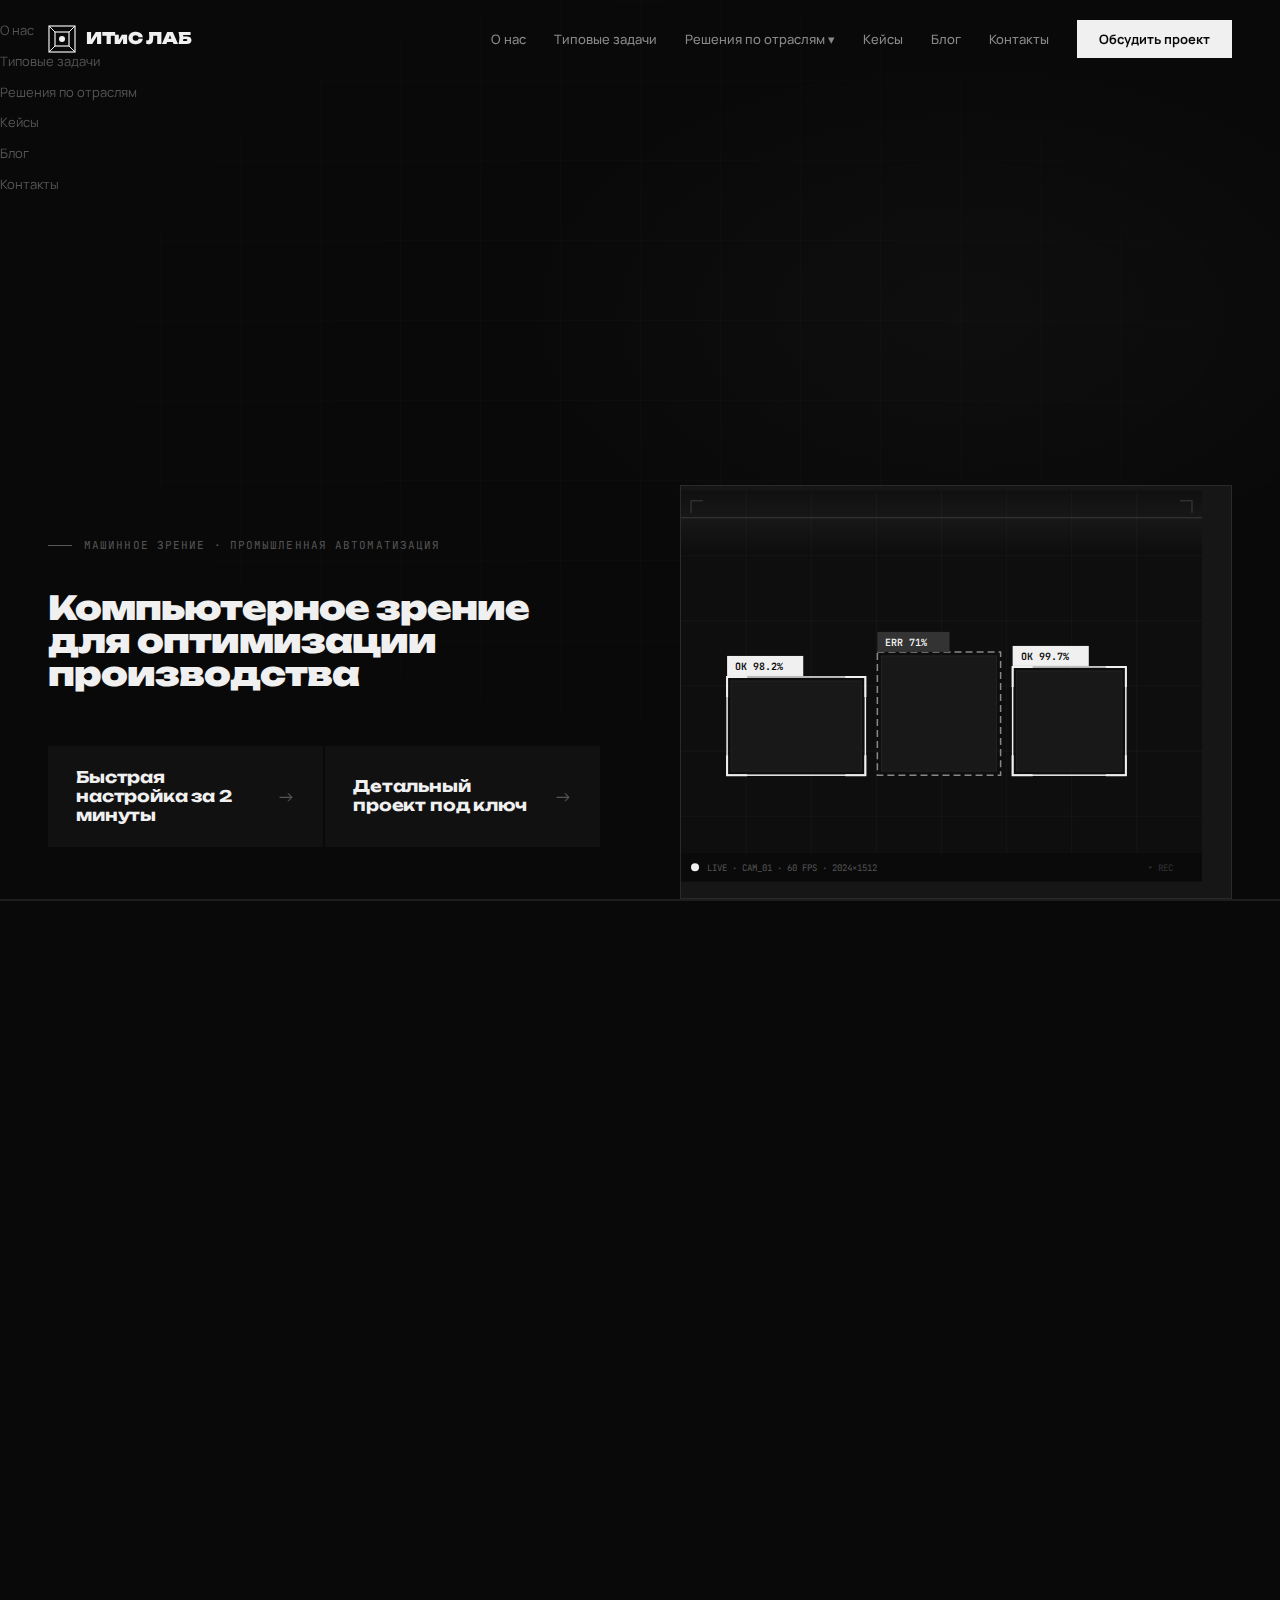
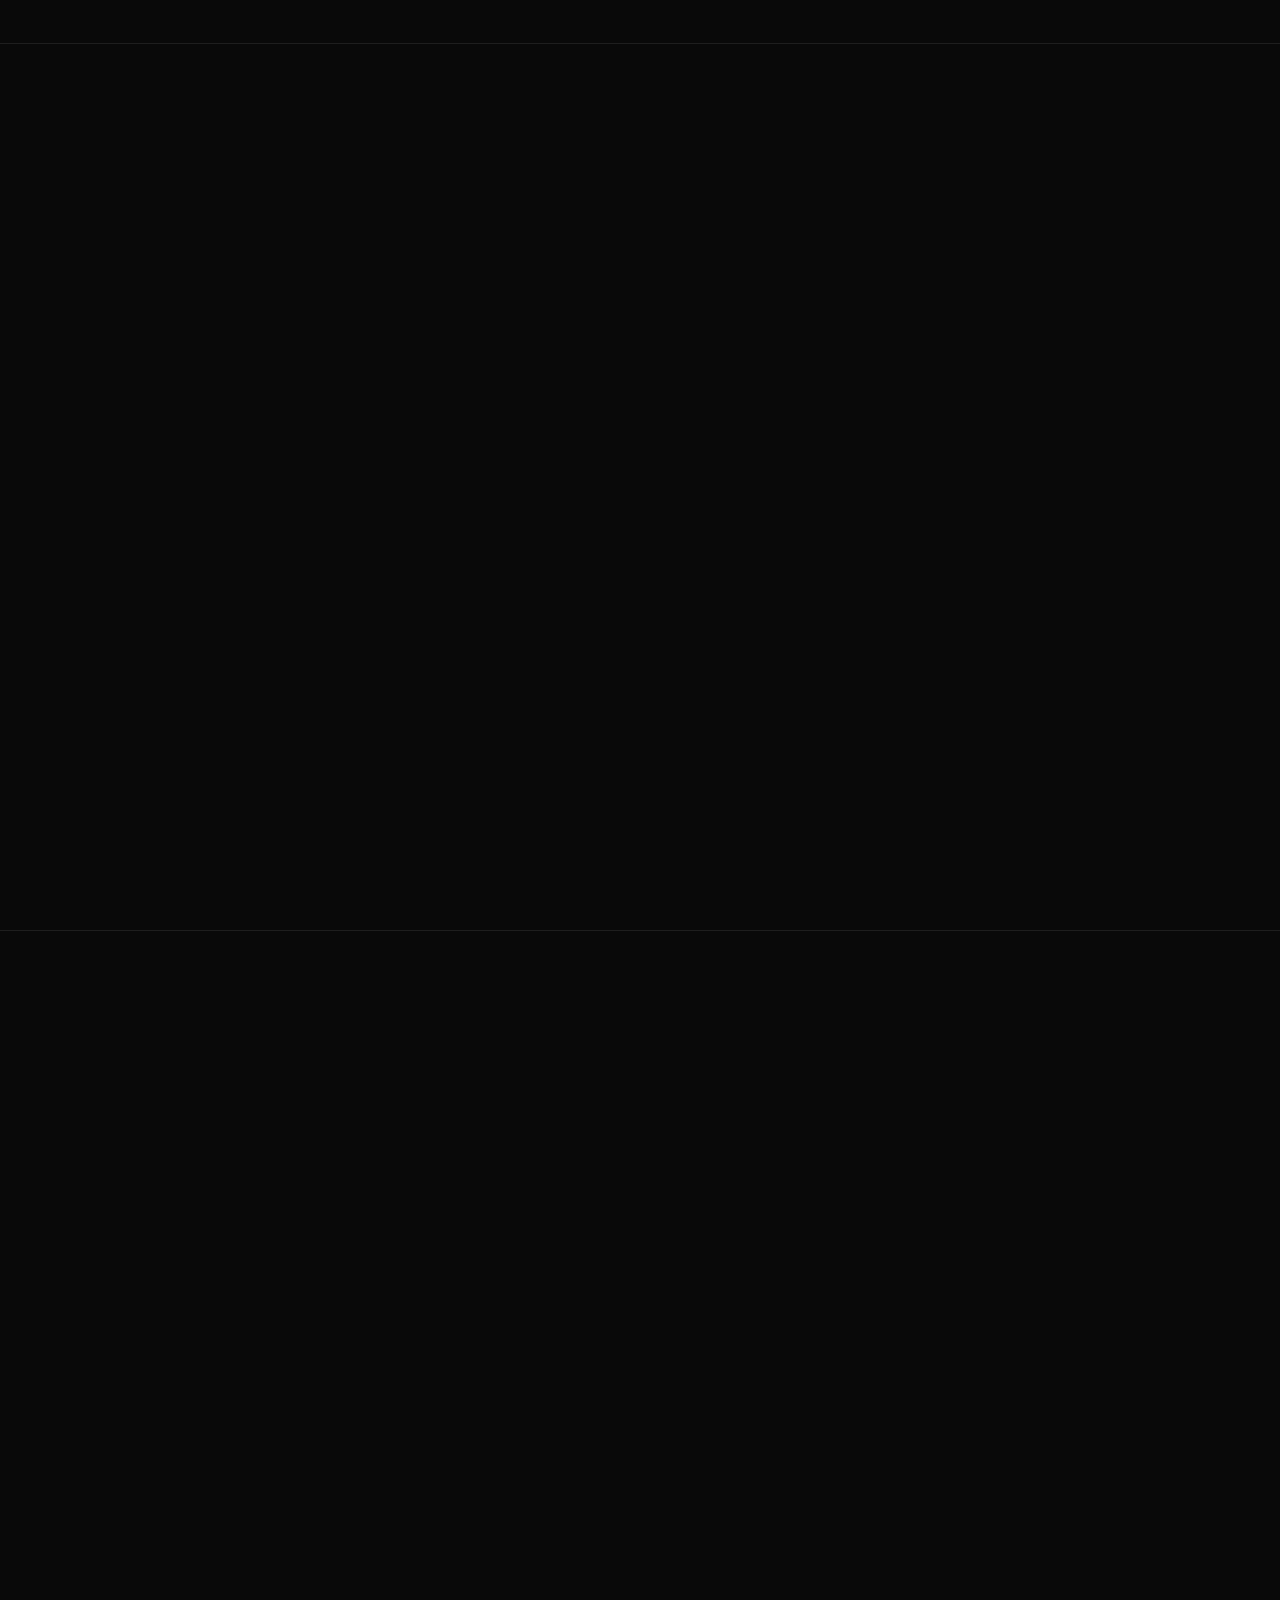
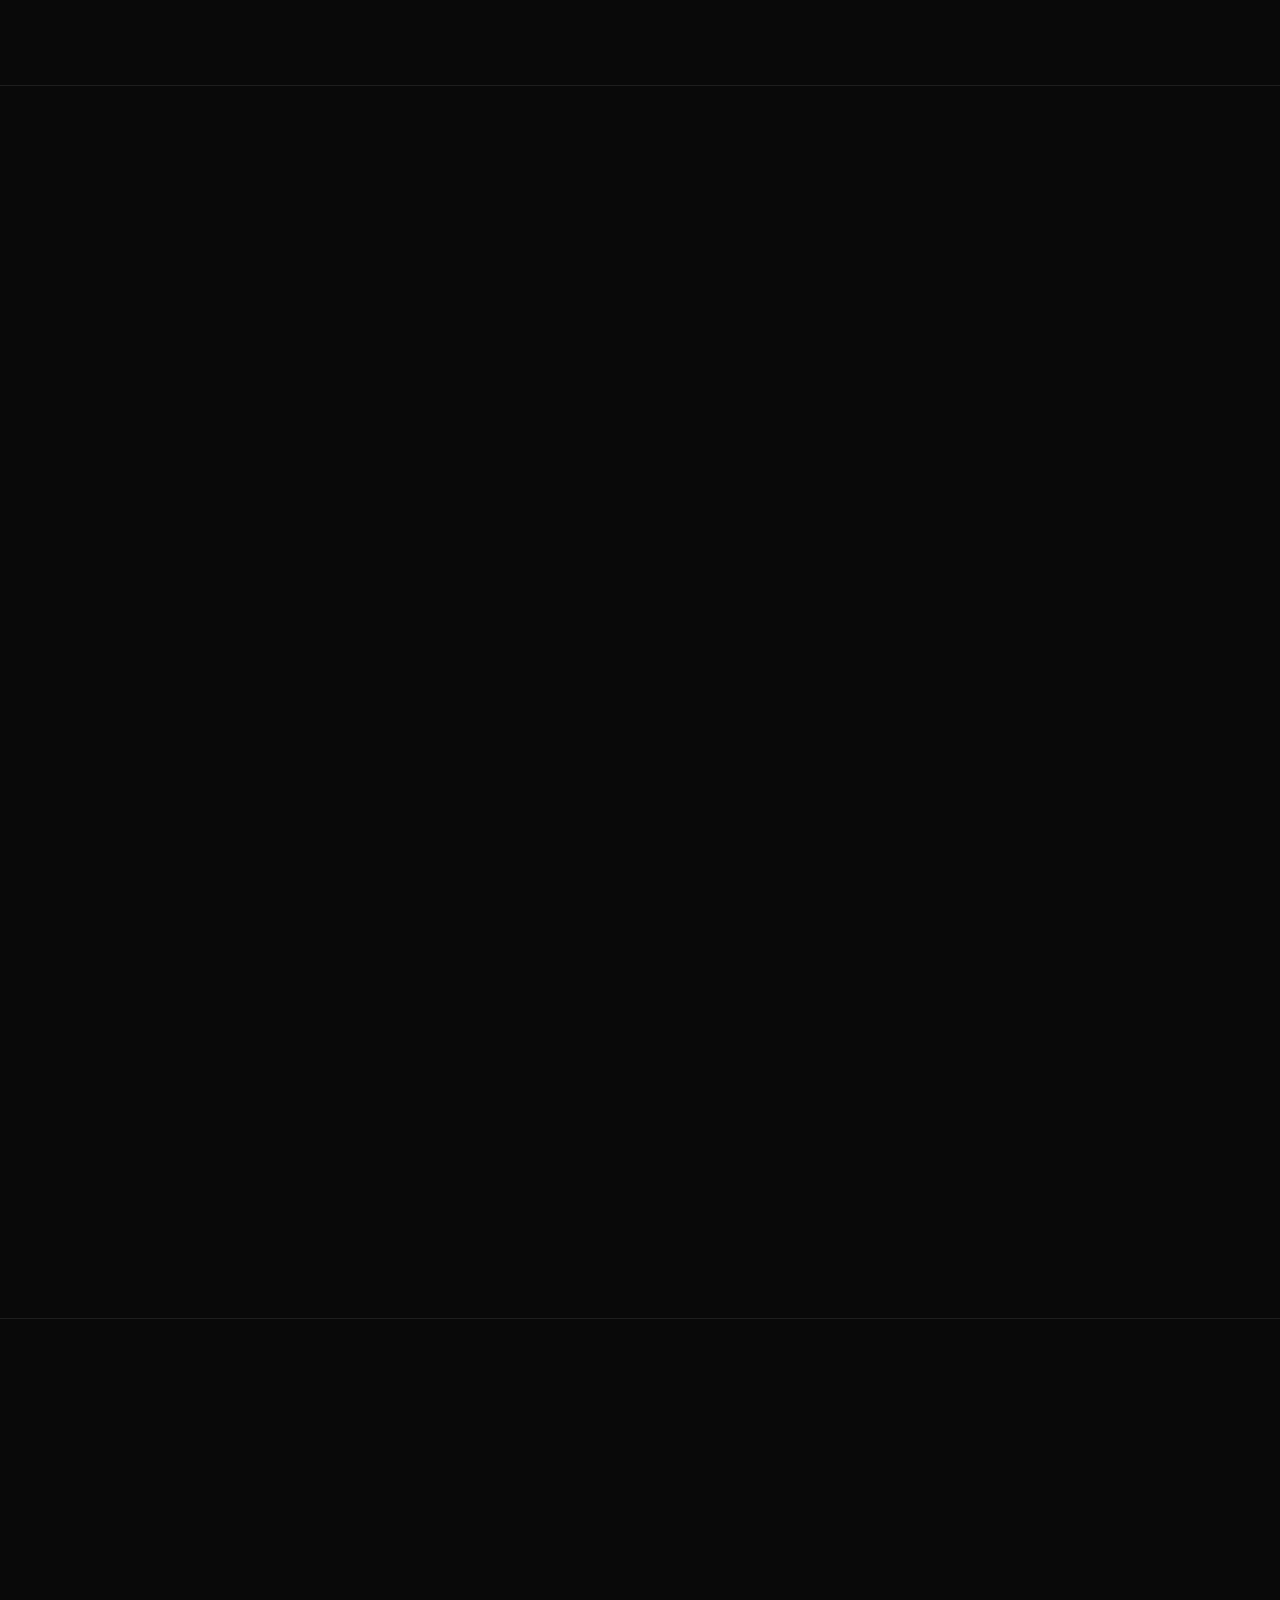
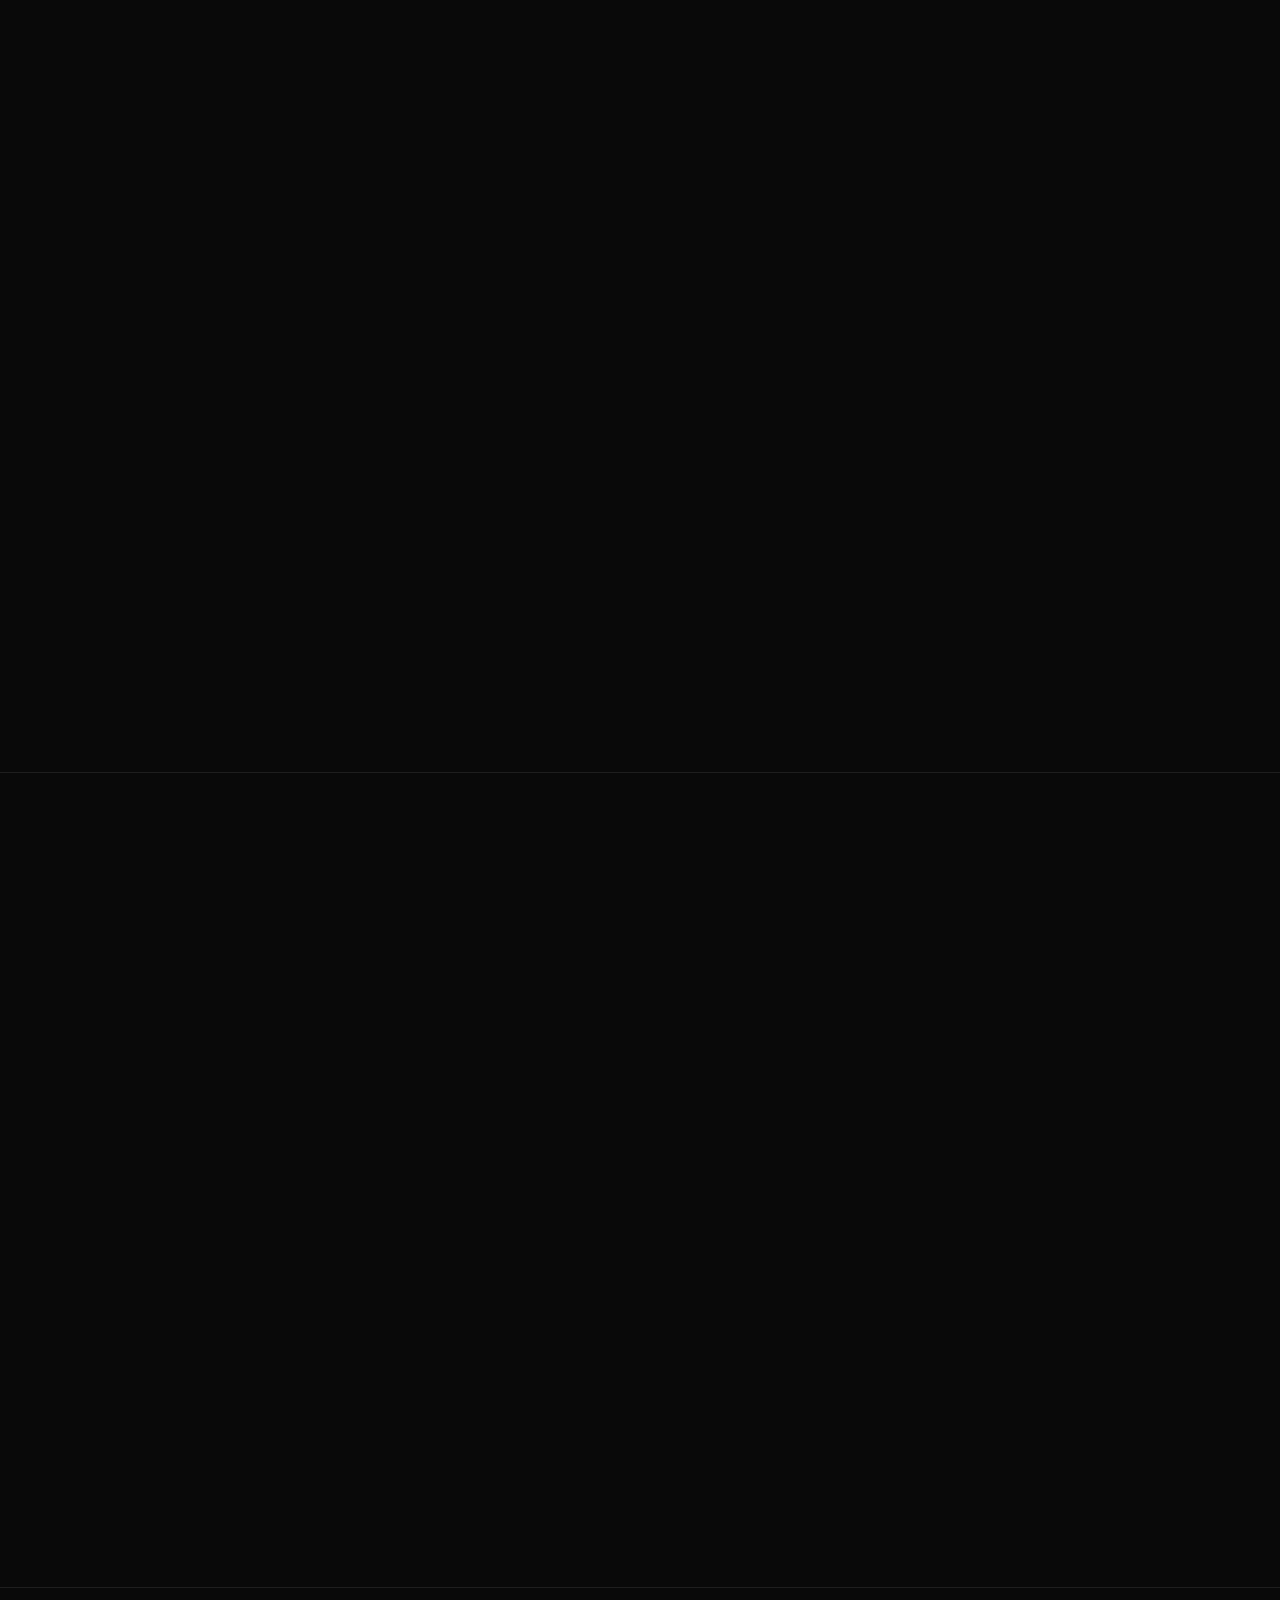
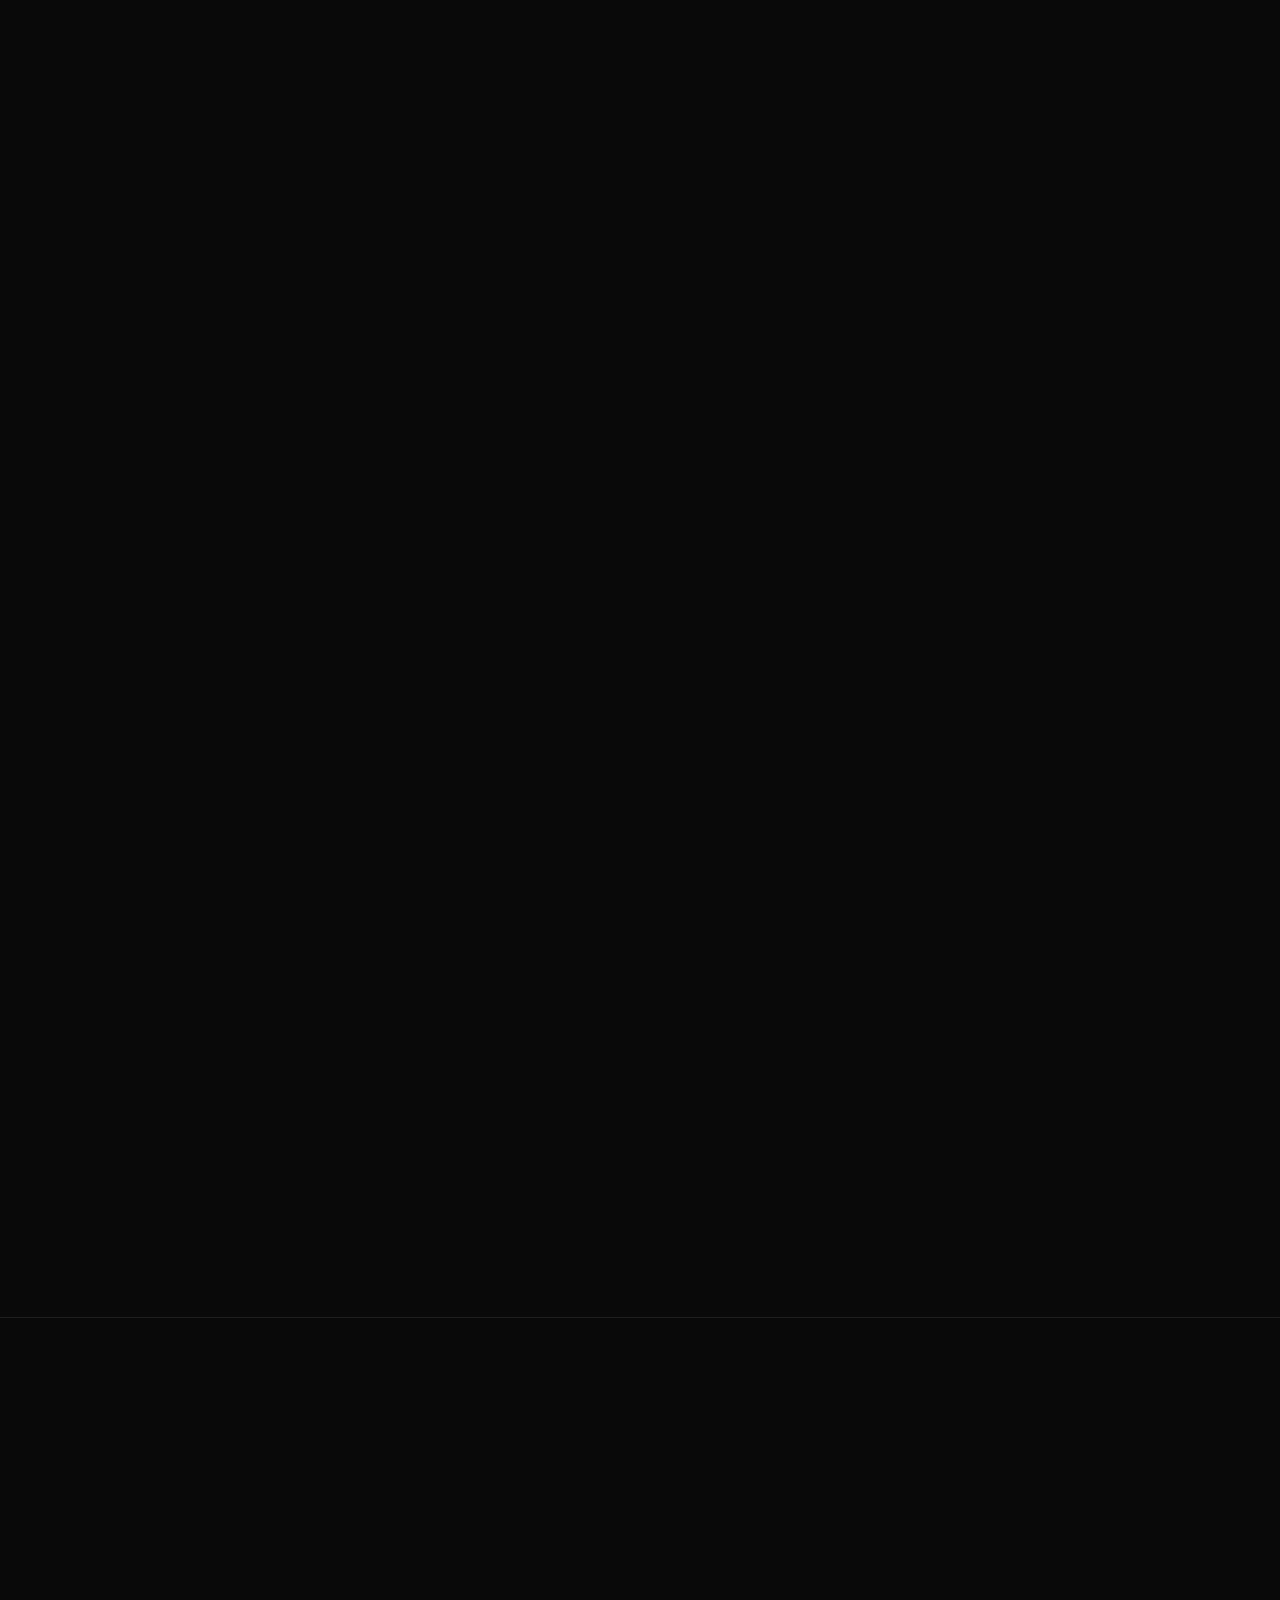
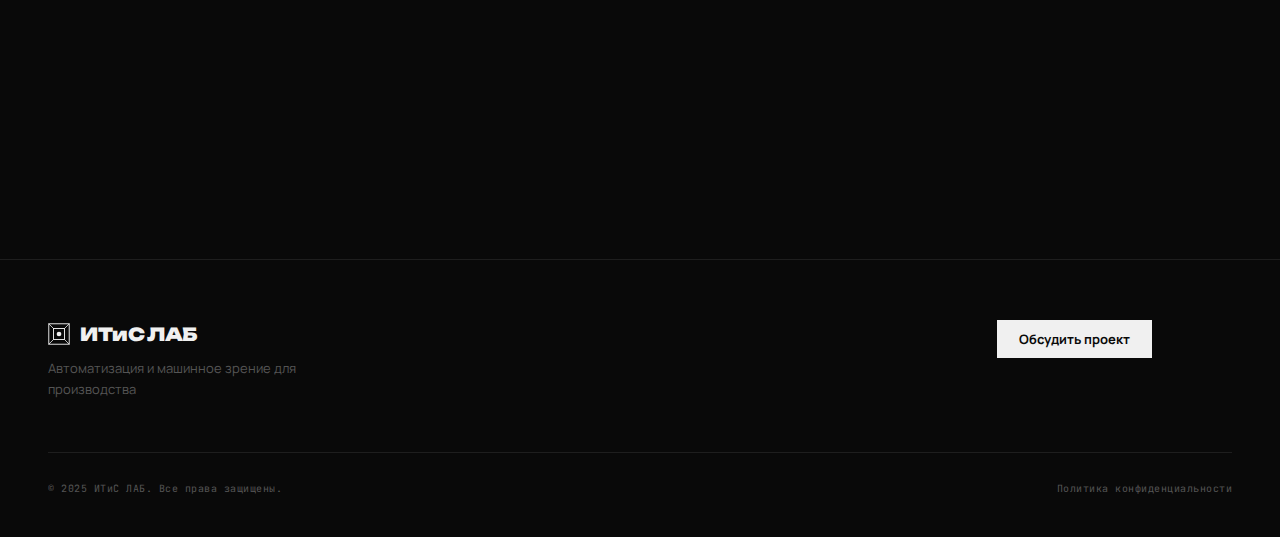
<file: index.html>
<!DOCTYPE html>
<html lang="ru">
<head>
  <meta charset="UTF-8">
  <meta name="viewport" content="width=device-width, initial-scale=1.0">
  <title>ИТиС ЛАБ — Автоматизация и машинное зрение</title>
  <meta name="description" content="ИТиС ЛАБ — системы машинного зрения и промышленной автоматизации. Контроль качества, логистика, производство. 100+ проектов, 18 отраслей.">
  <link rel="canonical" href="https://lab-itis.ru/">
  <meta property="og:title" content="ИТиС ЛАБ — Автоматизация и машинное зрение">
  <meta property="og:description" content="Системы машинного зрения для промышленности. 100+ проектов, 18 отраслей, 99% точность детекции.">
  <meta property="og:type" content="website">
  <meta property="og:url" content="https://lab-itis.ru/">
  <meta property="og:image" content="https://lab-itis.ru/assets/images/og-default.jpg">
  <meta name="twitter:card" content="summary_large_image">
  <link rel="preconnect" href="https://fonts.googleapis.com">
  <link rel="preconnect" href="https://fonts.gstatic.com" crossorigin>
  <link href="https://fonts.googleapis.com/css2?family=Unbounded:wght@700;900&family=Manrope:wght@400;500;600&family=JetBrains+Mono:wght@400;500&display=swap" rel="stylesheet">
  <link rel="stylesheet" href="css/style.css">
</head>
<body class="home-page">

<div id="nav-root"></div>
<div id="modals-root"></div>

<!-- ── HOME ── -->
<div>

  <!-- HERO -->
  <section class="hero">
    <div class="hero-bg"></div>
    <div class="hero-grid-bg"></div>
    <div class="wrap hero-inner">
      <div>
        <div class="hero-tag rv">Машинное зрение · Промышленная автоматизация</div>
        <h1 class="rv d1" style="font-size:33px">Компьютерное зрение для оптимизации производства</h1>
        <div class="hero-cta-row rv d2">
          <div class="hero-cta-card" onclick="openForm('simple')">
            <span class="hct">Быстрая настройка за 2 минуты</span>
            <span class="hca">→</span>
          </div>
          <div class="hero-cta-card" onclick="openForm('complex')">
            <span class="hct">Детальный проект под ключ</span>
            <span class="hca">→</span>
          </div>
        </div>
      </div>
      <div class="hero-mv rv d2">
        <svg viewBox="0 0 520 390" xmlns="http://www.w3.org/2000/svg" style="width:521px;height:400px;">
          <rect width="520" height="390" fill="#0E0E0E"/>
          <g stroke="#fff" stroke-opacity="0.03" stroke-width="1">
            <line x1="0" y1="65" x2="520" y2="65"/><line x1="0" y1="130" x2="520" y2="130"/>
            <line x1="0" y1="195" x2="520" y2="195"/><line x1="0" y1="260" x2="520" y2="260"/>
            <line x1="0" y1="325" x2="520" y2="325"/>
            <line x1="65" y1="0" x2="65" y2="390"/><line x1="130" y1="0" x2="130" y2="390"/>
            <line x1="195" y1="0" x2="195" y2="390"/><line x1="260" y1="0" x2="260" y2="390"/>
            <line x1="325" y1="0" x2="325" y2="390"/><line x1="390" y1="0" x2="390" y2="390"/>
            <line x1="455" y1="0" x2="455" y2="390"/>
          </g>
          <rect x="50" y="190" width="130" height="90" fill="#181818" stroke="#222" stroke-width="1"/>
          <rect x="200" y="165" width="115" height="115" fill="#181818" stroke="#222" stroke-width="1"/>
          <rect x="335" y="180" width="105" height="100" fill="#181818" stroke="#222" stroke-width="1"/>
          <rect x="46" y="186" width="138" height="98" fill="none" stroke="#F0F0F0" stroke-width="1.5"/>
          <path d="M46,206 L46,186 L66,186" stroke="#F0F0F0" stroke-width="2" fill="none"/>
          <path d="M164,186 L184,186 L184,206" stroke="#F0F0F0" stroke-width="2" fill="none"/>
          <path d="M46,264 L46,284 L66,284" stroke="#F0F0F0" stroke-width="2" fill="none"/>
          <path d="M164,284 L184,284 L184,264" stroke="#F0F0F0" stroke-width="2" fill="none"/>
          <rect x="46" y="165" width="76" height="20" fill="#F0F0F0"/>
          <text x="54" y="179" fill="#090909" font-size="10" font-family="'JetBrains Mono',monospace" font-weight="600">OK  98.2%</text>
          <rect x="196" y="161" width="123" height="123" fill="none" stroke="#888" stroke-width="1.5" stroke-dasharray="7,4"/>
          <rect x="196" y="141" width="72" height="20" fill="#333"/>
          <text x="204" y="155" fill="#F0F0F0" font-size="10" font-family="'JetBrains Mono',monospace" font-weight="600">ERR 71%</text>
          <rect x="331" y="176" width="113" height="108" fill="none" stroke="#F0F0F0" stroke-width="1.5"/>
          <path d="M331,196 L331,176 L351,176" stroke="#F0F0F0" stroke-width="2" fill="none"/>
          <path d="M424,176 L444,176 L444,196" stroke="#F0F0F0" stroke-width="2" fill="none"/>
          <path d="M331,264 L331,284 L351,284" stroke="#F0F0F0" stroke-width="2" fill="none"/>
          <path d="M424,284 L444,284 L444,264" stroke="#F0F0F0" stroke-width="2" fill="none"/>
          <rect x="331" y="155" width="76" height="20" fill="#F0F0F0"/>
          <text x="339" y="169" fill="#090909" font-size="10" font-family="'JetBrains Mono',monospace" font-weight="600">OK  99.7%</text>
          <defs>
            <linearGradient id="sg" x1="0" y1="0" x2="0" y2="1">
              <stop offset="0%" stop-color="#fff" stop-opacity="0"/>
              <stop offset="50%" stop-color="#fff" stop-opacity="0.04"/>
              <stop offset="100%" stop-color="#fff" stop-opacity="0"/>
            </linearGradient>
            <clipPath id="mvc"><rect width="520" height="390"/></clipPath>
          </defs>
          <g clip-path="url(#mvc)" class="mvscan">
            <rect x="0" y="-8" width="520" height="70" fill="url(#sg)"/>
            <line x1="0" y1="27" x2="520" y2="27" stroke="#fff" stroke-opacity="0.15" stroke-width="1"/>
          </g>
          <path d="M10,22 L10,10 L22,10" stroke="#fff" stroke-opacity="0.12" stroke-width="1.5" fill="none"/>
          <path d="M498,10 L510,10 L510,22" stroke="#fff" stroke-opacity="0.12" stroke-width="1.5" fill="none"/>
          <path d="M10,368 L10,380 L22,380" stroke="#fff" stroke-opacity="0.12" stroke-width="1.5" fill="none"/>
          <path d="M498,380 L510,380 L510,368" stroke="#fff" stroke-opacity="0.12" stroke-width="1.5" fill="none"/>
          <rect x="0" y="362" width="520" height="28" fill="#0A0A0A"/>
          <circle cx="14" cy="376" r="4" fill="#F0F0F0" class="mvblink"/>
          <text x="26" y="380" fill="#555" font-size="9" font-family="'JetBrains Mono',monospace">LIVE · CAM_01 · 60 FPS · 2024×1512</text>
          <text x="466" y="380" fill="#333" font-size="9" font-family="'JetBrains Mono',monospace">▸ REC</text>
        </svg>
      </div>
    </div>
  </section>

  <!-- 01 / EXPERTISE -->
  <section class="section" id="s-expertise">
    <div class="wrap">
      <div class="sec-hd rv">
        <div>
          <div class="mono sec-num">01 / Экспертиза</div>
          <h2>ИТиС ЛАБ в цифрах и фактах: наша экспертиза на деле</h2>
        </div>
      </div>
      <div class="stats-row rv">
        <div class="stat-cell"><div class="sv"><span class="cnt" data-t="100">0</span>+</div><div class="sl">Реализованных проектов</div></div>
        <div class="stat-cell"><div class="sv"><span class="cnt" data-t="18">0</span></div><div class="sl">Промышленных отраслей</div></div>
        <div class="stat-cell"><div class="sv">99%</div><div class="sl">Точность детекции дефектов</div></div>
        <div class="stat-cell"><div class="sv">8–14</div><div class="sl">Месяцев — срок окупаемости</div></div>
      </div>
      <div class="card rv" style="margin-top:2px;padding:44px 40px;">
        <h3 style="margin-bottom:12px;">О компании</h3>
        <p>Реализуем проекты для промышленных задач в формате пилотов и тиражирования. Участвуем в грантовых программах, развиваем собственные НИОКР и ведем эксперименты в СКБ для проверки гипотез до выхода на производство.</p>
      </div>
    </div>
  </section>

  <!-- 02 / USE CASES -->
  <section class="section" id="s-usecases">
    <div class="wrap">
      <div class="sec-hd rv">
        <div>
          <div class="mono sec-num">02 / Применение</div>
          <h2>Где ИТиС ЛАБ раскрывает потенциал: от контроля качества до логистики</h2>
        </div>
      </div>
      <div class="rv">
        <div class="tabs-row">
          <button class="tab on" data-tab="uc1">Контроль качества</button>
          <button class="tab" data-tab="uc2">Логистика</button>
          <button class="tab" data-tab="uc3">Производство</button>
        </div>
        <div id="uc1" class="tabp on g3"></div>
        <div id="uc2" class="tabp g3"></div>
        <div id="uc3" class="tabp g3"></div>
      </div>
      <div style="margin-top:40px;" class="rv">
        <a href="tasks.html" class="btn btn-g">Больше типовых задач →</a>
      </div>
    </div>
  </section>

  <!-- 03 / PARTNERS -->
  <section class="section" id="s-partners">
    <div class="wrap">
      <div class="sec-hd rv">
        <div>
          <div class="mono sec-num">03 / Партнёры</div>
          <h2>Наши партнёры</h2>
        </div>
      </div>
    </div>
    <div class="partners-ticker rv">
      <div class="partners-track">
        <div class="partner-logo">Партнёр 01</div>
        <div class="partner-logo">Партнёр 02</div>
        <div class="partner-logo">Партнёр 03</div>
        <div class="partner-logo">Партнёр 04</div>
        <div class="partner-logo">Партнёр 05</div>
        <div class="partner-logo">Партнёр 06</div>
        <div class="partner-logo">Партнёр 07</div>
        <div class="partner-logo">Партнёр 08</div>
        <!-- Дублируем для бесшовного скролла -->
        <div class="partner-logo">Партнёр 01</div>
        <div class="partner-logo">Партнёр 02</div>
        <div class="partner-logo">Партнёр 03</div>
        <div class="partner-logo">Партнёр 04</div>
        <div class="partner-logo">Партнёр 05</div>
        <div class="partner-logo">Партнёр 06</div>
        <div class="partner-logo">Партнёр 07</div>
        <div class="partner-logo">Партнёр 08</div>
      </div>
    </div>
  </section>

  <!-- 04 / FORM -->
  <section class="section" id="s-form">
    <div class="wrap">
      <div class="sec-hd rv">
        <div>
          <div class="mono sec-num">04 / Заявка</div>
          <h2>Рассчитайте персональное предложение ИТиС ЛАБ</h2>
        </div>
      </div>
      <div class="form-wrap rv">
        <div>
          <p style="font-size:17px;color:var(--m2);margin-bottom:36px;max-width:360px;">Расскажите нам о своей задаче — мы поможем её решить!</p>
          <div style="display:flex;flex-direction:column;gap:20px;">
            <div><div class="mono" style="margin-bottom:6px;">Пилот за 2 недели</div><p style="font-size:14px;">—</p></div>
            <div><div class="mono" style="margin-bottom:6px;">Ответ за 24 часа</div><p style="font-size:14px;">—</p></div>
          </div>
        </div>
        <form novalidate onsubmit="return false;">
          <div class="form-body">
            <div class="fld"><label>Ваше имя</label><input type="text" autocomplete="name"></div>
            <div class="fld"><label>Email</label><input type="email" autocomplete="email"></div>
            <div class="fld"><label>Телефон</label><input type="tel" autocomplete="tel"></div>
            <div class="fld"><label>Комментарий</label><textarea rows="3"></textarea></div>
            <div class="fld"><label>Прикрепить файл</label><input type="file"></div>
          </div>
          <div class="cb-row"><input type="checkbox" id="cb1" required><label for="cb1">Соглашаюсь на обработку персональных данных</label></div>
          <div class="cb-row" style="margin-top:10px;"><input type="checkbox" id="cb2"><label for="cb2">Согласен на получение рекламных рассылок</label></div>
          <button type="submit" class="form-submit">Получить предложение</button>
        </form>
      </div>
    </div>
  </section>

  <!-- 05 / CONSULT CTA -->
  <section class="section" style="padding:0;border:none;">
    <div class="wrap">
      <div class="cta-strip rv">
        <h2>Проконсультируем по вашей задаче без обязательств</h2>
        <button class="btn btn-w" onclick="openForm('simple')">Оставить заявку</button>
      </div>
    </div>
  </section>

  <!-- 06 / ROI -->
  <section class="section" id="s-roi">
    <div class="wrap">
      <div class="sec-hd rv">
        <div>
          <div class="mono sec-num">06 / Отличия</div>
          <h2>Почему ИТиС ЛАБ окупается быстрее альтернатив</h2>
        </div>
      </div>
      <!-- Roadmap diagram — animated -->
      <div class="roadmap-wrap rv" id="roadmapWrap">
        <div class="roadmap-timeline">
          <div class="roadmap-line-bg"></div>
          <div class="roadmap-line" id="roadmapLine"></div>
          <div class="roadmap-points" id="roadmapPoints"></div>
        </div>
        <div class="roadmap-descriptions" id="roadmapDescs"></div>
      </div>
    </div>
  </section>

  <!-- 07 / DEMO CTA -->
  <section class="section" style="padding:0;border:none;">
    <div class="wrap">
      <div class="cta-strip rv">
        <h2>Увидеть ИТиС ЛАБ в деле под вашу задачу</h2>
        <button class="btn btn-w" onclick="openForm('simple')">Запросить демонстрацию</button>
      </div>
    </div>
  </section>

  <!-- 08 / CASES -->
  <section class="section" id="s-cases">
    <div class="wrap">
      <div class="sec-hd rv">
        <div>
          <div class="mono sec-num">08 / Кейсы</div>
          <h2>Как мы решили реальные задачи клиентов</h2>
        </div>
        <a href="cases.html" class="btn btn-g">Все кейсы →</a>
      </div>
      <div class="portfolio-grid rv">
        <div class="pc">
          <div class="pc-img"><div class="pc-img-g"></div><div class="pc-badge">МАШИНОСТРОЕНИЕ</div></div>
          <div class="pc-body"><div class="pc-title">Кейс 1</div><div class="pc-desc">—</div></div>
        </div>
        <div class="pc">
          <div class="pc-img"><div class="pc-img-g"></div><div class="pc-badge">ЛОГИСТИКА</div></div>
          <div class="pc-body"><div class="pc-title">Кейс 2</div><div class="pc-desc">—</div></div>
        </div>
        <div class="pc">
          <div class="pc-img"><div class="pc-img-g"></div><div class="pc-badge">ФАРМАЦЕВТИКА</div></div>
          <div class="pc-body"><div class="pc-title">Кейс 3</div><div class="pc-desc">—</div></div>
        </div>
      </div>
    </div>
  </section>

  <!-- 09 / STAGES -->
  <section class="section" id="s-stages">
    <div class="wrap">
      <div class="sec-hd rv">
        <div>
          <div class="mono sec-num">09 / Методология</div>
          <h2>Этапы внедрения ИТиС ЛАБ. От старта до результата: ваш путь</h2>
        </div>
      </div>
      <div class="stage-list rv">
        <div class="si"><div class="si-num">01</div><div><div class="si-time">3–5 рабочих дней</div><h3>Плейсхолдер этапа</h3><p style="margin-top:8px;">—</p></div></div>
        <div class="si"><div class="si-num">02</div><div><div class="si-time">2–4 недели</div><h3>Плейсхолдер этапа</h3><p style="margin-top:8px;">—</p></div></div>
        <div class="si"><div class="si-num">03</div><div><div class="si-time">1–2 недели</div><h3>Плейсхолдер этапа</h3><p style="margin-top:8px;">—</p></div></div>
        <div class="si"><div class="si-num">04</div><div><div class="si-time">Постоянно</div><h3>Плейсхолдер этапа</h3><p style="margin-top:8px;">—</p></div></div>
      </div>
    </div>
  </section>

  <!-- 10 / PRICING CTA -->
  <section class="section" style="padding:0;border:none;">
    <div class="wrap">
      <div class="cta-strip rv">
        <h2>Инвестиции в ИТиС ЛАБ: прозрачный расчёт под вашу конфигурацию</h2>
        <button class="btn btn-w" onclick="openForm('complex')">Получить точное КП и расчёт стоимости</button>
      </div>
    </div>
  </section>

  <!-- 11 / CONTACTS -->
  <section class="section" id="s-contacts">
    <div class="wrap">
      <div class="sec-hd rv">
        <div>
          <div class="mono sec-num">11 / Контакты</div>
          <h2>Связь с командой ИТиС ЛАБ: обсудим ваш проект</h2>
        </div>
      </div>
      <div class="contacts-row rv">
        <div class="cc"><div class="cc-type">Телефон</div><a href="tel:+70000000000" class="cc-val">+7 (000) 000-00-00</a></div>
        <div class="cc"><div class="cc-type">Email</div><a href="mailto:info@lab-itis.ru" class="cc-val">info@lab-itis.ru</a></div>
        <div class="cc"><div class="cc-type">Адрес</div><div class="cc-val">—</div></div>
      </div>
    </div>
  </section>

</div>

<div id="footer-root"></div>

<script src="js/data.js"></script>
<script src="js/components.js"></script>
<script src="js/main.js"></script>
<script>
  initComponents();
  initPage();

  // ── ROADMAP ANIMATION ──
  const ROADMAP_ITEMS = [
    { label: 'КП за 24 часа',        desc: 'Составляем коммерческое предложение за 24 часа после вашего запроса — без лишних согласований.' },
    { label: 'Пилот за 2 недели',    desc: 'Запускаем рабочий прототип на вашем производстве в срок до 2 недель — вы видите результат до оплаты полного проекта.' },
    { label: '99% точность',         desc: 'Наши модели достигают 99% точности детекции дефектов в промышленных условиях благодаря специализированным датасетам.' },
    { label: 'Окупаемость 8–14 мес', desc: 'Средний срок окупаемости внедрения — 8–14 месяцев. Считаем ROI совместно с вами ещё на этапе пилота.' },
    { label: 'Интеграция с MES/SCADA', desc: 'Система встраивается в существующую инфраструктуру: MES, SCADA, ERP — без замены оборудования.' },
  ];

  function initRoadmap() {
    const wrap = document.getElementById('roadmapWrap');
    const pointsEl = document.getElementById('roadmapPoints');
    const descsEl = document.getElementById('roadmapDescs');
    const lineEl = document.getElementById('roadmapLine');
    if (!wrap || !pointsEl) return;

    // Build HTML
    pointsEl.innerHTML = ROADMAP_ITEMS.map((item, i) => `
      <div class="rm-point-wrap" style="left:${(i / (ROADMAP_ITEMS.length - 1)) * 100}%">
        <div class="rm-dot" id="rmd${i}"></div>
        <div class="rm-label">${item.label}</div>
      </div>`).join('');

    descsEl.innerHTML = ROADMAP_ITEMS.map((item, i) => `
      <div class="rm-desc" id="rmdc${i}">
        <div class="rm-desc-num">0${i + 1}</div>
        <div class="rm-desc-text">${item.desc}</div>
      </div>`).join('');

    // Animate when visible
    const obs = new IntersectionObserver(entries => {
      entries.forEach(e => {
        if (!e.isIntersecting) return;
        obs.unobserve(e.target);
        let current = 0;
        function showNext() {
          if (current >= ROADMAP_ITEMS.length) return;
          // Animate line progress
          lineEl.style.width = `${(current / (ROADMAP_ITEMS.length - 1)) * 100}%`;
          // Activate dot
          const dot = document.getElementById('rmd' + current);
          if (dot) { dot.classList.add('active'); }
          // Show desc
          const desc = document.getElementById('rmdc' + current);
          if (desc) { desc.classList.add('active'); }
          current++;
          if (current < ROADMAP_ITEMS.length) {
            setTimeout(showNext, 700);
          } else {
            lineEl.style.width = '100%';
          }
        }
        setTimeout(showNext, 400);
      });
    }, { threshold: 0.3 });
    obs.observe(wrap);
  }

  initRoadmap();
</script>
</body>
</html>
</file>
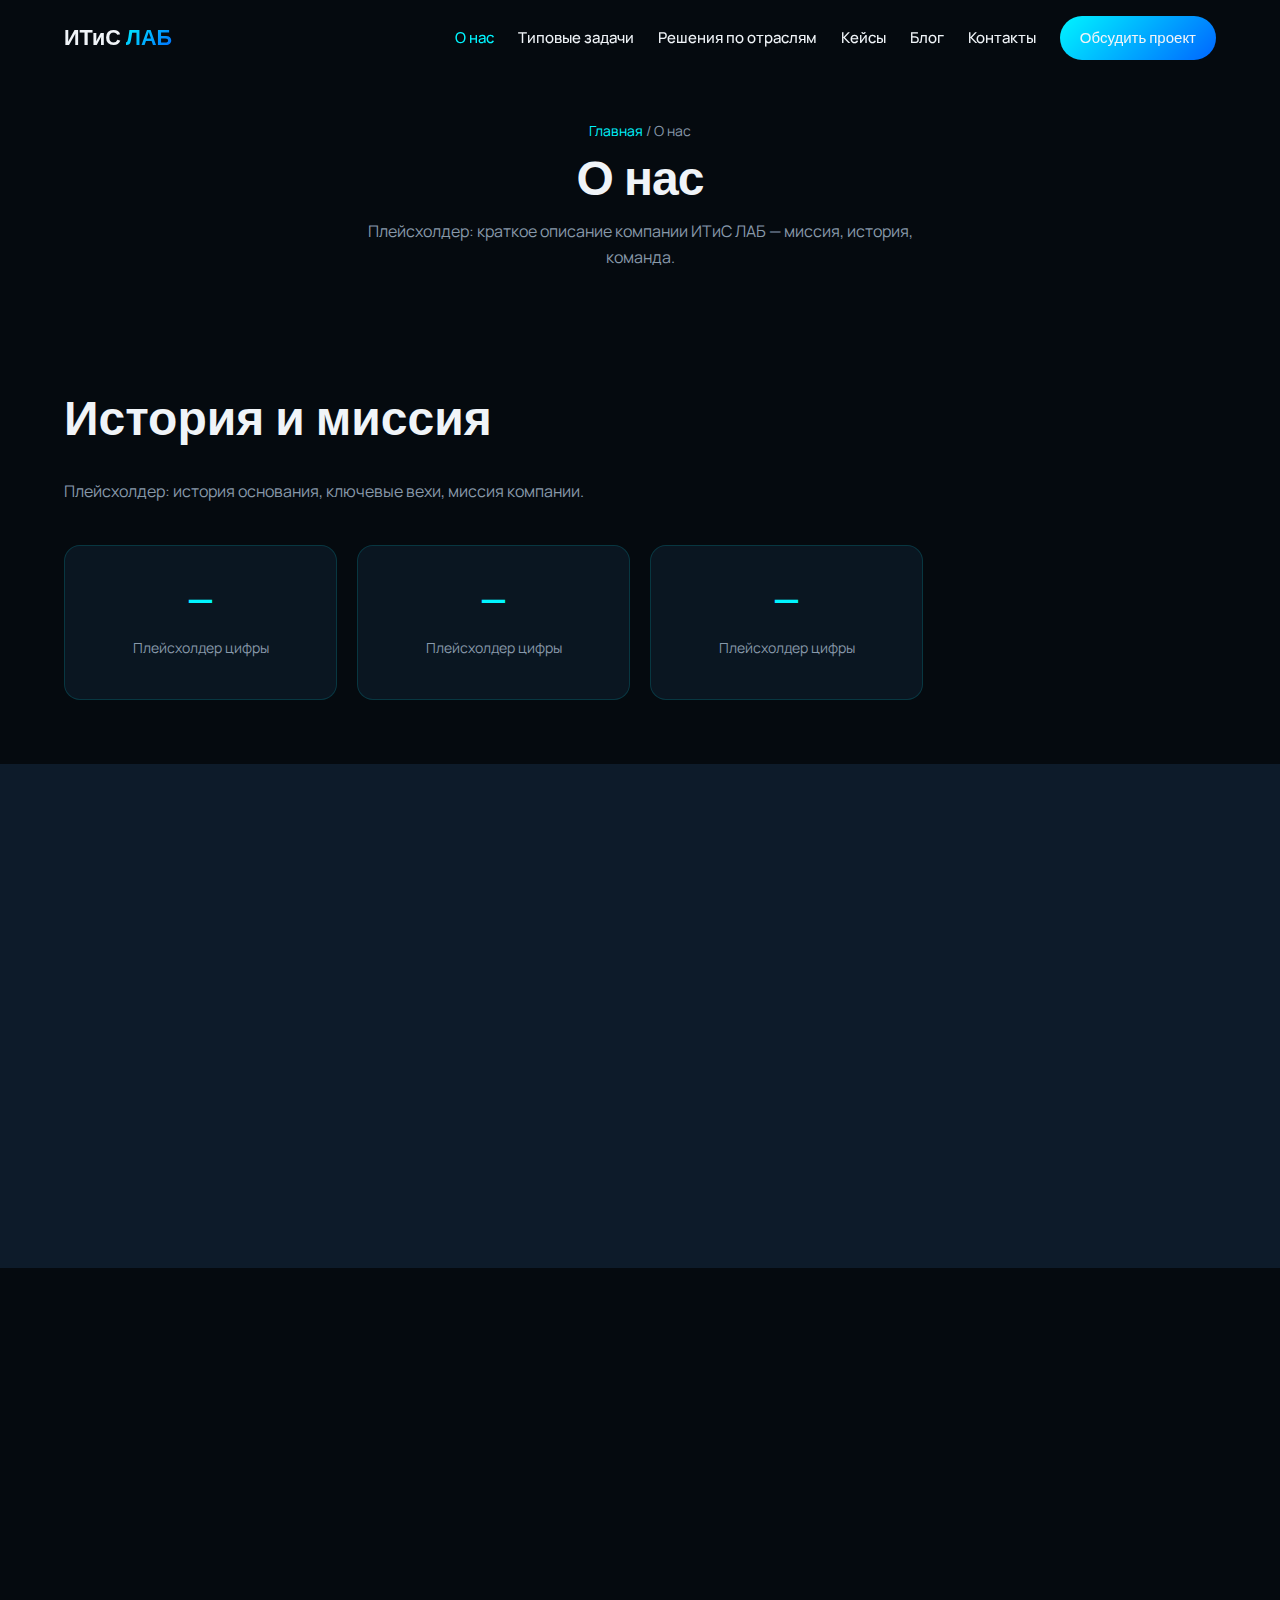
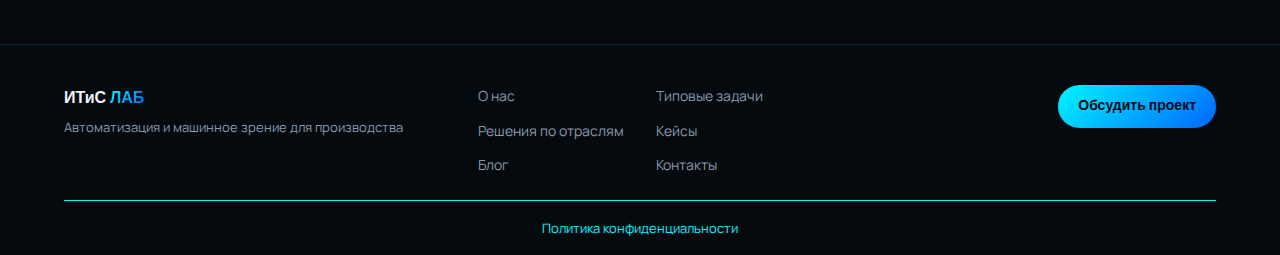
<file: about/index.html>
<!DOCTYPE html>
<html lang="ru">
<head>
  <meta charset="UTF-8">
  <meta name="viewport" content="width=device-width, initial-scale=1.0">
  <title>Перенаправление...</title>
  <meta http-equiv="refresh" content="0; url=/about.html">
  <link rel="canonical" href="/about/">
  <script>
    window.location.replace('/about.html' + window.location.search + window.location.hash);
  </script>
</head>
<body></body>
</html>
</file>
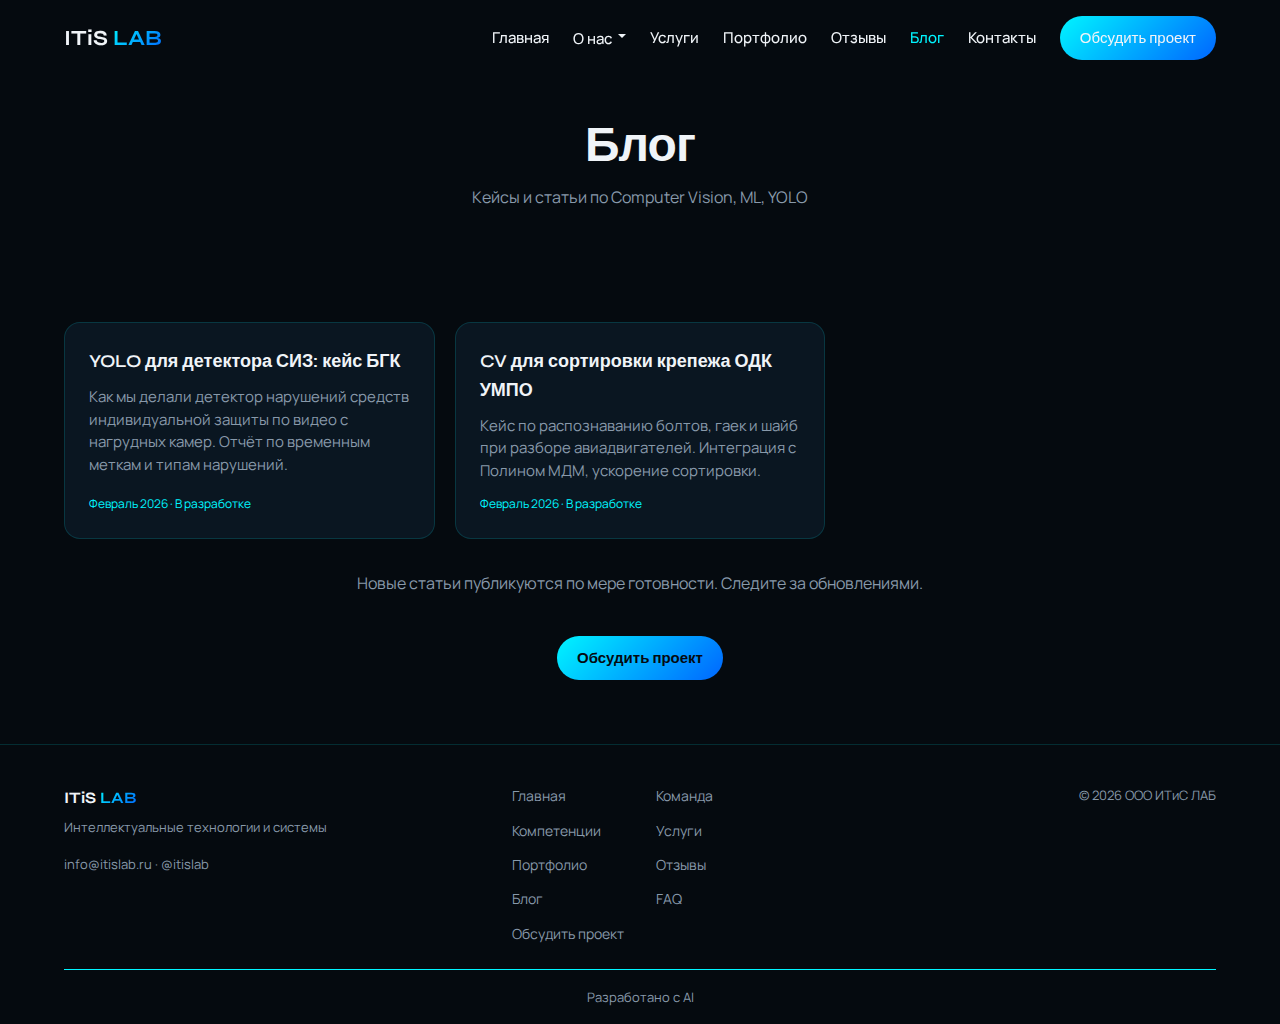
<file: blog/index.html>
<!DOCTYPE html>
<html lang="ru">
<head>
  <meta charset="UTF-8">
  <meta name="viewport" content="width=device-width, initial-scale=1.0">
  <title>Блог | ООО ИТиС ЛАБ — Кейсы CV, ML, YOLO</title>
  <meta name="description" content="Статьи и кейсы ООО ИТиС ЛАБ: Computer Vision, YOLO, детектор СИЗ, крепёж ОДК УМПО, нефтяные долота. B2B разработка с ИИ.">
  <meta name="keywords" content="блог ИТиС ЛАБ, YOLO кейс, Computer Vision, детектор СИЗ, CV производство">
  <link rel="canonical" href="https://lab-itis.ru/blog/">
  <link rel="preconnect" href="https://fonts.googleapis.com">
  <link rel="preconnect" href="https://fonts.gstatic.com" crossorigin>
  <link href="https://fonts.googleapis.com/css2?family=JetBrains+Mono&family=Manrope&family=Syne:wght@400;600;700&display=swap" rel="stylesheet">
  <link rel="stylesheet" href="/styles.css">
  <style>
    .blog-cards { display: grid; grid-template-columns: repeat(auto-fill, minmax(320px, 1fr)); gap: 20px; }
    .blog-card {
      background: var(--glass);
      border: 1px solid var(--glass-border);
      border-radius: 16px;
      padding: 24px;
      transition: box-shadow 0.3s, border-color 0.3s, transform 0.3s;
      display: flex; flex-direction: column;
      text-decoration: none; color: inherit;
    }
    .blog-card:hover {
      box-shadow: var(--shadow-glow);
      border-color: rgba(0, 245, 255, 0.3);
      transform: translateY(-2px);
    }
    .blog-card h3 { font-size: 1.125rem; margin: 0 0 10px; color: var(--text); }
    .blog-card .thesis { font-size: 0.9375rem; color: var(--text-muted); margin: 0 0 12px; line-height: 1.5; flex: 1; }
    .blog-card .meta { font-size: 0.75rem; color: var(--accent); }
  </style>
</head>
<body>
  <nav class="navbar" id="navbar">
    <div class="container">
      <a href="/" class="logo">ITiS <span>LAB</span></a>
      <div class="nav-links">
        <a href="/">Главная</a>
        <div class="nav-dropdown" id="aboutDropdown">
          <button type="button" class="dropdown-trigger" aria-expanded="false" aria-haspopup="true">О нас</button>
          <div class="dropdown-menu"><a href="/team/">Команда</a><a href="/competencies/">Компетенции</a></div>
        </div>
        <a href="/#services">Услуги</a>
        <a href="/portfolio/">Портфолио</a>
        <a href="/testimonials/">Отзывы</a>
        <a href="/blog/" class="active">Блог</a>
        <a href="/#quiz">Контакты</a>
        <a href="/#quiz" class="btn-cta">Обсудить проект</a>
      </div>
      <button class="burger" id="burger" aria-label="Меню"><span></span><span></span><span></span></button>
    </div>
    <div class="mobile-menu" id="mobileMenu">
      <a href="/">Главная</a><a href="/team/">Команда</a><a href="/competencies/">Компетенции</a><a href="/#services">Услуги</a><a href="/portfolio/">Портфолио</a><a href="/testimonials/">Отзывы</a><a href="/blog/">Блог</a><a href="/#quiz">Контакты</a><a href="/#quiz" class="btn-cta">Обсудить проект</a>
    </div>
  </nav>

  <header class="page-hero">
    <div class="container">
      <h1 class="reveal">Блог</h1>
      <p class="reveal" style="color:var(--text-muted);margin:0;">Кейсы и статьи по Computer Vision, ML, YOLO</p>
    </div>
  </header>

  <main class="section">
    <div class="container">
      <div class="blog-cards reveal">
        <a href="/blog/siz-detector-bgk/" class="blog-card">
          <h3>YOLO для детектора СИЗ: кейс БГК</h3>
          <p class="thesis">Как мы делали детектор нарушений средств индивидуальной защиты по видео с нагрудных камер. Отчёт по временным меткам и типам нарушений.</p>
          <span class="meta">Февраль 2026 · В разработке</span>
        </a>
        <a href="/blog/cv-fastener-odk/" class="blog-card">
          <h3>CV для сортировки крепежа ОДК УМПО</h3>
          <p class="thesis">Кейс по распознаванию болтов, гаек и шайб при разборе авиадвигателей. Интеграция с Полином МДМ, ускорение сортировки.</p>
          <span class="meta">Февраль 2026 · В разработке</span>
        </a>
      </div>
      <p style="text-align:center;color:var(--text-muted);margin-top:32px;" class="reveal">Новые статьи публикуются по мере готовности. Следите за обновлениями.</p>
      <div class="reveal" style="text-align:center;margin-top:40px;">
        <a href="/#quiz" class="btn-cta">Обсудить проект</a>
      </div>
    </div>
  </main>

  <footer>
    <div class="container">
      <div class="footer-grid">
        <div><div class="footer-logo">ITiS <span>LAB</span></div><p class="footer-tagline">Интеллектуальные технологии и системы</p><p class="footer-tagline" style="margin-top:8px;">info@itislab.ru · @itislab</p></div>
        <div class="footer-nav">
          <a href="/">Главная</a><a href="/team/">Команда</a><a href="/competencies/">Компетенции</a><a href="/#services">Услуги</a><a href="/portfolio/">Портфолио</a><a href="/testimonials/">Отзывы</a><a href="/blog/">Блог</a><a href="/#faq">FAQ</a><a href="/#quiz">Обсудить проект</a>
        </div>
        <div class="footer-right"><p>© 2026 ООО ИТиС ЛАБ</p></div>
      </div>
      <div class="footer-bar"><span>Разработано с AI</span></div>
    </div>
  </footer>
  <script src="/scripts.js" defer></script>
</body>
</html>
</file>
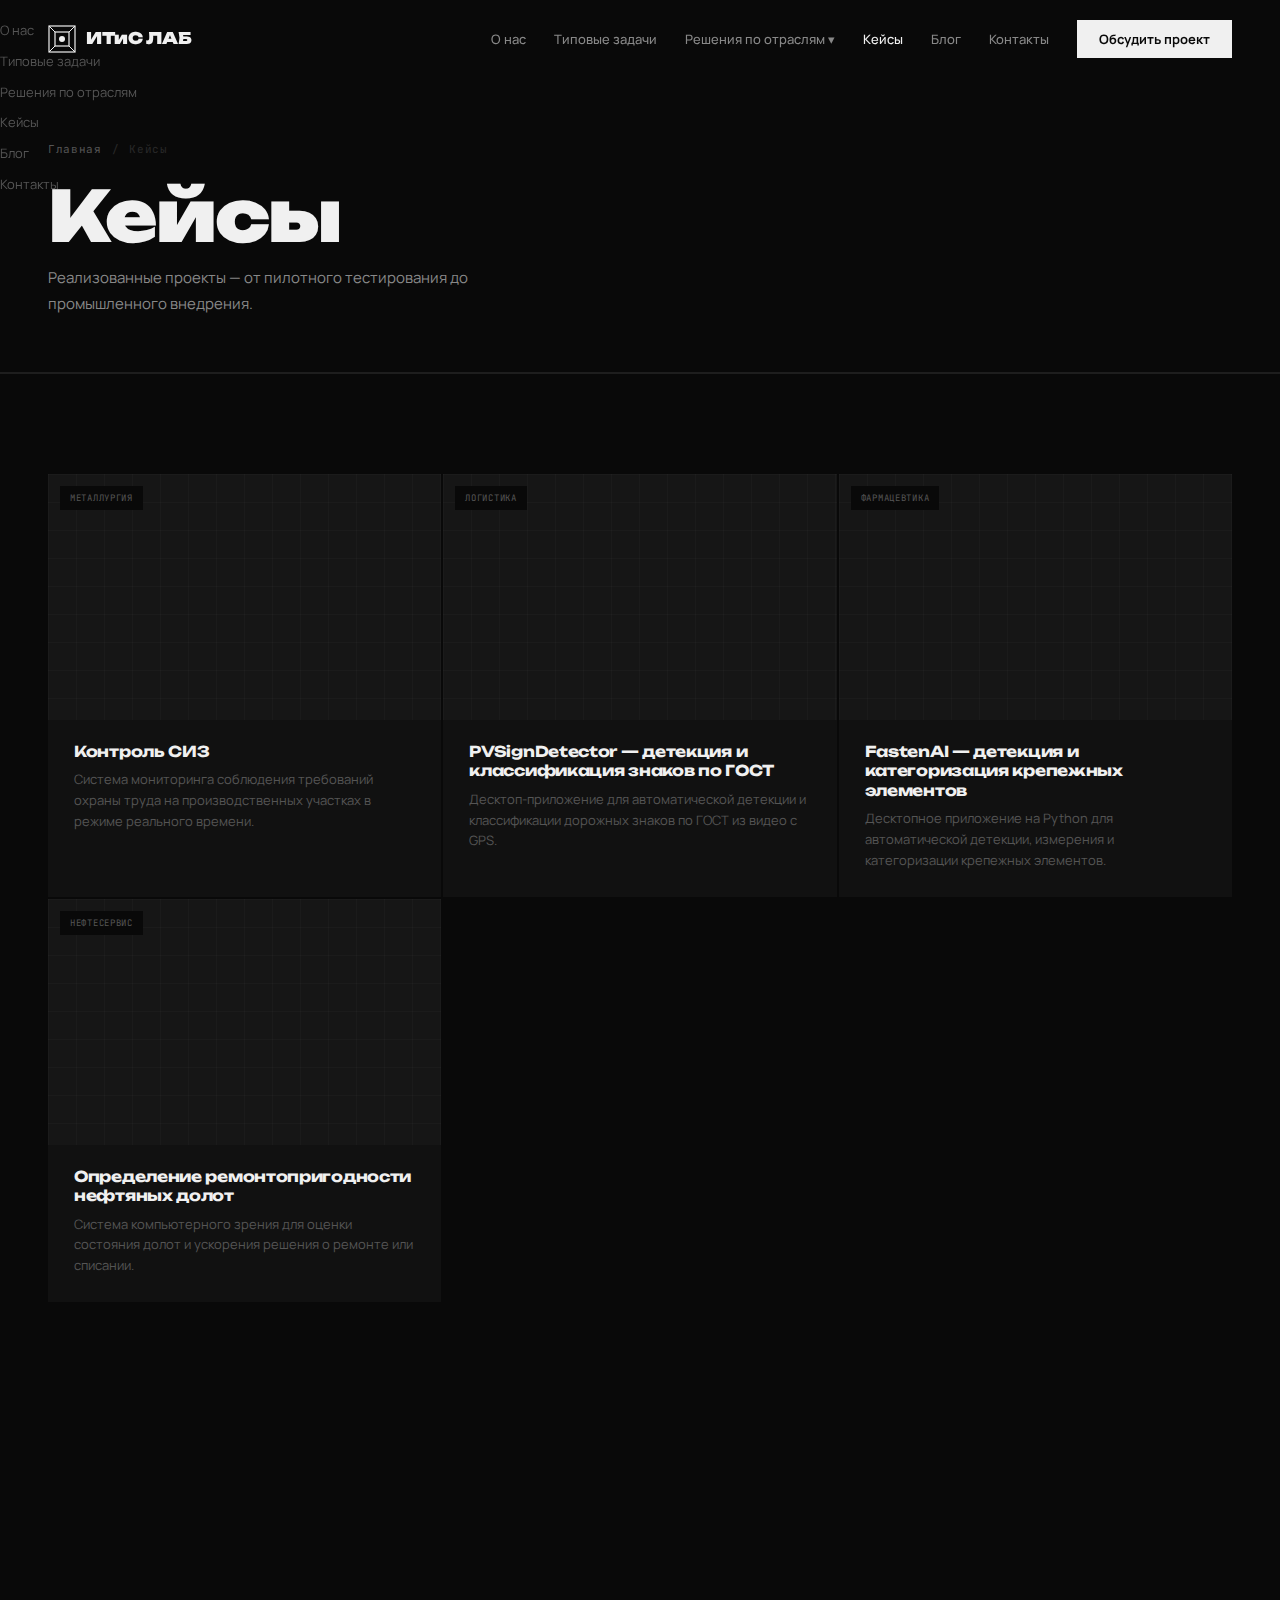
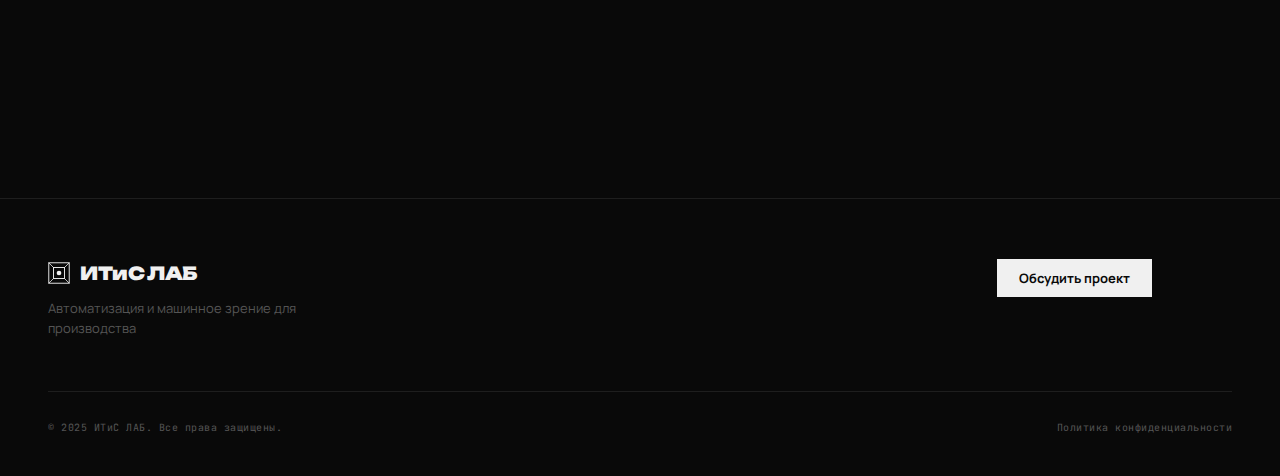
<file: cases/index.html>
<!DOCTYPE html>
<html lang="ru">
<head>
  <meta charset="UTF-8">
  <meta name="viewport" content="width=device-width, initial-scale=1.0">
  <title>Перенаправление...</title>
  <meta http-equiv="refresh" content="0; url=/cases.html">
  <link rel="canonical" href="/cases/">
  <script>
    window.location.replace('/cases.html' + window.location.search + window.location.hash);
  </script>
</head>
<body></body>
</html>
</file>
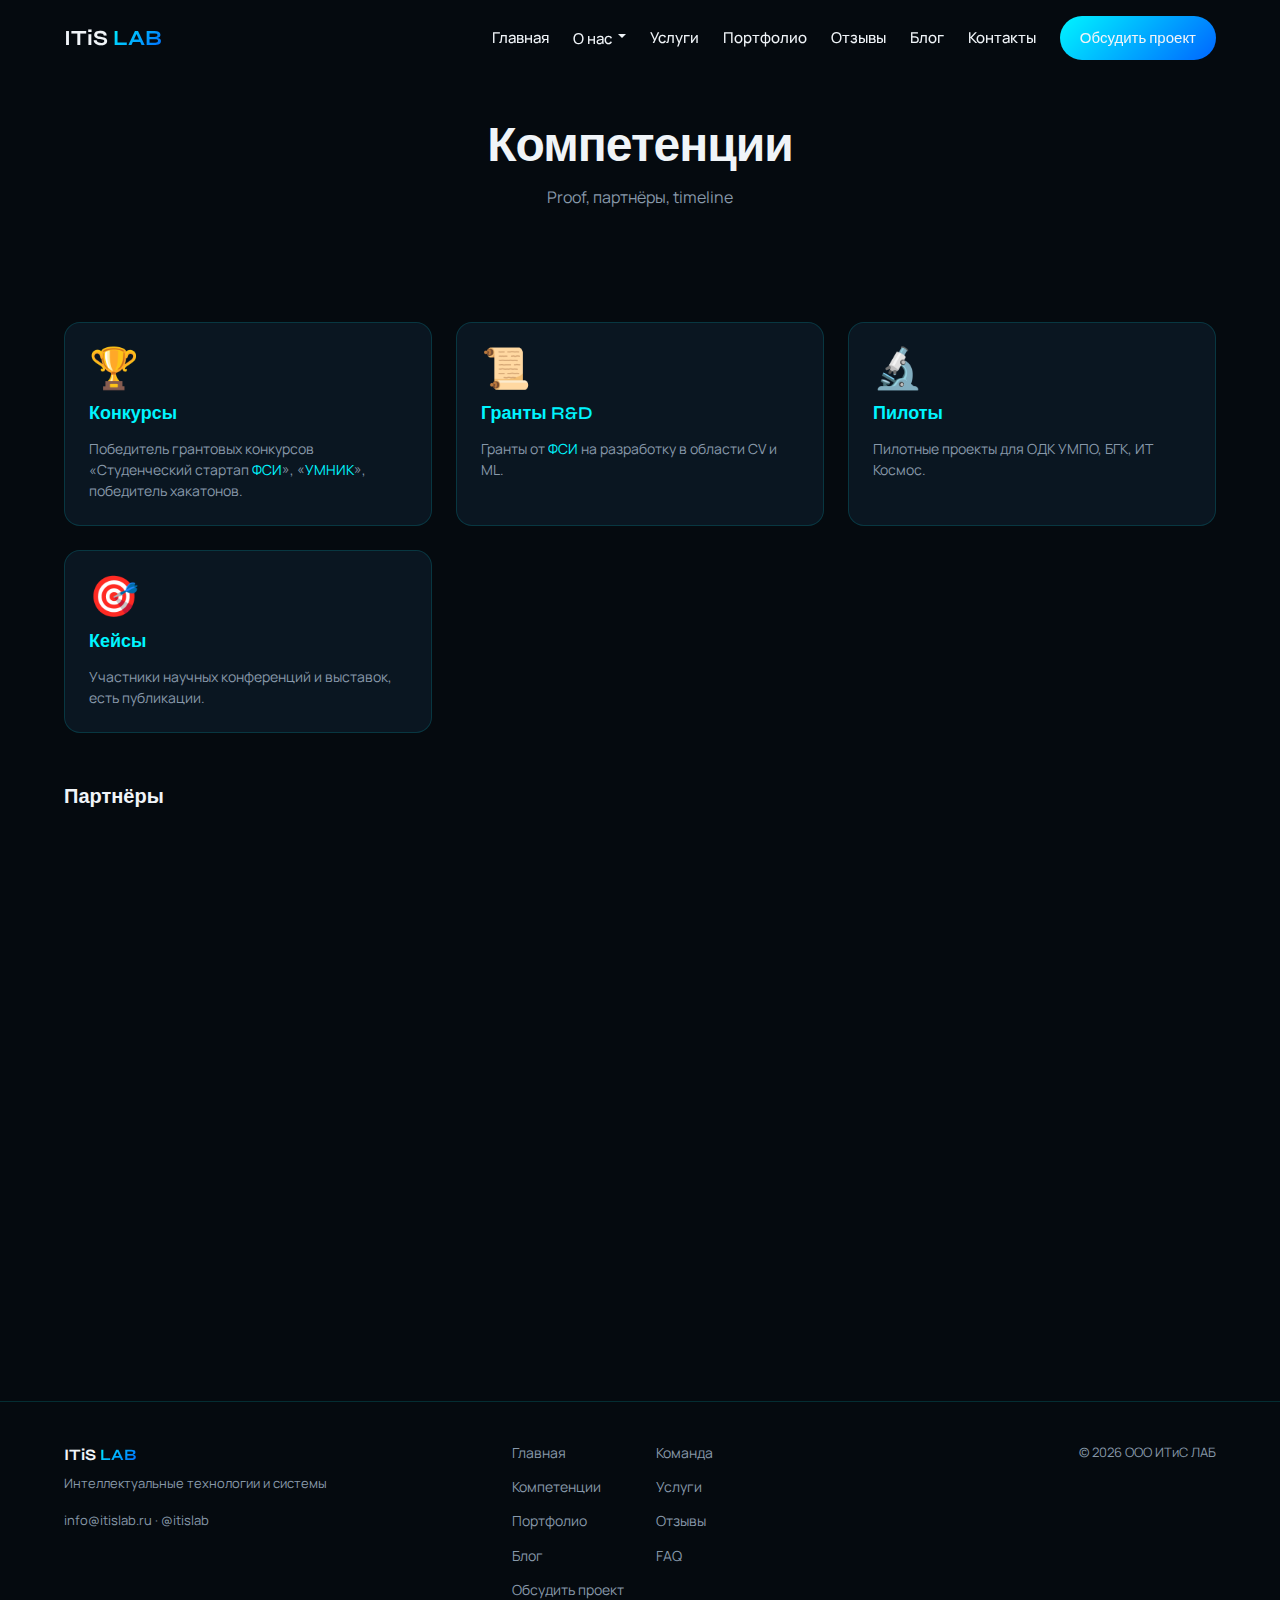
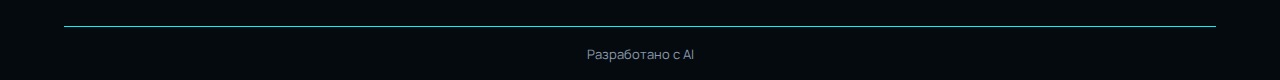
<file: competencies/index.html>
<!DOCTYPE html>
<html lang="ru">
<head>
  <meta charset="UTF-8">
  <meta name="viewport" content="width=device-width, initial-scale=1.0">
  <title>Компетенции | ООО ИТиС ЛАБ — Proof, партнёры, timeline</title>
  <meta name="description" content="Компетенции ООО ИТиС ЛАБ: конкурсы УМНИК и ФСИ, гранты R&D, пилоты ОДК УМПО и БГК, кейсы. Партнёры: УУНиТ, ОДК УМПО, ИТ Космос, БГК. 2024 — СКБ, 2025 — ООО.">
  <meta name="keywords" content="компетенции ИТиС ЛАБ, УМНИК, ФСИ, ОДК УМПО, БГК, Computer Vision">
  <link rel="canonical" href="https://lab-itis.ru/competencies/">
  <script type="application/ld+json">
  {"@context":"https://schema.org","@type":"Organization","name":"ООО ИТиС ЛАБ","url":"https://lab-itis.ru","description":"Разработка ПО с упором на ИИ и Computer Vision. Победитель грантов ФСИ и УМНИК. Партнёры: ОДК УМПО, БГК, ИТ Космос, УУНиТ. 2024 — СКБ, 2025 — ООО. Пилотные проекты и R&D в области CV и ML."}
  </script>
  <link rel="preconnect" href="https://fonts.googleapis.com">
  <link rel="preconnect" href="https://fonts.gstatic.com" crossorigin>
  <link href="https://fonts.googleapis.com/css2?family=JetBrains+Mono&family=Manrope&family=Syne:wght@400;600;700&display=swap" rel="stylesheet">
  <link rel="stylesheet" href="/styles.css">
  <style>
    .competency-grid {
      display: grid;
      grid-template-columns: repeat(auto-fill, minmax(320px, 1fr));
      gap: 24px;
    }

    .competency-card {
      background: var(--glass);
      border: 1px solid var(--glass-border);
      border-radius: 16px;
      padding: 24px;
      transition:
        box-shadow 0.3s ease,
        border-color 0.3s ease;
      overflow: hidden;
    }

    .competency-card:hover {
      box-shadow: var(--shadow-glow);
      border-color: rgba(0, 245, 255, 0.25);
    }

    .competency-card .icon {
      font-size: 2.5rem;
      margin-bottom: 12px;
      line-height: 1;
    }

    .competency-card h3 {
      font-family: var(--font-heading);
      font-size: 1.125rem;
      margin: 0 0 10px;
      color: var(--accent);
    }

    .competency-card p {
      font-size: 0.875rem;
      color: var(--text-muted);
      margin: 0;
      line-height: 1.5;
    }

    .timeline {
      position: relative;
      padding-left: 24px;
      border-left: 2px solid var(--glass-border);
      margin: 48px 0 0 8px;
    }

    .timeline-item {
      position: relative;
      padding-bottom: 28px;
      padding-left: 20px;
    }

    .timeline-item:last-child {
      padding-bottom: 0;
    }

    .timeline-item::before {
      content: '';
      position: absolute;
      left: -31px;
      top: 4px;
      width: 10px;
      height: 10px;
      background: var(--accent);
      border-radius: 50%;
      box-shadow: 0 0 10px rgba(0, 245, 255, 0.5);
    }

    .timeline-item .year {
      font-family: var(--font-mono);
      font-size: 0.875rem;
      color: var(--accent);
      margin-bottom: 4px;
    }

    .timeline-item h4 {
      font-family: var(--font-heading);
      font-size: 1rem;
      margin: 0 0 6px;
    }

    .timeline-item p {
      margin: 0;
      font-size: 0.8125rem;
      color: var(--text-muted);
    }
  </style>
</head>
<body>
  <nav class="navbar" id="navbar">
    <div class="container">
      <a href="/" class="logo">ITiS <span>LAB</span></a>
      <div class="nav-links">
        <a href="/">Главная</a>
        <div class="nav-dropdown" id="aboutDropdown">
          <button type="button" class="dropdown-trigger" aria-expanded="false" aria-haspopup="true">О нас</button>
          <div class="dropdown-menu"><a href="/team/">Команда</a><a href="/competencies/">Компетенции</a></div>
        </div>
        <a href="/#services">Услуги</a>
        <a href="/portfolio/">Портфолио</a>
        <a href="/testimonials/">Отзывы</a>
        <a href="/blog/">Блог</a>
        <a href="/#quiz">Контакты</a>
        <a href="/#quiz" class="btn-cta">Обсудить проект</a>
      </div>
      <button class="burger" id="burger" aria-label="Меню"><span></span><span></span><span></span></button>
    </div>
    <div class="mobile-menu" id="mobileMenu">
      <a href="/">Главная</a><a href="/team/">Команда</a><a href="/competencies/">Компетенции</a><a href="/#services">Услуги</a><a href="/portfolio/">Портфолио</a><a href="/testimonials/">Отзывы</a><a href="/blog/">Блог</a><a href="/#quiz">Контакты</a><a href="/#quiz" class="btn-cta">Обсудить проект</a>
    </div>
  </nav>

  <header class="page-hero">
    <div class="container">
      <h1 class="reveal">Компетенции</h1>
      <p class="reveal" style="color:var(--text-muted);margin:0;">Proof, партнёры, timeline</p>
    </div>
  </header>

  <main class="section">
    <div class="container">
      <div class="competency-grid" id="competencyGrid">
        <div class="competency-card reveal">
          <div class="icon">🏆</div>
          <h3>Конкурсы</h3>
          <p>Победитель грантовых конкурсов «Студенческий стартап <a href="https://fasie.ru" target="_blank" rel="noopener">ФСИ</a>», «<a href="https://umnik.fasie.ru" target="_blank" rel="noopener">УМНИК</a>», победитель хакатонов.</p>
        </div>
        <div class="competency-card reveal">
          <div class="icon">📜</div>
          <h3>Гранты R&D</h3>
          <p>Гранты от <a href="https://fasie.ru" target="_blank" rel="noopener">ФСИ</a> на разработку в области CV и ML.</p>
        </div>
        <div class="competency-card reveal">
          <div class="icon">🔬</div>
          <h3>Пилоты</h3>
          <p>Пилотные проекты для ОДК УМПО, БГК, ИТ Космос.</p>
        </div>
        <div class="competency-card reveal">
          <div class="icon">🎯</div>
          <h3>Кейсы</h3>
          <p>Участники научных конференций и выставок, есть публикации.</p>
        </div>
      </div>

      <h2 class="reveal" style="margin-top:48px;margin-bottom:16px;font-size:1.25rem;">Партнёры</h2>
      <div class="partners-grid reveal">
        <span class="partner-pill">УУНиТ</span>
        <span class="partner-pill">ОДК УМПО</span>
        <span class="partner-pill">Техстройпроект</span>
        <span class="partner-pill">ИТ Космос</span>
        <span class="partner-pill">ООО «БГК»</span>
      </div>

      <h2 class="reveal" style="margin-top:48px;margin-bottom:24px;font-size:1.25rem;">Timeline</h2>
      <div class="timeline reveal">
        <div class="timeline-item"><span class="year">2024</span><h4>Создание СКБ</h4><p>Начало деятельности</p></div>
        <div class="timeline-item"><span class="year">2025</span><h4>Открытие ООО</h4><p>ООО ИТиС ЛАБ</p></div>
      </div>

      <div class="reveal" style="text-align:center;margin-top:56px;">
        <p style="color:var(--text-muted);margin-bottom:16px;">Обсудим ваш проект</p>
        <a href="/#quiz" class="btn-cta">Пройти AI-диагностику</a>
      </div>
    </div>
  </main>

  <footer>
    <div class="container">
      <div class="footer-grid">
        <div>
          <div class="footer-logo">ITiS <span>LAB</span></div>
          <p class="footer-tagline">Интеллектуальные технологии и системы</p>
          <p class="footer-tagline" style="margin-top:8px;">info@itislab.ru · @itislab</p>
        </div>
        <div class="footer-nav">
          <a href="/">Главная</a><a href="/team/">Команда</a><a href="/competencies/">Компетенции</a><a href="/#services">Услуги</a><a href="/portfolio/">Портфолио</a><a href="/testimonials/">Отзывы</a><a href="/blog/">Блог</a><a href="/#faq">FAQ</a><a href="/#quiz">Обсудить проект</a>
        </div>
        <div class="footer-right"><p>© 2026 ООО ИТиС ЛАБ</p></div>
      </div>
      <div class="footer-bar"><span>Разработано с AI</span></div>
    </div>
  </footer>
  <script src="/scripts.js" defer></script>
</body>
</html>
</file>
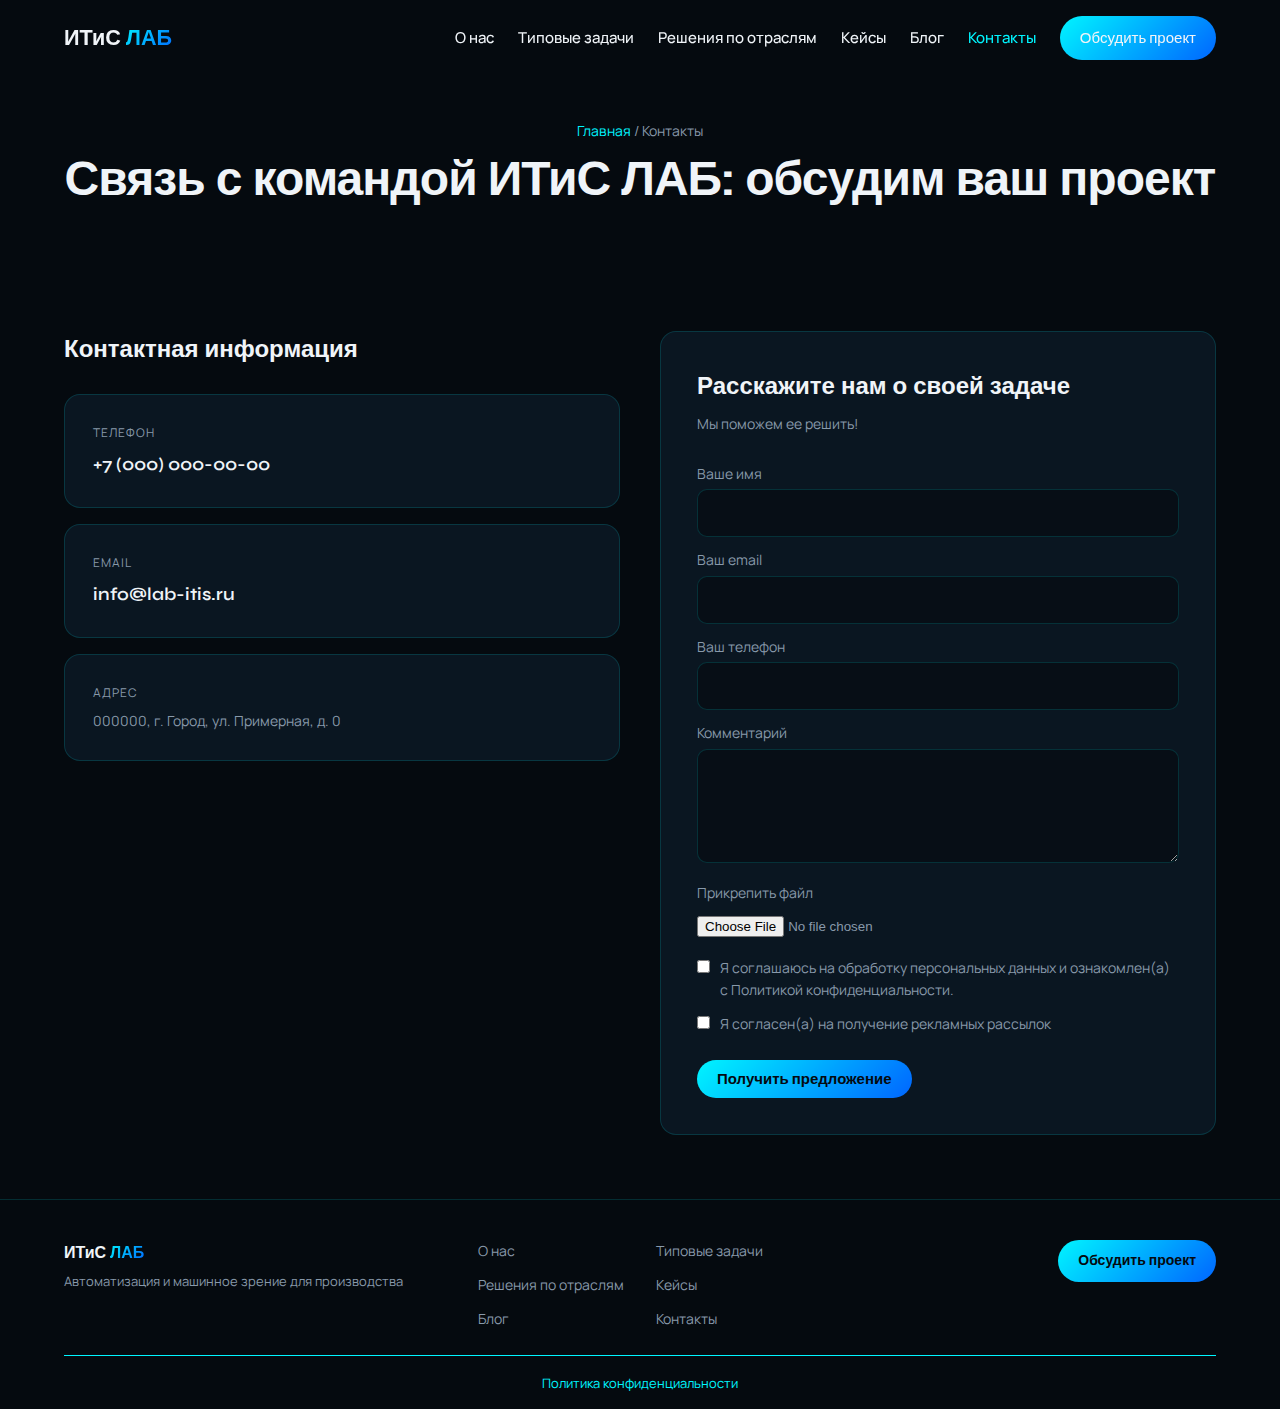
<file: contacts/index.html>
<!DOCTYPE html>
<html lang="ru">
<head>
  <meta charset="UTF-8">
  <meta name="viewport" content="width=device-width, initial-scale=1.0">
  <title>Перенаправление...</title>
  <meta http-equiv="refresh" content="0; url=/contacts.html">
  <link rel="canonical" href="/contacts/">
  <script>
    window.location.replace('/contacts.html' + window.location.search + window.location.hash);
  </script>
</head>
<body></body>
</html>
</file>
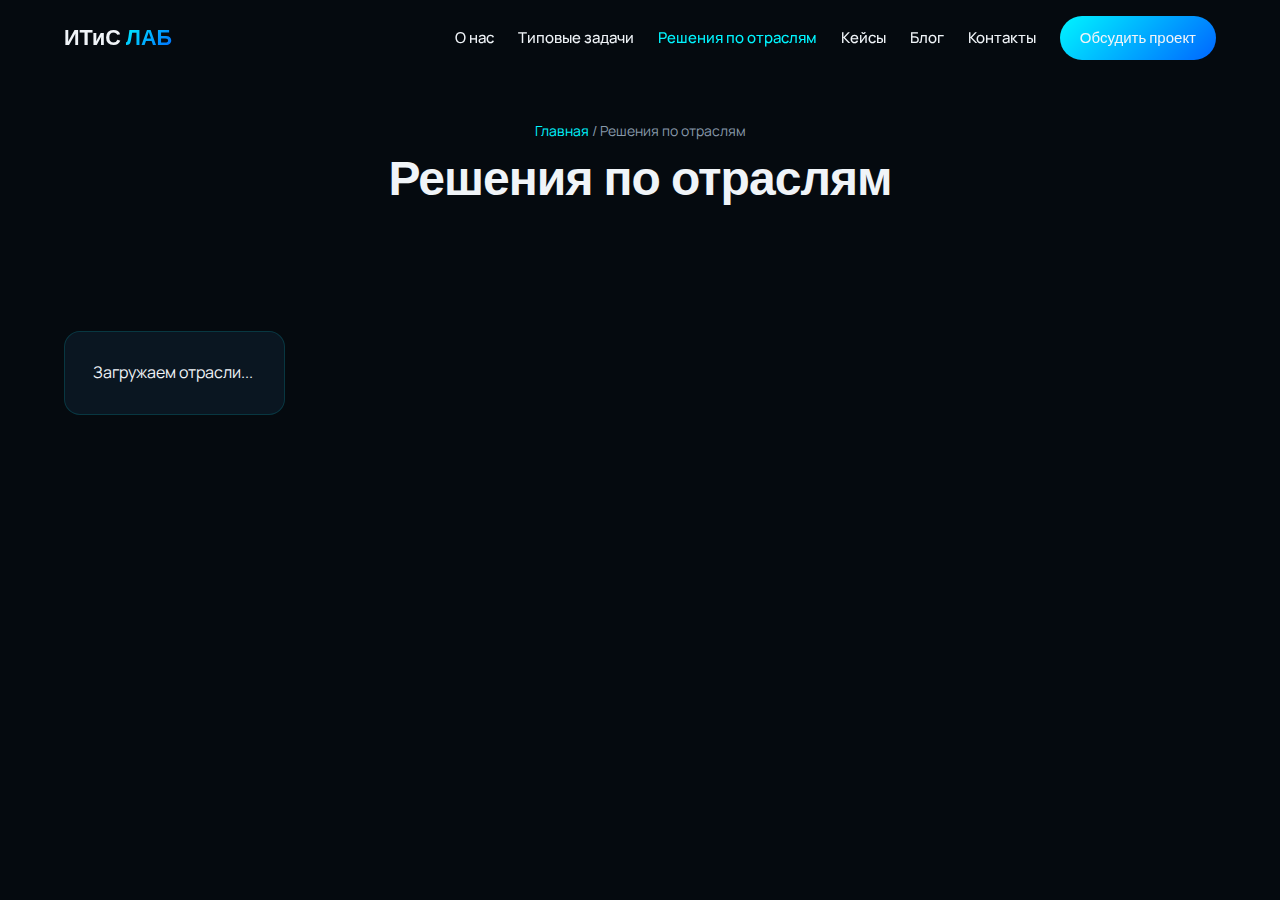
<file: industries/index.html>
<!DOCTYPE html>
<html lang="ru">
<head>
  <meta charset="UTF-8">
  <meta name="viewport" content="width=device-width, initial-scale=1.0">
  <meta name="description" content="ИТиС ЛАБ — решения по отраслям.">
  <title>Решения по отраслям — ИТиС ЛАБ</title>
  <link rel="preconnect" href="https://fonts.googleapis.com">
  <link rel="preconnect" href="https://fonts.gstatic.com" crossorigin>
  <link href="https://fonts.googleapis.com/css2?family=JetBrains+Mono&family=Manrope&family=Syne:wght@400;600;700&display=swap" rel="stylesheet">
  <link rel="stylesheet" href="../styles.css">
</head>
<body>
  <nav class="navbar" id="navbar">
    <div class="container">
      <a href="/" class="logo">ИТиС <span>ЛАБ</span></a>
      <div class="nav-links">
        <a href="/about/">О нас</a>
        <a href="/tasks/">Типовые задачи</a>
        <a href="/industries/" class="active">Решения по отраслям</a>
        <a href="/cases/">Кейсы</a>
        <a href="/blog/">Блог</a>
        <a href="/contacts/">Контакты</a>
        <a href="/contacts/" class="btn-cta">Обсудить проект</a>
      </div>
      <button class="burger" id="burger" aria-label="Меню" aria-expanded="false">
        <span></span><span></span><span></span>
      </button>
    </div>
  </nav>
  <div class="mobile-menu" id="mobileMenu">
    <a href="/about/">О нас</a>
    <a href="/tasks/">Типовые задачи</a>
    <a href="/industries/">Решения по отраслям</a>
    <a href="/cases/">Кейсы</a>
    <a href="/blog/">Блог</a>
    <a href="/contacts/">Контакты</a>
    <a href="/contacts/" class="btn-cta">Обсудить проект</a>
  </div>

  <main>
    <section class="page-hero">
      <div class="container">
        <p style="font-size:0.875rem;color:var(--text-muted);margin-bottom:12px;">
          <a href="/">Главная</a> / Решения по отраслям
        </p>
        <h1>Решения по отраслям</h1>
      </div>
    </section>

    <section class="section">
      <div class="container">
        <div class="industry-grid" id="industriesRoot">
          <div class="service-card">Загружаем отрасли...</div>
        </div>
      </div>
    </section>
  </main>

  <script src="../scripts.js"></script>
</body>
</html>
</file>
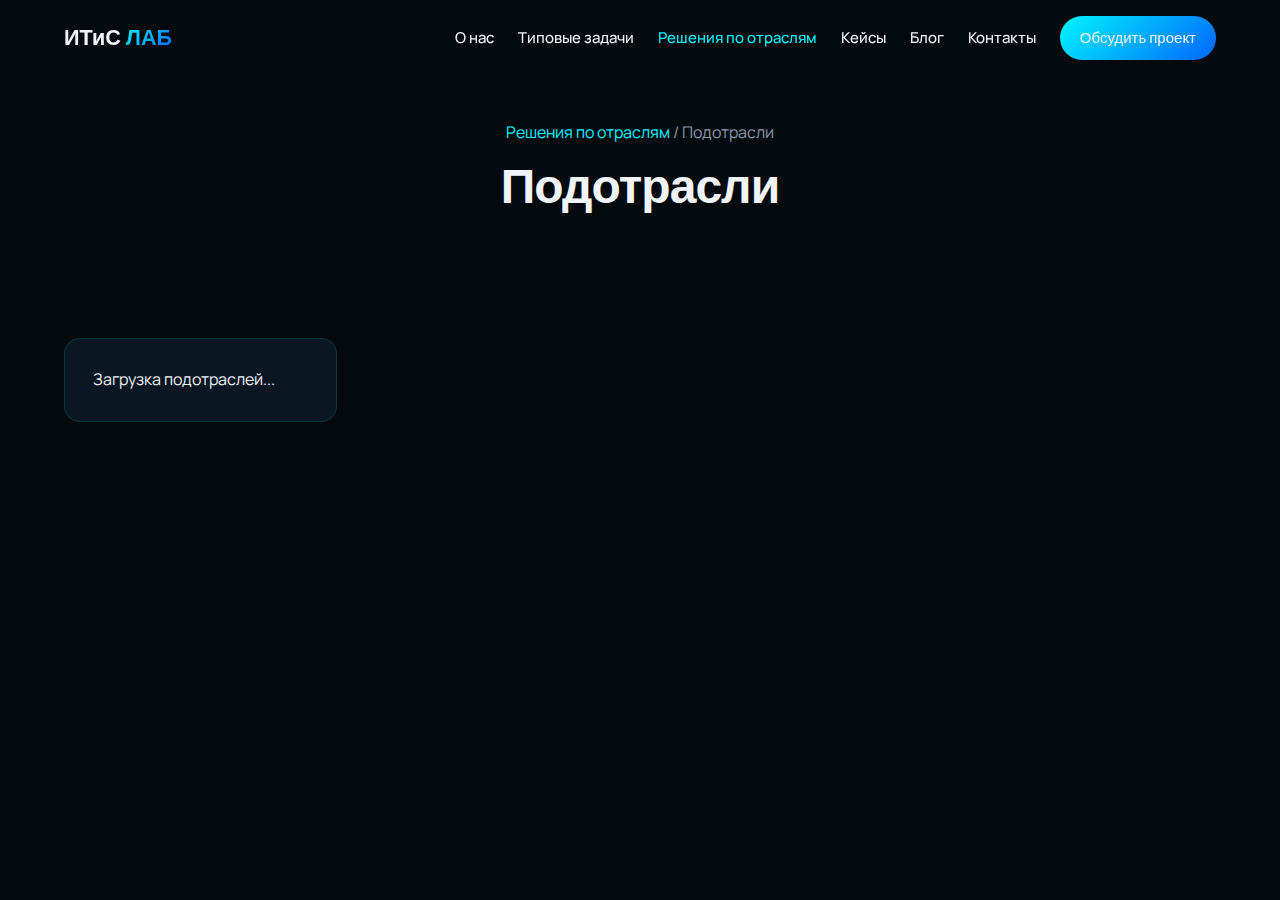
<file: industry/index.html>
<!DOCTYPE html>
<html lang="ru">
<head>
  <meta charset="UTF-8">
  <meta name="viewport" content="width=device-width, initial-scale=1.0">
  <meta name="description" content="Подотрасли ИТиС ЛАБ.">
  <title>Подотрасли — ИТиС ЛАБ</title>
  <link rel="preconnect" href="https://fonts.googleapis.com">
  <link rel="preconnect" href="https://fonts.gstatic.com" crossorigin>
  <link href="https://fonts.googleapis.com/css2?family=JetBrains+Mono&family=Manrope&family=Syne:wght@400;600;700&display=swap" rel="stylesheet">
  <link rel="stylesheet" href="../styles.css">
</head>
<body>
  <nav class="navbar" id="navbar">
    <div class="container">
      <a href="/" class="logo">ИТиС <span>ЛАБ</span></a>
      <div class="nav-links">
        <a href="/about/">О нас</a>
        <a href="/tasks/">Типовые задачи</a>
        <a href="/industries/" class="active">Решения по отраслям</a>
        <a href="/cases/">Кейсы</a>
        <a href="/blog/">Блог</a>
        <a href="/contacts/">Контакты</a>
        <a href="/contacts/" class="btn-cta">Обсудить проект</a>
      </div>
      <button class="burger" id="burger" aria-label="Меню" aria-expanded="false">
        <span></span><span></span><span></span>
      </button>
    </div>
  </nav>
  <div class="mobile-menu" id="mobileMenu">
    <a href="/about/">О нас</a>
    <a href="/tasks/">Типовые задачи</a>
    <a href="/industries/">Решения по отраслям</a>
    <a href="/cases/">Кейсы</a>
    <a href="/blog/">Блог</a>
    <a href="/contacts/">Контакты</a>
    <a href="/contacts/" class="btn-cta">Обсудить проект</a>
  </div>

  <main>
    <section class="page-hero">
      <div class="container">
        <p class="text-muted"><a href="/industries/">Решения по отраслям</a> / Подотрасли</p>
        <h1 id="industryPageTitle">Подотрасли</h1>
      </div>
    </section>
    <section class="section">
      <div class="container">
        <div class="services-grid" id="subindustriesRoot">
          <div class="service-card">Загрузка подотраслей...</div>
        </div>
      </div>
    </section>
  </main>
  <script src="../scripts.js"></script>
</body>
</html>
</file>
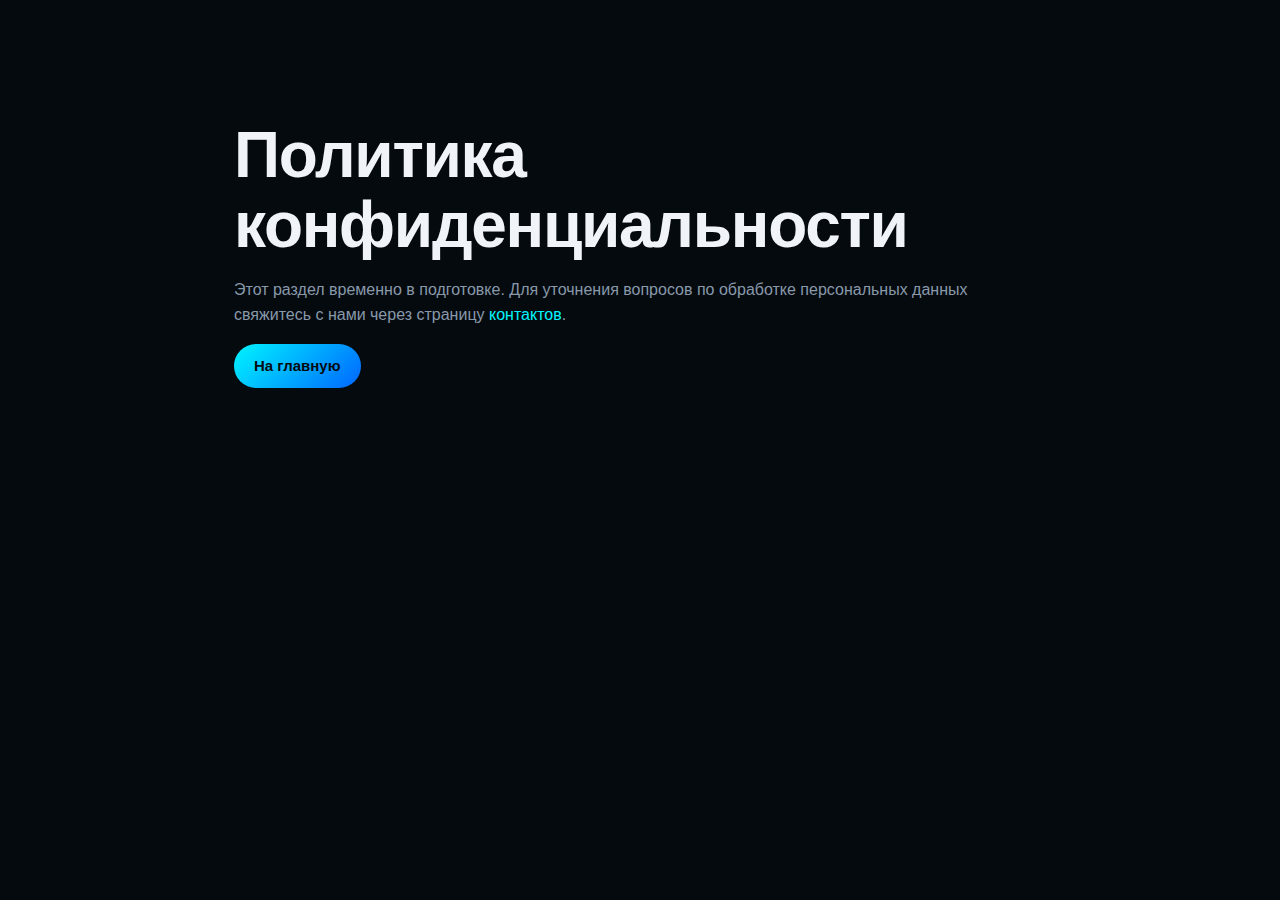
<file: privacy/index.html>
<!DOCTYPE html>
<html lang="ru">
<head>
  <meta charset="UTF-8">
  <meta name="viewport" content="width=device-width, initial-scale=1.0">
  <meta name="description" content="Политика конфиденциальности ИТиС ЛАБ">
  <title>Политика конфиденциальности — ИТиС ЛАБ</title>
  <link rel="stylesheet" href="../styles.css">
</head>
<body>
  <main class="section" style="padding-top:120px;">
    <div class="container" style="max-width:860px;">
      <h1>Политика конфиденциальности</h1>
      <p class="text-muted">Этот раздел временно в подготовке. Для уточнения вопросов по обработке персональных данных свяжитесь с нами через страницу <a href="/contacts/">контактов</a>.</p>
      <p><a class="btn-cta" href="/">На главную</a></p>
    </div>
  </main>
</body>
</html>
</file>
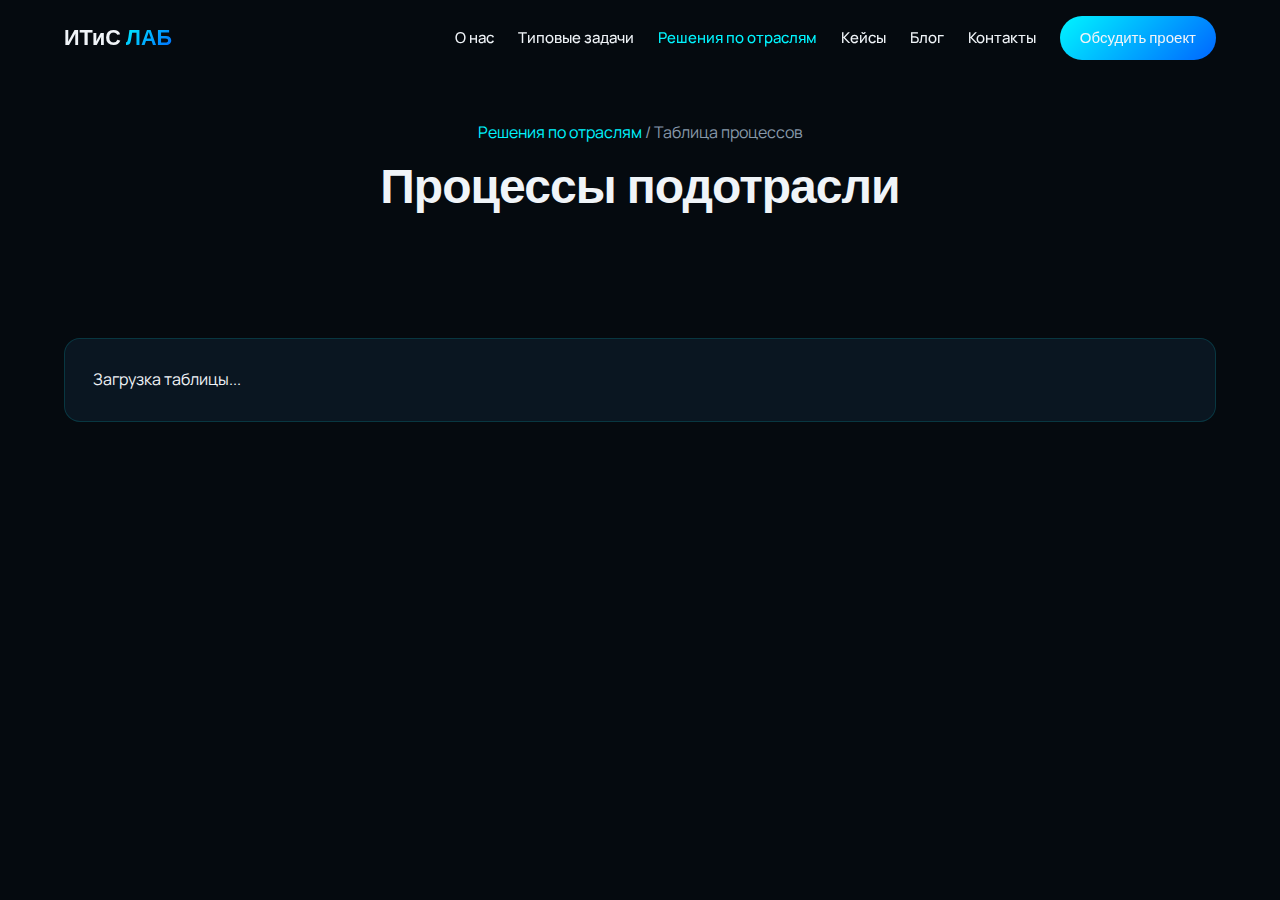
<file: subindustry/index.html>
<!DOCTYPE html>
<html lang="ru">
<head>
  <meta charset="UTF-8">
  <meta name="viewport" content="width=device-width, initial-scale=1.0">
  <meta name="description" content="Таблица процессов ML Sense.">
  <title>Процессы подотрасли — ML Sense</title>
  <link rel="preconnect" href="https://fonts.googleapis.com">
  <link rel="preconnect" href="https://fonts.gstatic.com" crossorigin>
  <link href="https://fonts.googleapis.com/css2?family=JetBrains+Mono&family=Manrope&family=Syne:wght@400;600;700&display=swap" rel="stylesheet">
  <link rel="stylesheet" href="../styles.css">
</head>
<body>
  <nav class="navbar" id="navbar">
    <div class="container">
      <a href="../index.html" class="logo">ИТиС <span>ЛАБ</span></a>
      <div class="nav-links">
        <a href="../about.html">О нас</a>
        <a href="../tasks.html">Типовые задачи</a>
        <a href="/industries/" class="active">Решения по отраслям</a>
        <a href="../cases.html">Кейсы</a>
        <a href="../blog/index.html">Блог</a>
        <a href="../contacts.html">Контакты</a>
        <a href="../contacts.html" class="btn-cta">Обсудить проект</a>
      </div>
      <button class="burger" id="burger" aria-label="Меню" aria-expanded="false">
        <span></span><span></span><span></span>
      </button>
    </div>
  </nav>
  <div class="mobile-menu" id="mobileMenu">
    <a href="../about.html">О нас</a>
    <a href="../tasks.html">Типовые задачи</a>
    <a href="/industries/">Решения по отраслям</a>
    <a href="../cases.html">Кейсы</a>
    <a href="../blog/index.html">Блог</a>
    <a href="../contacts.html">Контакты</a>
    <a href="../contacts.html" class="btn-cta">Обсудить проект</a>
  </div>

  <main>
    <section class="page-hero">
      <div class="container">
        <p class="text-muted"><a href="/industries/">Решения по отраслям</a> / Таблица процессов</p>
        <h1>Процессы подотрасли</h1>
      </div>
    </section>
    <section class="section">
      <div class="container">
        <div id="processTableRoot">
          <div class="service-card">Загрузка таблицы...</div>
        </div>
      </div>
    </section>
  </main>

  <div class="modal-overlay" id="solutionProcessModal">
    <div class="modal solution-modal">
      <button class="modal-close" id="solutionProcessModalClose" aria-label="Закрыть">×</button>
      <div class="solution-carousel">
        <button class="solution-carousel-prev" type="button" aria-label="Предыдущее изображение">‹</button>
        <div class="solution-carousel-track"></div>
        <button class="solution-carousel-next" type="button" aria-label="Следующее изображение">›</button>
      </div>
      <div id="solutionProcessModalBody"></div>
    </div>
  </div>

  <script src="../scripts.js"></script>
</body>
</html>
</file>
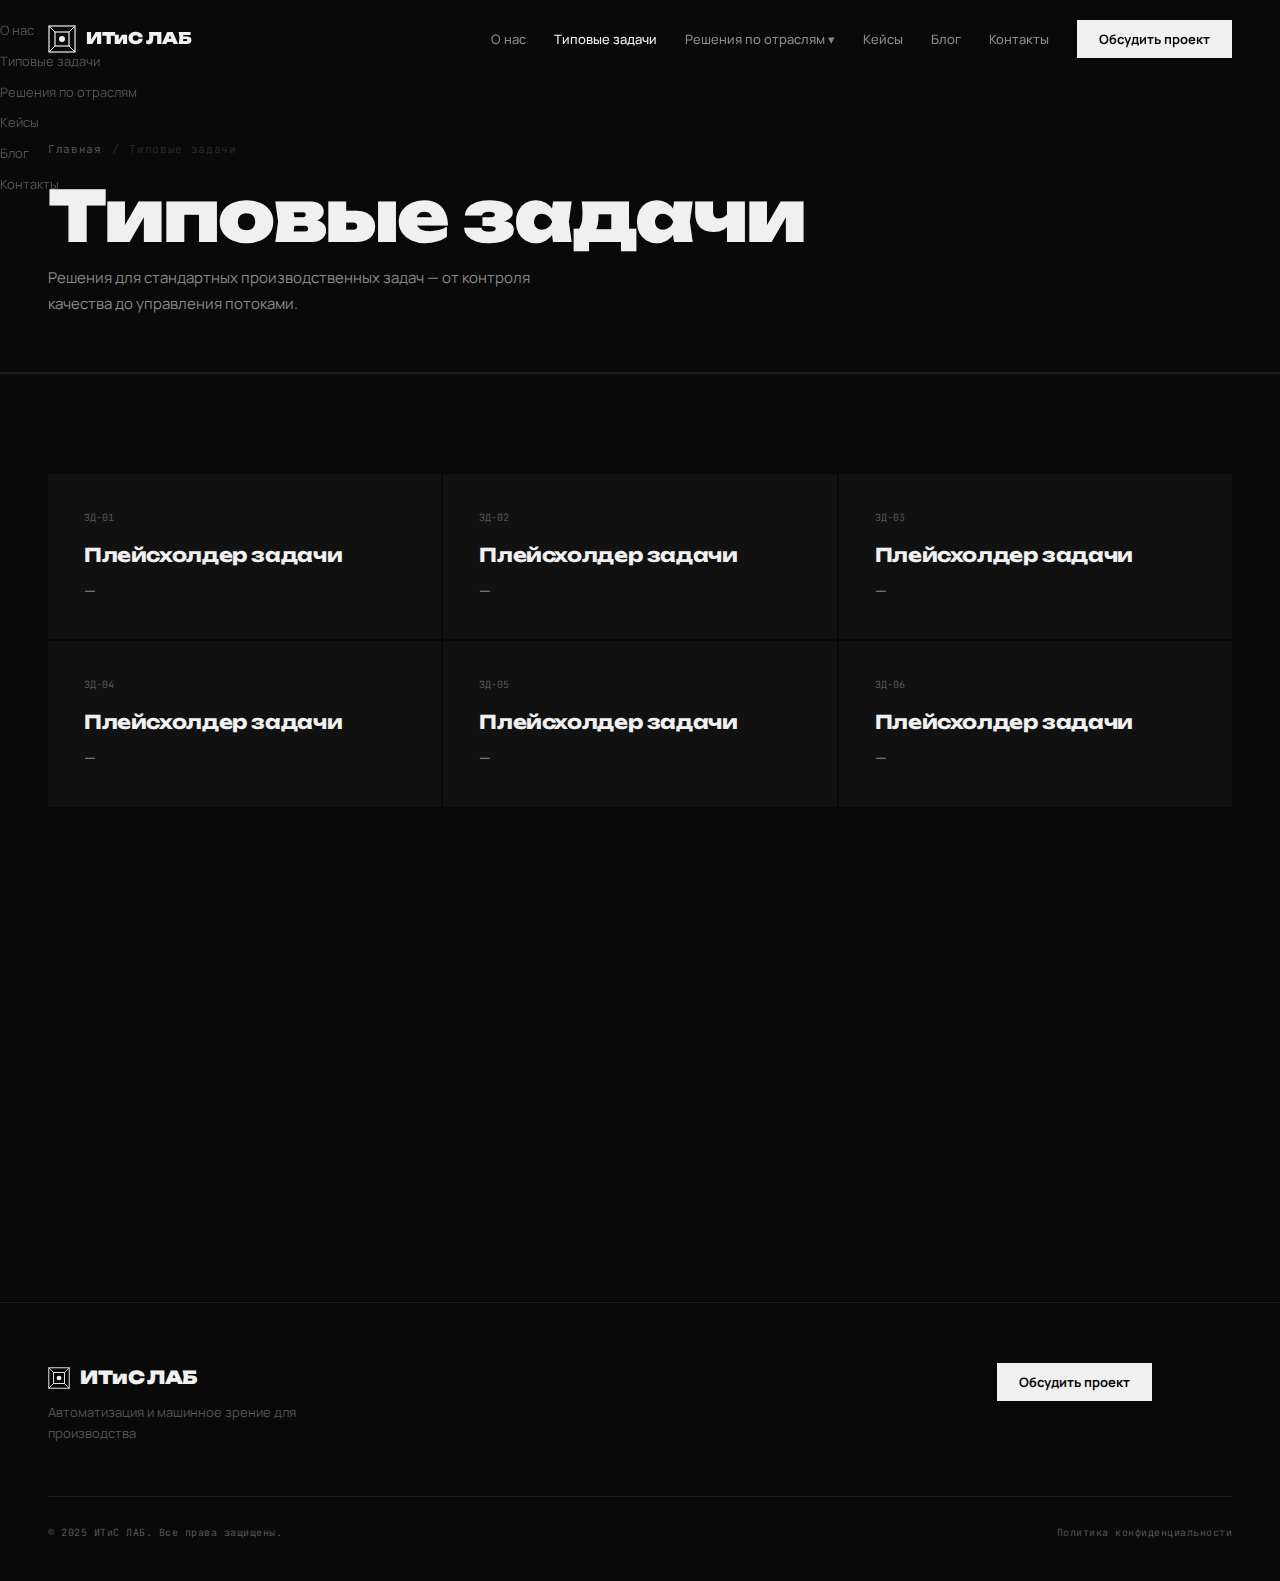
<file: tasks/index.html>
<!DOCTYPE html>
<html lang="ru">
<head>
  <meta charset="UTF-8">
  <meta name="viewport" content="width=device-width, initial-scale=1.0">
  <title>Перенаправление...</title>
  <meta http-equiv="refresh" content="0; url=/tasks.html">
  <link rel="canonical" href="/tasks/">
  <script>
    window.location.replace('/tasks.html' + window.location.search + window.location.hash);
  </script>
</head>
<body></body>
</html>
</file>
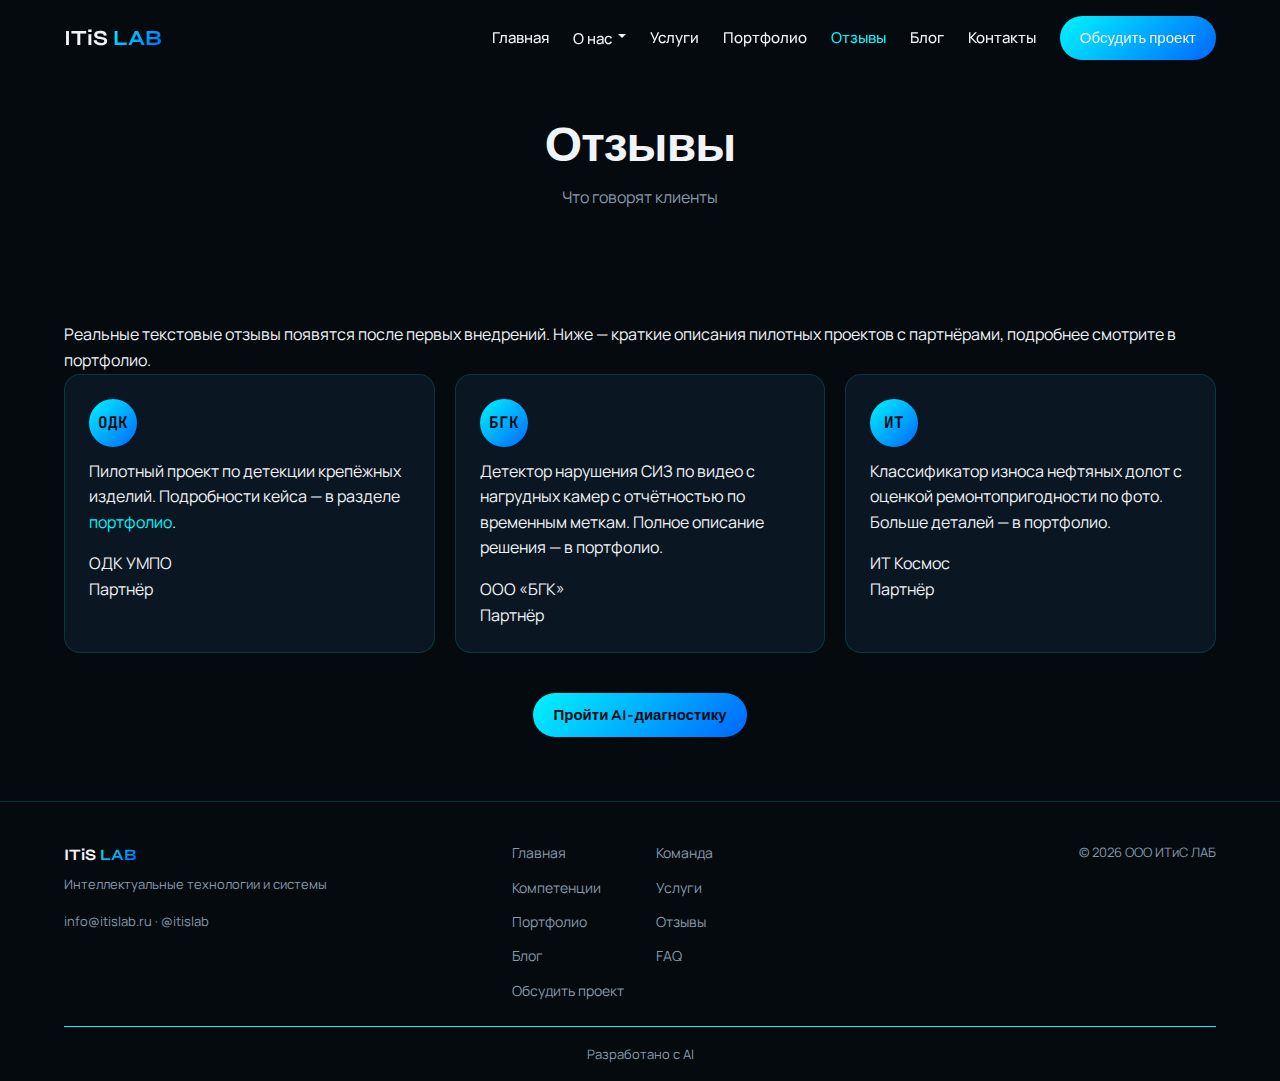
<file: testimonials/index.html>
<!DOCTYPE html>
<html lang="ru">
<head>
  <meta charset="UTF-8">
  <meta name="viewport" content="width=device-width, initial-scale=1.0">
  <title>Отзывы | ООО ИТиС ЛАБ</title>
  <meta name="description" content="Отзывы клиентов ООО ИТиС ЛАБ. Реальные отзывы появятся после первых внедрений. Свяжитесь с нами для обсуждения проекта.">
  <meta name="keywords" content="отзывы ИТиС ЛАБ, Computer Vision, внедрение ИИ">
  <link rel="canonical" href="https://lab-itis.ru/testimonials/">
  <link rel="preconnect" href="https://fonts.googleapis.com">
  <link rel="preconnect" href="https://fonts.gstatic.com" crossorigin>
  <link href="https://fonts.googleapis.com/css2?family=JetBrains+Mono&family=Manrope&family=Syne:wght@400;600;700&display=swap" rel="stylesheet">
  <link rel="stylesheet" href="/styles.css">
</head>
<body>
  <nav class="navbar" id="navbar">
    <div class="container">
      <a href="/" class="logo">ITiS <span>LAB</span></a>
      <div class="nav-links">
        <a href="/">Главная</a>
        <div class="nav-dropdown" id="aboutDropdown">
          <button type="button" class="dropdown-trigger" aria-expanded="false" aria-haspopup="true">О нас</button>
          <div class="dropdown-menu"><a href="/team/">Команда</a><a href="/competencies/">Компетенции</a></div>
        </div>
        <a href="/#services">Услуги</a>
        <a href="/portfolio/">Портфолио</a>
        <a href="/testimonials/" class="active">Отзывы</a>
        <a href="/blog/">Блог</a>
        <a href="/#quiz">Контакты</a>
        <a href="/#quiz" class="btn-cta">Обсудить проект</a>
      </div>
      <button class="burger" id="burger" aria-label="Меню"><span></span><span></span><span></span></button>
    </div>
    <div class="mobile-menu" id="mobileMenu">
      <a href="/">Главная</a><a href="/team/">Команда</a><a href="/competencies/">Компетенции</a><a href="/#services">Услуги</a><a href="/portfolio/">Портфолио</a><a href="/testimonials/">Отзывы</a><a href="/blog/">Блог</a><a href="/#quiz">Контакты</a><a href="/#quiz" class="btn-cta">Обсудить проект</a>
    </div>
  </nav>

  <header class="page-hero">
    <div class="container">
      <h1 class="reveal">Отзывы</h1>
      <p class="reveal" style="color:var(--text-muted);margin:0;">Что говорят клиенты</p>
    </div>
  </header>

  <main class="section">
    <div class="container">
      <div class="testimonials-placeholder reveal">
        Реальные текстовые отзывы появятся после первых внедрений. Ниже — краткие описания пилотных проектов с партнёрами, подробнее смотрите в портфолио.
      </div>
      <div class="testimonials-grid reveal">
        <div class="testimonial-card">
          <div class="testimonial-avatar">ОДК</div>
          <p class="testimonial-quote">Пилотный проект по детекции крепёжных изделий. Подробности кейса — в разделе <a href="/portfolio/">портфолио</a>.</p>
          <div class="testimonial-author">ОДК УМПО</div>
          <div class="testimonial-role">Партнёр</div>
        </div>
        <div class="testimonial-card">
          <div class="testimonial-avatar">БГК</div>
          <p class="testimonial-quote">Детектор нарушения СИЗ по видео с нагрудных камер с отчётностью по временным меткам. Полное описание решения — в портфолио.</p>
          <div class="testimonial-author">ООО «БГК»</div>
          <div class="testimonial-role">Партнёр</div>
        </div>
        <div class="testimonial-card">
          <div class="testimonial-avatar">ИТ</div>
          <p class="testimonial-quote">Классификатор износа нефтяных долот с оценкой ремонтопригодности по фото. Больше деталей — в портфолио.</p>
          <div class="testimonial-author">ИТ Космос</div>
          <div class="testimonial-role">Партнёр</div>
        </div>
      </div>
      <div class="reveal" style="text-align:center;margin-top:40px;">
        <a href="/#quiz" class="btn-cta">Пройти AI-диагностику</a>
      </div>
    </div>
  </main>

  <footer>
    <div class="container">
      <div class="footer-grid">
        <div><div class="footer-logo">ITiS <span>LAB</span></div><p class="footer-tagline">Интеллектуальные технологии и системы</p><p class="footer-tagline" style="margin-top:8px;">info@itislab.ru · @itislab</p></div>
        <div class="footer-nav">
          <a href="/">Главная</a><a href="/team/">Команда</a><a href="/competencies/">Компетенции</a><a href="/#services">Услуги</a><a href="/portfolio/">Портфолио</a><a href="/testimonials/">Отзывы</a><a href="/blog/">Блог</a><a href="/#faq">FAQ</a><a href="/#quiz">Обсудить проект</a>
        </div>
        <div class="footer-right"><p>© 2026 ООО ИТиС ЛАБ</p></div>
      </div>
      <div class="footer-bar"><span>Разработано с AI</span></div>
    </div>
  </footer>
  <script src="/scripts.js" defer></script>
</body>
</html>
</file>
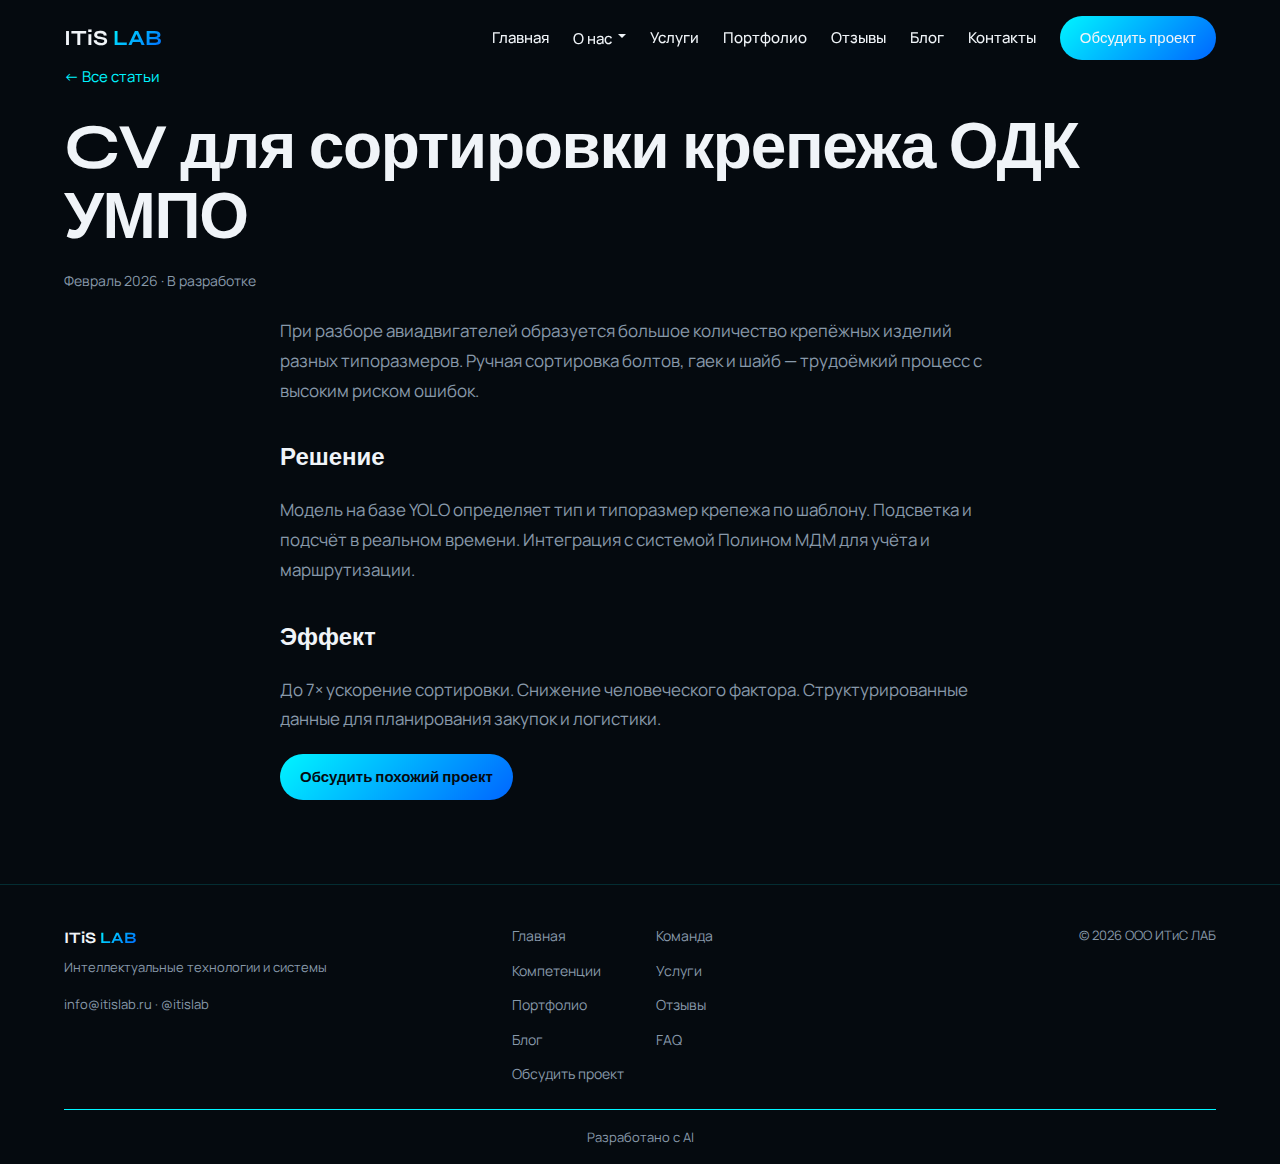
<file: blog/cv-fastener-odk/index.html>
<!DOCTYPE html>
<html lang="ru">
<head>
  <meta charset="UTF-8">
  <meta name="viewport" content="width=device-width, initial-scale=1.0">
  <title>CV для сортировки крепежа ОДК УМПО | Блог ООО ИТиС ЛАБ</title>
  <meta name="description" content="Кейс: распознавание болтов, гаек и шайб при разборе авиадвигателей. Интеграция с Полином МДМ, ускорение сортировки до 7×. YOLO, Computer Vision.">
  <meta name="keywords" content="Computer Vision, крепёж, ОДК УМПО, YOLO, Полином МДМ, сортировка, авиадвигатели, ИТиС ЛАБ">
  <link rel="canonical" href="https://lab-itis.ru/blog/cv-fastener-odk/">
  <script type="application/ld+json">
  {"@context":"https://schema.org","@type":"BlogPosting","headline":"CV для сортировки крепежа ОДК УМПО","description":"Кейс по распознаванию болтов, гаек и шайб при разборе авиадвигателей. Интеграция с Полином МДМ.","author":{"@type":"Organization","name":"ООО ИТиС ЛАБ","url":"https://lab-itis.ru"},"publisher":{"@type":"Organization","name":"ООО ИТиС ЛАБ","url":"https://lab-itis.ru"},"datePublished":"2026-02-01","mainEntityOfPage":{"@type":"WebPage","@id":"https://lab-itis.ru/blog/cv-fastener-odk/"}}
  </script>
  <link rel="preconnect" href="https://fonts.googleapis.com">
  <link rel="preconnect" href="https://fonts.gstatic.com" crossorigin>
  <link href="https://fonts.googleapis.com/css2?family=JetBrains+Mono&family=Manrope&family=Syne:wght@400;600;700&display=swap" rel="stylesheet">
  <link rel="stylesheet" href="/styles.css">
  <style>
    .article-body { max-width: 720px; margin: 0 auto; font-size: 1.0625rem; line-height: 1.75; }
    .article-body p { margin-bottom: 1.25rem; color: var(--text-muted); }
    .article-body h2 { font-size: 1.5rem; margin: 2rem 0 1rem; color: var(--text); }
    .article-body h3 { font-size: 1.2rem; margin: 1.5rem 0 0.75rem; color: var(--accent); }
    .article-meta { font-size: 0.875rem; color: var(--text-muted); margin-bottom: 24px; }
    .article-back { display: inline-block; margin-bottom: 24px; color: var(--accent); font-size: 0.9375rem; }
    .article-back:hover { text-decoration: none; }
  </style>
</head>
<body>
  <nav class="navbar" id="navbar">
    <div class="container">
      <a href="/" class="logo">ITiS <span>LAB</span></a>
      <div class="nav-links">
        <a href="/">Главная</a>
        <div class="nav-dropdown" id="aboutDropdown">
          <button type="button" class="dropdown-trigger" aria-expanded="false" aria-haspopup="true">О нас</button>
          <div class="dropdown-menu"><a href="/team/">Команда</a><a href="/competencies/">Компетенции</a></div>
        </div>
        <a href="/#services">Услуги</a>
        <a href="/portfolio/">Портфолио</a>
        <a href="/testimonials/">Отзывы</a>
        <a href="/blog/">Блог</a>
        <a href="/#quiz">Контакты</a>
        <a href="/#quiz" class="btn-cta">Обсудить проект</a>
      </div>
      <button class="burger" id="burger" aria-label="Меню"><span></span><span></span><span></span></button>
    </div>
    <div class="mobile-menu" id="mobileMenu">
      <a href="/">Главная</a><a href="/team/">Команда</a><a href="/competencies/">Компетенции</a><a href="/#services">Услуги</a><a href="/portfolio/">Портфолио</a><a href="/testimonials/">Отзывы</a><a href="/blog/">Блог</a><a href="/#quiz">Контакты</a><a href="/#quiz" class="btn-cta">Обсудить проект</a>
    </div>
  </nav>

  <main class="section">
    <div class="container">
      <a href="/blog/" class="article-back">← Все статьи</a>
      <article class="reveal">
        <h1>CV для сортировки крепежа ОДК УМПО</h1>
        <p class="article-meta">Февраль 2026 · В разработке</p>
        <div class="article-body">
          <p>При разборе авиадвигателей образуется большое количество крепёжных изделий разных типоразмеров. Ручная сортировка болтов, гаек и шайб — трудоёмкий процесс с высоким риском ошибок.</p>
          <h2>Решение</h2>
          <p>Модель на базе YOLO определяет тип и типоразмер крепежа по шаблону. Подсветка и подсчёт в реальном времени. Интеграция с системой Полином МДМ для учёта и маршрутизации.</p>
          <h2>Эффект</h2>
          <p>До 7× ускорение сортировки. Снижение человеческого фактора. Структурированные данные для планирования закупок и логистики.</p>
          <p><a href="/#quiz" class="btn-cta">Обсудить похожий проект</a></p>
        </div>
      </article>
    </div>
  </main>

  <footer>
    <div class="container">
      <div class="footer-grid">
        <div><div class="footer-logo">ITiS <span>LAB</span></div><p class="footer-tagline">Интеллектуальные технологии и системы</p><p class="footer-tagline" style="margin-top:8px;">info@itislab.ru · @itislab</p></div>
        <div class="footer-nav">
          <a href="/">Главная</a><a href="/team/">Команда</a><a href="/competencies/">Компетенции</a><a href="/#services">Услуги</a><a href="/portfolio/">Портфолио</a><a href="/testimonials/">Отзывы</a><a href="/blog/">Блог</a><a href="/#faq">FAQ</a><a href="/#quiz">Обсудить проект</a>
        </div>
        <div class="footer-right"><p>© 2026 ООО ИТиС ЛАБ</p></div>
      </div>
      <div class="footer-bar"><span>Разработано с AI</span></div>
    </div>
  </footer>
  <script src="/scripts.js" defer></script>
</body>
</html>
</file>
<file: css/style.css>
:root {
  --bg:    #090909;
  --s1:    #111111;
  --s2:    #161616;
  --s3:    #1C1C1C;
  --line:  #1E1E1E;
  --line2: #2A2A2A;
  --text:  #F0F0F0;
  --m:     #555555;
  --m2:    #888888;
  --fh: 'Unbounded', sans-serif;
  --fb: 'Manrope', sans-serif;
  --fm: 'JetBrains Mono', monospace;
}
*, *::before, *::after { box-sizing: border-box; margin: 0; padding: 0; }
html { scroll-behavior: smooth; }
body { font-family: var(--fb); background: var(--bg); color: var(--text); font-size: 16px; line-height: 1.6; overflow-x: hidden; }
::selection { background: rgba(255,255,255,0.15); }
::-webkit-scrollbar { width: 4px; }
::-webkit-scrollbar-track { background: var(--bg); }
::-webkit-scrollbar-thumb { background: #333; }
h1 { font-family: var(--fh); font-size: clamp(36px,5.5vw,84px); font-weight: 900; line-height: 1.0; letter-spacing: -0.03em; color: var(--text); }
h2 { font-family: var(--fh); font-size: clamp(28px,3.8vw,58px); font-weight: 900; line-height: 1.0; letter-spacing: -0.03em; color: var(--text); }
h3 { font-family: var(--fh); font-size: clamp(14px,1.6vw,19px); font-weight: 700; line-height: 1.25; letter-spacing: -0.02em; color: var(--text); }
p { color: var(--m2); font-size: 15px; line-height: 1.7; }
a { color: var(--text); text-decoration: none; }
button { font-family: var(--fb); cursor: pointer; border: none; background: none; color: inherit; }

.wrap { max-width: 1280px; margin: 0 auto; padding: 0 48px; }
@media(max-width:768px){ .wrap { padding: 0 24px; } }
.section { padding: 100px 0; border-top: 1px solid var(--line); }
.mono { font-family: var(--fm); font-size: 10px; color: var(--m); letter-spacing: 0.1em; text-transform: uppercase; }
.sec-num { margin-bottom: 16px; }
.sec-hd { display: flex; align-items: flex-end; justify-content: space-between; margin-bottom: 64px; gap: 24px; flex-wrap: wrap; }
.sep { border: none; border-top: 1px solid var(--line); }

/* ── BUTTONS ── */
.btn { display: inline-block; padding: 15px 36px; font-family: var(--fb); font-size: 14px; font-weight: 700; transition: opacity .2s, transform .2s; text-align: center; }
.btn:hover { opacity: .82; transform: translateY(-1px); }
.btn-w { background: var(--text); color: var(--bg); }
.btn-g { background: transparent; color: var(--text); border: 1px solid var(--line2); }
.btn-g:hover { border-color: #555; opacity: 1; }
.btn-sm { padding: 10px 22px; font-size: 13px; }

/* ── NAV ── */
nav { position: fixed; top: 0; left: 0; right: 0; z-index: 300; border-bottom: 1px solid transparent; transition: background .3s, border-color .3s; padding: 20px 0; }
nav.on { background: rgba(9,9,9,0.93); backdrop-filter: blur(16px); border-color: var(--line); }
.nav-row { display: flex; align-items: center; justify-content: space-between; gap: 32px; }
.logo { display: flex; align-items: center; gap: 10px; font-family: var(--fh); font-size: 16px; font-weight: 900; letter-spacing: -0.02em; color: var(--text); flex-shrink: 0; }
.logo-icon { width: 28px; height: 28px; flex-shrink: 0; }
.nav-links { display: flex; align-items: center; gap: 28px; }
.nav-links a, .nav-dd-btn { font-size: 13px; font-weight: 500; color: var(--m2); transition: color .2s; white-space: nowrap; padding: 0; background: none; border: none; font-family: var(--fb); }
.nav-links a:hover, .nav-dd-btn:hover { color: var(--text); }
.nav-links a.active { color: var(--text); }
.nav-cta { padding: 10px 22px; background: var(--text); color: var(--bg); font-family: var(--fb); font-size: 13px; font-weight: 700; border: none; flex-shrink: 0; transition: opacity .2s; cursor: pointer; }
.nav-cta:hover { opacity: .85; }
.burger { display: none; flex-direction: column; gap: 5px; padding: 4px; }
.burger span { width: 22px; height: 1.5px; background: var(--text); display: block; transition: all .3s; }
@media(max-width:1060px){ .nav-links { gap: 18px; } }
@media(max-width:860px){ .nav-links { display: none; } .burger { display: flex; } }

/* Mega dropdown */
.nav-dd { position: static; }
.dd-panel {
  position: fixed; top: 69px; left: 0; right: 0; z-index: 290;
  background: var(--s1); border-bottom: 1px solid var(--line2);
  padding: 32px 48px 40px;
  opacity: 0; visibility: hidden; pointer-events: none;
  transform: translateY(-8px);
  transition: opacity .2s, transform .2s, visibility .2s;
}
.nav-dd:hover .dd-panel,
.dd-panel:hover { opacity: 1; visibility: visible; pointer-events: auto; transform: none; }
.dd-inner { max-width: 1280px; margin: 0 auto; }
.dd-title { font-family: var(--fm); font-size: 10px; color: var(--m); letter-spacing: 0.12em; text-transform: uppercase; margin-bottom: 20px; }
.dd-grid { display: grid; grid-template-columns: repeat(5,1fr); gap: 2px; }
@media(max-width:1100px){ .dd-grid { grid-template-columns: repeat(4,1fr); } }
@media(max-width:860px){ .dd-grid { grid-template-columns: repeat(3,1fr); } }
.dd-item { background: var(--s2); padding: 14px 16px; cursor: pointer; transition: background .15s; }
.dd-item:hover { background: var(--s3); }
.dd-num { font-family: var(--fm); font-size: 9px; color: var(--m); margin-bottom: 5px; }
.dd-name { font-family: var(--fb); font-size: 12px; font-weight: 600; color: var(--text); line-height: 1.3; }

/* Mobile menu */
.mob { display: none; position: fixed; inset: 0; background: var(--bg); z-index: 299; flex-direction: column; align-items: flex-start; justify-content: center; padding: 0 48px; gap: 28px; }
.mob.open { display: flex; }
.mob a, .mob button { font-family: var(--fh); font-size: 22px; font-weight: 900; color: var(--text); padding: 0; }

/* ── HERO ── */
.hero { min-height: 100vh; display: flex; align-items: flex-end; padding: 160px 0 0; border-bottom: 1px solid var(--line); position: relative; overflow: hidden; }
.hero-bg { position: absolute; inset: 0; z-index: 0; background: radial-gradient(ellipse 60% 50% at 75% 35%, rgba(255,255,255,0.022) 0%, transparent 60%); }
.hero-grid-bg { position: absolute; inset: 0; z-index: 0; background-image: linear-gradient(rgba(255,255,255,0.018) 1px, transparent 1px), linear-gradient(90deg, rgba(255,255,255,0.018) 1px, transparent 1px); background-size: 80px 80px; mask-image: radial-gradient(ellipse 80% 80% at 50% 40%, black 0%, transparent 100%); }
.hero-inner { position: relative; z-index: 2; width: 100%; display: grid; grid-template-columns: 1fr 1fr; gap: 80px; align-items: center; }
@media(max-width:900px){ .hero-inner { grid-template-columns: 1fr; } .hero-mv { display: none; } }
.hero-tag { font-family: var(--fm); font-size: 11px; color: var(--m); letter-spacing: 0.1em; text-transform: uppercase; margin-bottom: 36px; display: flex; align-items: center; gap: 12px; }
.hero-tag::before { content: ''; width: 24px; height: 1px; background: var(--m); display: inline-block; flex-shrink: 0; }
.hero h1 { margin-bottom: 0; }
.hero-cta-row { display: flex; gap: 2px; margin-top: 56px; }
@media(max-width:640px){ .hero-cta-row { flex-direction: column; } }
.hero-cta-card { flex: 1; display: flex; align-items: center; justify-content: space-between; gap: 24px; background: var(--s1); padding: 22px 28px; cursor: pointer; transition: background .2s; }
.hero-cta-card:hover { background: var(--s2); }
.hero-cta-card:hover .hca { transform: translateX(4px); }
.hct { font-family: var(--fh); font-size: clamp(13px,1.4vw,16px); font-weight: 700; letter-spacing: -0.01em; line-height: 1.2; }
.hca { color: var(--m); font-size: 18px; flex-shrink: 0; transition: transform .2s; }
.hero-stats { display: flex; gap: 0; margin-top: 64px; padding: 40px 0 60px; border-top: 1px solid var(--line); }
.hero-stat { flex: 1; padding-right: 32px; margin-right: 32px; border-right: 1px solid var(--line); }
.hero-stat:last-child { border-right: none; margin-right: 0; }
.hs-val { font-family: var(--fh); font-size: clamp(26px,2.8vw,40px); font-weight: 900; line-height: 1; letter-spacing: -0.03em; margin-bottom: 6px; }
.hs-lbl { font-size: 12px; color: var(--m); }
@media(max-width:600px){ .hero-stats { flex-direction: column; gap: 24px; } .hero-stat { border-right: none; border-bottom: 1px solid var(--line); padding: 0 0 24px; margin: 0; } .hero-stat:last-child { border-bottom: none; } }

/* MV PANEL */
.hero-mv { aspect-ratio: 4/3; background: var(--s2); border: 1px solid var(--line2); overflow: hidden; position: relative; }
.hero-mv svg { width: 100%; height: 100%; display: block; }
@keyframes mvscan { from { transform: translateY(-100%); } to { transform: translateY(400%); } }
@keyframes mvblink { 0%,100% { opacity:1; } 50% { opacity:.3; } }
.mvscan { animation: mvscan 3.2s linear infinite; }
.mvblink { animation: mvblink 1.2s ease-in-out infinite; }

/* ── CARDS ── */
.card { background: var(--s1); padding: 36px; transition: background .2s; }
.card:hover { background: var(--s2); }
.cn { font-family: var(--fm); font-size: 10px; color: var(--m); margin-bottom: 18px; }
.card h3 { margin-bottom: 10px; }
.g3 { display: grid; grid-template-columns: repeat(3,1fr); gap: 2px; }
.g4 { display: grid; grid-template-columns: repeat(4,1fr); gap: 2px; }
.g5 { display: grid; grid-template-columns: repeat(5,1fr); gap: 2px; }
@media(max-width:1024px){ .g3 { grid-template-columns: repeat(2,1fr); } .g5 { grid-template-columns: repeat(3,1fr); } .g4 { grid-template-columns: repeat(2,1fr); } }
@media(max-width:640px){ .g3, .g4, .g5 { grid-template-columns: 1fr; } }

/* STATS */
.stats-row { display: grid; grid-template-columns: repeat(4,1fr); border-top: 1px solid var(--line); }
@media(max-width:768px){ .stats-row { grid-template-columns: repeat(2,1fr); } }
.stat-cell { padding: 44px 36px; border-right: 1px solid var(--line); border-bottom: 1px solid var(--line); }
.stat-cell:nth-child(4n){ border-right: none; }
@media(max-width:768px){ .stat-cell:nth-child(2n){ border-right: none; } .stat-cell:nth-child(4n){ border-right: 1px solid var(--line); } .stat-cell:last-child{ border-right: none; } }
.sv { font-family: var(--fh); font-size: clamp(30px,4vw,52px); font-weight: 900; line-height: 1; letter-spacing: -0.03em; margin-bottom: 10px; }
.sl { font-size: 13px; color: var(--m); }

/* TABS */
.tabs-row { display: flex; gap: 2px; margin-bottom: 40px; flex-wrap: wrap; }
.tab { padding: 12px 24px; background: var(--s1); font-size: 13px; font-weight: 600; color: var(--m2); transition: background .15s, color .15s; }
.tab:hover { color: var(--text); }
.tab.on { background: var(--text); color: var(--bg); }
.tabp { display: none; }
.tabp.on { display: grid; }

/* CTA STRIP */
.cta-strip { display: flex; align-items: center; justify-content: space-between; gap: 40px; flex-wrap: wrap; padding: 64px 0; border-top: 1px solid var(--line); border-bottom: 1px solid var(--line); }
.cta-strip h2 { margin: 0; max-width: 680px; }

/* PORTFOLIO */
.portfolio-grid { display: grid; grid-template-columns: repeat(3,1fr); gap: 2px; }
@media(max-width:900px){ .portfolio-grid { grid-template-columns: 1fr 1fr; } }
@media(max-width:600px){ .portfolio-grid { grid-template-columns: 1fr; } }
.pc { background: var(--s1); cursor: pointer; transition: background .2s; }
.pc:hover { background: var(--s2); }
.pc-img { aspect-ratio: 16/10; background: var(--s2); position: relative; overflow: hidden; }
.pc-img-g { position: absolute; inset: 0; background-image: linear-gradient(rgba(255,255,255,0.025) 1px, transparent 1px), linear-gradient(90deg, rgba(255,255,255,0.025) 1px, transparent 1px); background-size: 28px 28px; }
.pc-badge { position: absolute; top: 12px; left: 12px; background: var(--bg); font-family: var(--fm); font-size: 9px; color: var(--m); padding: 5px 10px; z-index: 2; letter-spacing: 0.08em; }
.pc-body { padding: 22px 26px 26px; }
.pc-title { font-family: var(--fh); font-size: 15px; font-weight: 700; letter-spacing: -0.02em; line-height: 1.3; margin-bottom: 8px; }
.pc-desc { font-size: 13px; color: var(--m); line-height: 1.6; }

/* STAGES */
.stage-list { border-top: 1px solid var(--line); max-width: 960px; }
.si { display: grid; grid-template-columns: 72px 1fr; border-bottom: 1px solid var(--line); padding: 36px 0; transition: background .15s; }
.si:hover { background: var(--s1); margin: 0 -48px; padding-left: 48px; padding-right: 48px; }
@media(max-width:768px){ .si:hover { margin: 0; padding-left: 0; padding-right: 0; } }
.si-num { font-family: var(--fm); font-size: 12px; color: var(--m); padding-top: 3px; }
.si-time { font-family: var(--fm); font-size: 9px; color: var(--m); letter-spacing: 0.07em; text-transform: uppercase; margin-bottom: 8px; }
.si h3 { margin-bottom: 8px; }

/* CONTACTS */
.contacts-row { display: grid; grid-template-columns: repeat(3,1fr); border-top: 1px solid var(--line); }
@media(max-width:700px){ .contacts-row { grid-template-columns: 1fr; } }
.cc { padding: 44px 40px 44px 0; border-right: 1px solid var(--line); margin-right: 40px; }
.cc:last-child { border-right: none; margin-right: 0; }
@media(max-width:700px){ .cc { border-right: none; border-bottom: 1px solid var(--line); padding: 28px 0; margin: 0; } .cc:last-child { border-bottom: none; } }
.cc-type { font-family: var(--fm); font-size: 10px; color: var(--m); letter-spacing: 0.1em; text-transform: uppercase; margin-bottom: 10px; }
.cc-val { font-family: var(--fh); font-size: clamp(14px,1.8vw,20px); font-weight: 700; letter-spacing: -0.02em; }

/* PARTNERS */
.partners { display: flex; flex-wrap: wrap; gap: 2px; margin-top: 36px; }
.p-pill { background: var(--s1); padding: 12px 24px; font-size: 13px; font-weight: 600; color: var(--m); }

/* FORMS */
.form-wrap { display: grid; grid-template-columns: 1fr 1fr; gap: 80px; align-items: start; }
@media(max-width:900px){ .form-wrap { grid-template-columns: 1fr; gap: 48px; } }
.form-body { display: flex; flex-direction: column; gap: 2px; }
.fld { display: flex; flex-direction: column; }
.fld label { font-size: 10px; font-weight: 600; letter-spacing: 0.1em; text-transform: uppercase; color: var(--m); padding: 13px 18px 0; background: var(--s1); }
.fld input, .fld textarea { background: var(--s1); border: none; border-bottom: 2px solid transparent; padding: 8px 18px 14px; color: var(--text); font-family: var(--fb); font-size: 15px; outline: none; width: 100%; transition: border-color .2s; }
.fld input:focus, .fld textarea:focus { border-color: var(--text); }
.fld textarea { resize: none; min-height: 80px; }
.fld input[type=file] { padding: 12px 18px; font-size: 13px; color: var(--m); }
.cb-row { display: flex; align-items: flex-start; gap: 12px; margin-top: 18px; }
.cb-row input[type=checkbox] { width: 16px; height: 16px; flex-shrink: 0; accent-color: var(--text); margin-top: 3px; }
.cb-row label { font-size: 12px; color: var(--m); line-height: 1.5; }
.form-submit { margin-top: 20px; width: 100%; padding: 18px; background: var(--text); color: var(--bg); font-family: var(--fb); font-size: 14px; font-weight: 700; border: none; cursor: pointer; transition: opacity .2s; }
.form-submit:hover { opacity: .85; }

/* ── PAGE HERO (inner pages) ── */
.page-top { padding-top: 69px; }
.pg-hero { padding: 72px 0 56px; border-bottom: 1px solid var(--line); }
.breadcrumb { font-family: var(--fm); font-size: 11px; color: var(--m); letter-spacing: 0.06em; margin-bottom: 22px; display: flex; align-items: center; gap: 10px; flex-wrap: wrap; }
.breadcrumb a { color: var(--m); transition: color .2s; }
.breadcrumb a:hover { color: var(--text); }
.breadcrumb span { color: var(--line2); }

/* INDUSTRY / SUBINDUSTRY */
.sub-grid { display: grid; grid-template-columns: repeat(4,1fr); gap: 2px; margin-top: 48px; }
@media(max-width:900px){ .sub-grid { grid-template-columns: repeat(2,1fr); } }
@media(max-width:540px){ .sub-grid { grid-template-columns: 1fr; } }
.sub-card { background: var(--s1); padding: 24px 22px; cursor: pointer; transition: background .15s; display: flex; flex-direction: column; gap: 18px; min-height: 130px; }
.sub-card:hover { background: var(--s2); }
.sub-num { font-family: var(--fm); font-size: 9px; color: var(--m); }
.sub-title { font-family: var(--fh); font-size: 13px; font-weight: 700; line-height: 1.3; letter-spacing: -0.01em; flex: 1; }
.sub-link { font-family: var(--fm); font-size: 9px; color: var(--m); letter-spacing: 0.06em; margin-top: auto; transition: color .15s; }
.sub-card:hover .sub-link { color: var(--text); }

/* PROCESS CARDS — horizontal */
.proc-list { display: flex; flex-direction: column; gap: 2px; margin-top: 48px; }
.proc-row { display: grid; grid-template-columns: 320px 1fr; background: var(--s1); cursor: pointer; transition: background .15s; min-height: 200px; }
.proc-row:hover { background: var(--s2); }
@media(max-width:700px){ .proc-row { grid-template-columns: 1fr; } }
.proc-img { background: var(--s2); position: relative; overflow: hidden; display: flex; align-items: center; justify-content: center; min-height: 180px; }
.proc-img-g { position: absolute; inset: 0; background-image: linear-gradient(rgba(255,255,255,0.025) 1px, transparent 1px), linear-gradient(90deg, rgba(255,255,255,0.025) 1px, transparent 1px); background-size: 28px 28px; }
.proc-body { padding: 28px 32px; display: flex; flex-direction: column; gap: 10px; }
.proc-num { font-family: var(--fm); font-size: 9px; color: var(--m); }
.proc-title { font-family: var(--fh); font-size: 15px; font-weight: 700; line-height: 1.3; letter-spacing: -0.02em; }
.proc-what-lbl { font-family: var(--fm); font-size: 9px; color: var(--m); letter-spacing: 0.08em; text-transform: uppercase; margin-top: 4px; }
.proc-what { font-size: 13px; color: var(--m2); line-height: 1.5; }
.proc-more { font-family: var(--fm); font-size: 10px; color: var(--m); margin-top: auto; padding-top: 8px; transition: color .15s; }
.proc-row:hover .proc-more { color: var(--text); }

/* ── MODAL ── */
.overlay { position: fixed; inset: 0; z-index: 500; background: rgba(0,0,0,0.88); display: none; align-items: center; justify-content: center; padding: 40px 24px; overflow-y: auto; }
.overlay.on { display: flex; }
.mbox { background: var(--bg); border: 1px solid var(--line2); width: 100%; max-width: 920px; position: relative; max-height: 90vh; overflow-y: auto; animation: mi .22s ease; }
@keyframes mi { from { opacity:0; transform: translateY(14px); } to { opacity:1; transform: none; } }
.mcl { position: absolute; top: 14px; right: 14px; background: var(--s1); color: var(--m2); width: 34px; height: 34px; font-size: 17px; z-index: 10; display: flex; align-items: center; justify-content: center; transition: color .2s; cursor: pointer; }
.mcl:hover { color: var(--text); }
.m-img { width: 100%; aspect-ratio: 21/9; background: var(--s2); position: relative; overflow: hidden; display: flex; align-items: center; justify-content: center; }
.m-img-g { position: absolute; inset: 0; background-image: linear-gradient(rgba(255,255,255,0.025) 1px, transparent 1px), linear-gradient(90deg, rgba(255,255,255,0.025) 1px, transparent 1px); background-size: 40px 40px; }
.m-img-lbl { font-family: var(--fm); font-size: 11px; color: var(--m); z-index: 1; }
.m-body { padding: 40px; }
.m-title { font-family: var(--fh); font-size: clamp(17px,2.4vw,26px); font-weight: 900; letter-spacing: -0.02em; margin-bottom: 36px; }
.m-grid { display: grid; grid-template-columns: 1fr 1fr; gap: 28px; }
@media(max-width:640px){ .m-grid { grid-template-columns: 1fr; } }
.m-sec-t { font-family: var(--fh); font-size: 13px; font-weight: 700; letter-spacing: -0.01em; margin-bottom: 8px; }
.m-sec-b { font-size: 14px; color: var(--m2); line-height: 1.7; }
.m-footer { margin-top: 32px; padding-top: 24px; border-top: 1px solid var(--line); display: flex; gap: 12px; flex-wrap: wrap; }

/* ── MODAL FORMS ── */
.form-overlay { position: fixed; inset: 0; z-index: 600; background: rgba(0,0,0,0.92); display: none; align-items: center; justify-content: center; padding: 40px 24px; }
.form-overlay.on { display: flex; }
.fbox { background: var(--bg); border: 1px solid var(--line2); width: 100%; max-width: 560px; position: relative; padding: 48px; animation: mi .22s ease; }
@media(max-width:640px){ .fbox { padding: 32px 24px; } }
.fcl { position: absolute; top: 14px; right: 14px; background: var(--s1); color: var(--m2); width: 34px; height: 34px; font-size: 17px; display: flex; align-items: center; justify-content: center; transition: color .2s; cursor: pointer; }
.fcl:hover { color: var(--text); }
.fbox h3 { font-family: var(--fh); font-size: clamp(18px,2vw,24px); font-weight: 900; letter-spacing: -0.02em; margin-bottom: 8px; }
.fbox .sub { font-size: 14px; color: var(--m2); margin-bottom: 28px; }

/* FOOTER */
footer { border-top: 1px solid var(--line); padding: 60px 0 40px; }
.footer-row { display: grid; grid-template-columns: 1fr auto auto; gap: 80px; align-items: start; margin-bottom: 52px; }
@media(max-width:768px){ .footer-row { grid-template-columns: 1fr; gap: 36px; } }
.footer-logo { display: flex; align-items: center; gap: 10px; font-family: var(--fh); font-size: 18px; font-weight: 900; letter-spacing: -0.02em; margin-bottom: 10px; }
.footer-tagline { font-size: 13px; color: var(--m); max-width: 260px; }
.footer-nav { display: flex; flex-direction: column; gap: 10px; }
.footer-nav a { font-size: 13px; color: var(--m); transition: color .2s; }
.footer-nav a:hover { color: var(--text); }
.footer-bar { display: flex; justify-content: space-between; padding-top: 28px; border-top: 1px solid var(--line); font-family: var(--fm); font-size: 10px; color: var(--m); letter-spacing: 0.05em; flex-wrap: wrap; gap: 12px; }
.footer-bar a { color: var(--m); transition: color .2s; }
.footer-bar a:hover { color: var(--text); }

/* REVEAL */
.rv { opacity: 0; transform: translateY(16px); transition: opacity .55s ease, transform .55s ease; }
.rv.vis { opacity: 1; transform: none; }
.d1 { transition-delay: .08s; } .d2 { transition-delay: .16s; } .d3 { transition-delay: .24s; }

/* STUB */
.stub { padding: 100px 0; }

/* ── BLOG LISTING ── */
.blog-grid { display: grid; grid-template-columns: repeat(3,1fr); gap: 2px; }
@media(max-width:900px){ .blog-grid { grid-template-columns: 1fr 1fr; } }
@media(max-width:600px){ .blog-grid { grid-template-columns: 1fr; } }
.bp { background: var(--s1); transition: background .2s; display: block; color: inherit; }
.bp:hover { background: var(--s2); }
.bp-cover { aspect-ratio: 16/9; background: var(--s2); position: relative; overflow: hidden; }
.bp-cover img { width: 100%; height: 100%; object-fit: cover; display: block; transition: transform .4s; }
.bp:hover .bp-cover img { transform: scale(1.03); }
.bp-cover-placeholder { position: absolute; inset: 0; background-image: linear-gradient(rgba(255,255,255,0.025) 1px, transparent 1px), linear-gradient(90deg, rgba(255,255,255,0.025) 1px, transparent 1px); background-size: 28px 28px; }
.bp-body { padding: 24px 26px 28px; }
.bp-meta { display: flex; align-items: center; gap: 14px; margin-bottom: 12px; }
.bp-tag { font-family: var(--fm); font-size: 9px; color: var(--m); letter-spacing: 0.08em; text-transform: uppercase; background: var(--s3); padding: 4px 10px; }
.bp-date { font-family: var(--fm); font-size: 9px; color: var(--m); letter-spacing: 0.04em; }
.bp-title { font-family: var(--fh); font-size: 14px; font-weight: 700; letter-spacing: -0.02em; line-height: 1.3; margin-bottom: 10px; color: var(--text); transition: color .2s; }
.bp:hover .bp-title { color: #fff; }
.bp-desc { font-size: 13px; color: var(--m); line-height: 1.6; }
.bp-read { font-family: var(--fm); font-size: 9px; color: var(--m); letter-spacing: 0.08em; text-transform: uppercase; margin-top: 16px; transition: color .2s; }
.bp:hover .bp-read { color: var(--text); }

/* ── ARTICLE PAGE ── */
.article-hero { padding: 72px 0 48px; border-bottom: 1px solid var(--line); }
.article-meta { display: flex; align-items: center; gap: 16px; margin-bottom: 32px; flex-wrap: wrap; }
.article-tag { font-family: var(--fm); font-size: 9px; color: var(--m); letter-spacing: 0.1em; text-transform: uppercase; background: var(--s1); padding: 6px 14px; }
.article-date { font-family: var(--fm); font-size: 10px; color: var(--m); }
.article-read { font-family: var(--fm); font-size: 10px; color: var(--m); }
.article-cover { width: 100%; aspect-ratio: 21/9; background: var(--s2); overflow: hidden; margin: 48px 0; border: 1px solid var(--line); }
.article-cover img { width: 100%; height: 100%; object-fit: cover; display: block; }
.article-cover-placeholder { width: 100%; height: 100%; background-image: linear-gradient(rgba(255,255,255,0.025) 1px, transparent 1px), linear-gradient(90deg, rgba(255,255,255,0.025) 1px, transparent 1px); background-size: 40px 40px; }
.article-body { display: grid; grid-template-columns: 1fr 320px; gap: 80px; align-items: start; }
@media(max-width:960px){ .article-body { grid-template-columns: 1fr; } .article-sidebar { display: none; } }
.article-prose { max-width: 720px; }
.article-prose h2 { font-family: var(--fh); font-size: clamp(20px,2.4vw,30px); font-weight: 900; letter-spacing: -0.02em; margin: 56px 0 20px; line-height: 1.1; }
.article-prose h2:first-child { margin-top: 0; }
.article-prose h3 { font-family: var(--fh); font-size: clamp(15px,1.6vw,19px); font-weight: 700; letter-spacing: -0.01em; margin: 36px 0 14px; }
.article-prose p { color: var(--m2); font-size: 16px; line-height: 1.8; margin-bottom: 20px; }
.article-prose ul, .article-prose ol { padding-left: 24px; margin-bottom: 20px; }
.article-prose li { color: var(--m2); font-size: 16px; line-height: 1.8; margin-bottom: 8px; }
.article-prose strong { color: var(--text); font-weight: 600; }
.article-prose blockquote { border-left: 3px solid var(--line2); padding-left: 24px; margin: 36px 0; }
.article-prose blockquote p { font-size: 18px; color: var(--m); font-style: italic; }
.article-prose img { width: 100%; height: auto; display: block; margin: 32px 0; border: 1px solid var(--line); }
.article-prose .note { background: var(--s1); padding: 24px 28px; margin: 32px 0; border-left: 3px solid var(--text); }
.article-prose .note p { margin: 0; color: var(--m2); }
.article-sidebar { position: sticky; top: 100px; }
.sidebar-toc { background: var(--s1); padding: 28px; }
.toc-title { font-family: var(--fm); font-size: 10px; color: var(--m); letter-spacing: 0.1em; text-transform: uppercase; margin-bottom: 16px; }
.toc-list { list-style: none; display: flex; flex-direction: column; gap: 2px; }
.toc-list a { font-size: 13px; color: var(--m); padding: 8px 12px; display: block; background: var(--s2); transition: color .15s, background .15s; }
.toc-list a:hover { color: var(--text); background: var(--s3); }
.article-cta { margin-top: 64px; padding-top: 40px; border-top: 1px solid var(--line); }
.related-articles { padding: 80px 0; border-top: 1px solid var(--line); }

/* ── CASE PAGE ── */
.case-hero { padding: 72px 0 56px; border-bottom: 1px solid var(--line); }
.case-stats { display: grid; grid-template-columns: repeat(3,1fr); border-top: 1px solid var(--line); margin: 48px 0 0; }
@media(max-width:640px){ .case-stats { grid-template-columns: 1fr; } }
.cs { padding: 32px 28px; border-right: 1px solid var(--line); }
.cs:last-child { border-right: none; }
@media(max-width:640px){ .cs { border-right: none; border-bottom: 1px solid var(--line); } .cs:last-child { border-bottom: none; } }
.cs-val { font-family: var(--fh); font-size: clamp(24px,3vw,40px); font-weight: 900; letter-spacing: -0.03em; margin-bottom: 6px; }
.cs-lbl { font-size: 12px; color: var(--m); }
.case-body { display: grid; grid-template-columns: 1fr 1fr; gap: 80px; padding: 80px 0; }
@media(max-width:900px){ .case-body { grid-template-columns: 1fr; gap: 48px; } }
.case-section-label { font-family: var(--fm); font-size: 10px; color: var(--m); letter-spacing: 0.1em; text-transform: uppercase; margin-bottom: 16px; }
.case-prose p { color: var(--m2); font-size: 15px; line-height: 1.8; margin-bottom: 16px; }
.case-prose ul { padding-left: 20px; }
.case-prose li { color: var(--m2); font-size: 15px; line-height: 1.7; margin-bottom: 8px; }
</file>
<file: styles.css>
/* Общая тёмная тема и базовая типографика */

:root {
  --bg: #050A0F;
  --surface: #0D1B2A;
  --accent: #00F5FF;
  --accent-blue: #0066FF;
  --text: #F0F4F8;
  --text-muted: #8899AA;
  --gradient: linear-gradient(135deg, #00F5FF, #0066FF);
  --font-heading: 'Syne', sans-serif;
  --font-body: 'Manrope', sans-serif;
  --font-mono: 'JetBrains Mono', monospace;
  --glass: rgba(13, 27, 42, 0.7);
  --glass-border: rgba(0, 245, 255, 0.15);
  --glow: 0 0 30px rgba(0, 245, 255, 0.3);

  --spacing-section: 64px;
  --radius-lg: 16px;
  --radius-xl: 24px;
  --shadow-glow: 0 0 30px rgba(0, 245, 255, 0.3);
}

*,
*::before,
*::after {
  box-sizing: border-box;
}

html {
  scroll-behavior: smooth;
}

body {
  margin: 0;
  font-family: var(--font-body);
  font-size: 16px;
  color: var(--text);
  background: var(--bg);
  line-height: 1.6;
  overflow-x: hidden;
}

body.menu-open {
  overflow: hidden;
}

::selection {
  background: rgba(0, 245, 255, 0.3);
  color: var(--text);
}

::-webkit-scrollbar {
  width: 8px;
}

::-webkit-scrollbar-track {
  background: var(--surface);
}

::-webkit-scrollbar-thumb {
  background: var(--accent);
  border-radius: 4px;
}

h1,
h2,
h3 {
  font-family: var(--font-heading);
  font-weight: 700;
  margin: 0 0 1rem;
}

h1 {
  font-size: clamp(32px, 5vw, 72px);
  line-height: 1.1;
  letter-spacing: -0.02em;
}

h2 {
  font-size: clamp(28px, 4vw, 48px);
  font-weight: 600;
}

h3 {
  font-size: 28px;
  font-weight: 600;
}

p {
  margin: 0 0 1rem;
}

a {
  color: var(--accent);
  text-decoration: none;
  transition: color 0.2s ease, text-decoration-color 0.2s ease;
}

a:hover {
  text-decoration: underline;
}

.text-muted {
  color: var(--text-muted);
}

.container {
  max-width: 1200px;
  margin: 0 auto;
  padding: 0 24px;
}

.section {
  padding: var(--spacing-section) 0;
}

.section-title-center {
  text-align: center;
  margin-bottom: 40px;
}

/* Reveal-анимации */

.reveal {
  opacity: 0;
  transform: translateY(24px);
  transition:
    opacity 0.5s ease-out,
    transform 0.5s ease-out;
}

.reveal.visible {
  opacity: 1;
  transform: translateY(0);
}

/* Navbar и шапка */

.navbar {
  position: fixed;
  top: 0;
  left: 0;
  right: 0;
  z-index: 100;
  padding: 16px 24px;
  transition:
    background 0.3s ease,
    backdrop-filter 0.3s ease,
    border-color 0.3s ease;
}

.navbar.scrolled {
  background: var(--glass);
  backdrop-filter: blur(16px);
  border-bottom: 1px solid var(--glass-border);
}

.navbar .container {
  display: flex;
  align-items: center;
  justify-content: space-between;
}

.logo {
  font-family: var(--font-heading);
  font-weight: 700;
  font-size: 1.35rem;
  color: var(--text);
}

.logo span {
  background: var(--gradient);
  -webkit-background-clip: text;
  -webkit-text-fill-color: transparent;
  background-clip: text;
}

.nav-links {
  display: flex;
  align-items: center;
  gap: 24px;
  flex-wrap: wrap;
}

.nav-links a {
  color: var(--text);
  font-weight: 500;
  text-decoration: none;
  font-size: 0.9375rem;
}

.nav-links a:hover,
.nav-links a.active {
  color: var(--accent);
  text-decoration: none;
}

.nav-dropdown {
  position: relative;
}

.nav-dropdown .dropdown-trigger {
  background: none;
  border: none;
  color: var(--text);
  font-family: var(--font-body);
  font-weight: 500;
  font-size: 0.9375rem;
  cursor: pointer;
  padding: 0;
  display: flex;
  align-items: center;
  gap: 4px;
}

.nav-dropdown .dropdown-trigger::after {
  content: '';
  border: 4px solid transparent;
  border-top-color: currentColor;
  margin-left: 2px;
}

.nav-dropdown .dropdown-trigger:hover {
  color: var(--accent);
}

.nav-dropdown .dropdown-menu {
  position: absolute;
  top: 100%;
  left: 0;
  margin-top: 8px;
  min-width: 180px;
  background: var(--glass);
  backdrop-filter: blur(16px);
  border: 1px solid var(--glass-border);
  border-radius: 12px;
  padding: 8px 0;
  opacity: 0;
  visibility: hidden;
  transform: translateY(-8px);
  transition:
    opacity 0.2s ease,
    transform 0.2s ease,
    visibility 0.2s ease;
  box-shadow: 0 10px 40px rgba(0, 0, 0, 0.3);
}

.nav-dropdown.open .dropdown-menu {
  opacity: 1;
  visibility: visible;
  transform: translateY(0);
}

.nav-dropdown .dropdown-menu a {
  display: block;
  padding: 10px 16px;
  color: var(--text);
  font-size: 0.875rem;
}

.nav-dropdown .dropdown-menu a:hover {
  background: rgba(0, 245, 255, 0.08);
  color: var(--accent);
}

/* Кнопки */

.btn-cta {
  display: inline-block;
  padding: 10px 20px;
  background: var(--gradient);
  color: var(--bg);
  font-family: var(--font-heading);
  font-weight: 600;
  border-radius: 999px;
  border: none;
  cursor: pointer;
  text-decoration: none;
  transition:
    box-shadow 0.3s ease,
    transform 0.15s ease;
  font-size: 0.9375rem;
}

.btn-cta:hover {
  box-shadow: var(--shadow-glow);
  transform: translateY(-1px);
  text-decoration: none;
  color: var(--bg);
}

.btn-outline {
  display: inline-block;
  padding: 10px 20px;
  background: transparent;
  color: var(--accent);
  font-family: var(--font-heading);
  font-weight: 600;
  border-radius: 999px;
  border: 2px solid var(--accent);
  cursor: pointer;
  text-decoration: none;
  transition:
    box-shadow 0.3s ease,
    background 0.3s ease,
    transform 0.15s ease;
  font-size: 0.9375rem;
}

.btn-outline:hover {
  box-shadow: var(--shadow-glow);
  background: rgba(0, 245, 255, 0.1);
  text-decoration: none;
  color: var(--accent);
  transform: translateY(-1px);
}

/* Бургер и мобильное меню */

.burger {
  display: none;
  flex-direction: column;
  gap: 5px;
  background: none;
  border: none;
  cursor: pointer;
  padding: 8px;
}

.burger span {
  display: block;
  width: 22px;
  height: 2px;
  background: var(--text);
  transition:
    transform 0.3s ease,
    opacity 0.3s ease;
}

.burger.active span:nth-child(1) {
  transform: rotate(45deg) translate(5px, 5px);
}

.burger.active span:nth-child(2) {
  opacity: 0;
}

.burger.active span:nth-child(3) {
  transform: rotate(-45deg) translate(5px, -5px);
}

.mobile-menu {
  position: fixed;
  top: 60px;
  left: 0;
  right: 0;
  background: var(--glass);
  backdrop-filter: blur(16px);
  border-bottom: 1px solid var(--glass-border);
  padding: 20px;
  display: flex;
  flex-direction: column;
  gap: 12px;
  z-index: 99;
  max-height: 0;
  opacity: 0;
  overflow: hidden;
  transition:
    max-height 0.35s ease,
    opacity 0.25s ease;
}

.mobile-menu.open {
  max-height: 360px;
  opacity: 1;
}

.mobile-menu a {
  color: var(--text);
  font-size: 1rem;
}

/* Hero и page-hero */

.hero {
  min-height: 85vh;
  position: relative;
  display: flex;
  flex-direction: column;
  justify-content: center;
  padding: 100px 0 60px;
  background: var(--bg);
  overflow: hidden;
}

.hero-content {
  position: relative;
  z-index: 2;
}

.page-hero {
  padding: 120px 0 48px;
  text-align: center;
}

.page-hero h1 {
  font-family: var(--font-heading);
  font-weight: 700;
  font-size: clamp(32px, 5vw, 48px);
  margin: 0 0 12px;
}

/* Сервисы / услуги */

.services-grid {
  display: grid;
  grid-template-columns: repeat(auto-fill, minmax(220px, 1fr));
  gap: 20px;
}

.service-card {
  background: var(--glass);
  border: 1px solid var(--glass-border);
  border-radius: var(--radius-lg);
  padding: 28px;
  transition:
    box-shadow 0.3s ease,
    border-color 0.3s ease,
    transform 0.3s ease;
}

.service-card:hover {
  box-shadow: var(--shadow-glow);
  border-color: rgba(0, 245, 255, 0.3);
  transform: translateY(-2px);
}

.service-card .icon-wrap {
  margin-bottom: 16px;
}

.service-card .icon-wrap svg {
  width: 40px;
  height: 40px;
  stroke: var(--accent);
}

.service-card h3 {
  margin-bottom: 10px;
  font-size: 1.125rem;
}

.service-card p {
  color: var(--text-muted);
  font-size: 0.875rem;
  margin-bottom: 12px;
}

.service-card .link {
  color: var(--accent);
  font-weight: 600;
  font-size: 0.9375rem;
}

/* Портфолио карточки и модалка */

.portfolio-filters {
  display: flex;
  gap: 10px;
  margin-bottom: 24px;
  flex-wrap: wrap;
  justify-content: center;
}

.filter-btn {
  padding: 8px 18px;
  background: transparent;
  color: var(--text-muted);
  border: 1px solid var(--glass-border);
  border-radius: 999px;
  font-family: var(--font-body);
  font-size: 0.875rem;
  cursor: pointer;
  transition:
    color 0.3s ease,
    border-color 0.3s ease,
    background 0.3s ease;
}

.filter-btn:hover {
  color: var(--accent);
  border-color: var(--accent);
}

.filter-btn.active {
  background: var(--accent);
  color: var(--bg);
  border-color: var(--accent);
}

.portfolio-grid {
  display: grid;
  grid-template-columns: repeat(auto-fill, minmax(300px, 1fr));
  gap: 20px;
}

.portfolio-card {
  background: var(--glass);
  border: 1px solid var(--glass-border);
  border-radius: var(--radius-lg);
  overflow: hidden;
  min-height: 280px;
  cursor: pointer;
  transition:
    box-shadow 0.3s ease,
    border-color 0.3s ease,
    transform 0.3s ease;
  display: flex;
  flex-direction: column;
  position: relative;
}

.portfolio-card:hover {
  box-shadow: var(--shadow-glow);
  border-color: rgba(0, 245, 255, 0.3);
  transform: translateY(-4px);
}

.portfolio-card-img-wrap {
  height: 160px;
  background: var(--surface);
  position: relative;
}

.portfolio-card-img {
  width: 100%;
  height: 100%;
  object-fit: cover;
  opacity: 0.85;
  transition: opacity 0.3s ease;
}

.portfolio-card:hover .portfolio-card-img {
  opacity: 1;
}

.portfolio-card-body {
  padding: 20px;
  flex: 1;
  display: flex;
  flex-direction: column;
  justify-content: flex-end;
}

.portfolio-card .category {
  position: absolute;
  top: 12px;
  left: 12px;
  padding: 5px 10px;
  background: rgba(0, 245, 255, 0.2);
  border-radius: 999px;
  font-size: 0.6875rem;
  color: var(--accent);
  z-index: 1;
}

.portfolio-card .title {
  font-family: var(--font-heading);
  font-weight: 600;
  font-size: 1rem;
  margin: 0 0 8px;
}

.portfolio-card .short-desc {
  font-size: 0.8125rem;
  color: var(--text-muted);
  margin: 0 0 10px;
  line-height: 1.4;
}

.portfolio-card-metrics {
  display: flex;
  gap: 12px;
  flex-wrap: wrap;
  font-size: 0.75rem;
  color: var(--accent);
}

.portfolio-card-metrics span {
  display: inline-flex;
  align-items: center;
  gap: 4px;
}

.portfolio-card[data-hidden="true"] {
  opacity: 0;
  pointer-events: none;
  transform: scale(0.96);
  transition:
    opacity 0.35s ease,
    transform 0.35s ease;
}

.portfolio-card[data-hidden="false"] {
  opacity: 1;
  pointer-events: auto;
  transform: scale(1);
}

.modal-overlay {
  position: fixed;
  inset: 0;
  background: rgba(0, 0, 0, 0.75);
  z-index: 200;
  display: flex;
  align-items: center;
  justify-content: center;
  padding: 20px;
  opacity: 0;
  pointer-events: none;
  transition: opacity 0.25s ease;
}

.modal-overlay.open {
  opacity: 1;
  pointer-events: auto;
}

.modal {
  background: var(--surface);
  border: 1px solid var(--glass-border);
  border-radius: 20px;
  max-width: 560px;
  width: 100%;
  max-height: 90vh;
  overflow-y: auto;
  padding: 28px;
  position: relative;
  transform: translateY(12px);
  opacity: 0;
  transition:
    opacity 0.25s ease,
    transform 0.25s ease;
}

.modal-overlay.open .modal {
  opacity: 1;
  transform: translateY(0);
}

.modal-close {
  position: absolute;
  top: 16px;
  right: 16px;
  background: none;
  border: none;
  color: var(--text-muted);
  font-size: 1.5rem;
  cursor: pointer;
  line-height: 1;
}

.modal-close:hover {
  color: var(--accent);
}

.modal .title {
  font-family: var(--font-heading);
  font-size: 1.25rem;
  margin-bottom: 12px;
}

.modal .desc {
  font-size: 0.9375rem;
  color: var(--text-muted);
  margin-bottom: 16px;
}

.modal .stack {
  display: flex;
  flex-wrap: wrap;
  gap: 8px;
  margin-bottom: 12px;
}

.modal .stack span {
  padding: 4px 10px;
  border: 1px solid var(--accent);
  border-radius: 999px;
  font-size: 0.75rem;
  color: var(--accent);
}

.modal .result {
  font-family: var(--font-mono);
  font-size: 0.875rem;
  color: var(--accent);
}

/* FAQ */

.faq-list {
  max-width: 720px;
  margin: 0 auto;
}

.faq-item {
  background: var(--glass);
  border: 1px solid var(--glass-border);
  border-radius: 12px;
  margin-bottom: 12px;
  overflow: hidden;
}

.faq-q {
  width: 100%;
  padding: 16px 20px;
  text-align: left;
  background: none;
  border: none;
  color: var(--text);
  font-family: var(--font-heading);
  font-weight: 600;
  font-size: 1rem;
  cursor: pointer;
  display: flex;
  justify-content: space-between;
  align-items: center;
}

.faq-q:hover {
  color: var(--accent);
}

.faq-q::after {
  content: '+';
  color: var(--accent);
  font-size: 1.25rem;
  transition: transform 0.3s ease;
}

.faq-item.open .faq-q::after {
  transform: rotate(45deg);
}

.faq-a {
  padding: 0 20px;
  max-height: 0;
  overflow: hidden;
  transition: max-height 0.35s ease;
}

.faq-a-inner {
  padding: 0 0 16px;
  font-size: 0.9375rem;
  color: var(--text-muted);
}

/* Grid-компоненты: testimonials, partners, team */

.testimonials-grid {
  display: grid;
  grid-template-columns: repeat(auto-fill, minmax(280px, 1fr));
  gap: 20px;
}

.testimonial-card {
  background: var(--glass);
  border: 1px solid var(--glass-border);
  border-radius: var(--radius-lg);
  padding: 24px;
  transition:
    box-shadow 0.3s ease,
    border-color 0.3s ease;
}

.testimonial-card:hover {
  box-shadow: 0 0 30px rgba(0, 245, 255, 0.2);
  border-color: rgba(0, 245, 255, 0.25);
}

.testimonial-avatar {
  width: 48px;
  height: 48px;
  border-radius: 50%;
  background: var(--gradient);
  display: flex;
  align-items: center;
  justify-content: center;
  font-family: var(--font-mono);
  font-size: 1rem;
  font-weight: 700;
  color: var(--bg);
  margin-bottom: 12px;
}

.partners-grid {
  display: grid;
  grid-template-columns: repeat(auto-fill, minmax(140px, 1fr));
  gap: 16px;
  align-items: center;
}

.partner-pill {
  padding: 14px 24px;
  background: var(--glass);
  border: 1px solid var(--glass-border);
  border-radius: 999px;
  font-family: var(--font-heading);
  font-weight: 600;
  font-size: 0.9375rem;
  text-align: center;
}

.team-grid {
  display: grid;
  grid-template-columns: repeat(auto-fill, minmax(260px, 1fr));
  gap: 24px;
}

.team-card {
  background: var(--glass);
  border: 1px solid var(--glass-border);
  border-radius: var(--radius-lg);
  padding: 24px;
  text-align: center;
  transition:
    box-shadow 0.3s ease,
    border-color 0.3s ease;
  position: relative;
}

.team-card:hover {
  box-shadow: var(--shadow-glow);
  border-color: rgba(0, 245, 255, 0.25);
}

.team-card .avatar {
  width: 96px;
  height: 96px;
  border-radius: 50%;
  margin: 0 auto 16px;
  background: var(--gradient);
  display: flex;
  align-items: center;
  justify-content: center;
  font-family: var(--font-heading);
  font-size: 2rem;
  font-weight: 700;
  color: var(--bg);
}

.team-card .avatar img {
  width: 100%;
  height: 100%;
  border-radius: 50%;
  object-fit: cover;
}

.team-card h3 {
  font-family: var(--font-heading);
  font-size: 1.125rem;
  margin: 0 0 4px;
}

.team-card .role {
  font-size: 0.8125rem;
  color: var(--accent);
  margin-bottom: 12px;
}

.team-card .bio {
  font-size: 0.8125rem;
  color: var(--text-muted);
  line-height: 1.5;
  margin-bottom: 12px;
}

/* Блог */

.blog-list {
  max-width: 720px;
  margin: 0 auto;
}

.blog-item {
  background: var(--glass);
  border: 1px solid var(--glass-border);
  border-radius: var(--radius-lg);
  padding: 24px;
  margin-bottom: 20px;
  transition:
    box-shadow 0.3s ease,
    border-color 0.3s ease;
}

.blog-item:hover {
  box-shadow: var(--shadow-glow);
  border-color: rgba(0, 245, 255, 0.25);
}

.blog-item h2 {
  font-family: var(--font-heading);
  font-size: 1.25rem;
  margin: 0 0 8px;
}

.blog-item .blog-meta {
  font-size: 0.8125rem;
  color: var(--text-muted);
  margin-bottom: 12px;
}

/* Footer */

footer {
  padding: 40px 0 0;
  border-top: 1px solid var(--glass-border);
}

.footer-grid {
  display: grid;
  grid-template-columns: 1fr auto 1fr;
  gap: 40px;
  align-items: start;
  margin-bottom: 24px;
}

.footer-logo {
  font-family: var(--font-heading);
  font-weight: 700;
  margin-bottom: 6px;
}

.footer-logo span {
  background: var(--gradient);
  -webkit-background-clip: text;
  -webkit-text-fill-color: transparent;
}

.footer-tagline {
  font-size: 0.8125rem;
  color: var(--text-muted);
}

.footer-nav {
  display: grid;
  grid-template-columns: 1fr 1fr;
  gap: 12px 32px;
}

.footer-nav a {
  color: var(--text-muted);
  font-size: 0.875rem;
}

.footer-nav a:hover {
  color: var(--accent);
}

.footer-right {
  text-align: right;
}

.footer-right p {
  font-size: 0.8125rem;
  color: var(--text-muted);
  margin: 0 0 4px;
}

.footer-bar {
  padding: 14px;
  text-align: center;
  border-top: 1px solid var(--accent);
  margin-top: 20px;
}

.footer-bar span {
  font-size: 0.8125rem;
  color: var(--text-muted);
}

/* Формы (квиз + контакты + модалки) */

input[type="text"],
input[type="email"],
input[type="tel"],
textarea,
select {
  width: 100%;
  padding: 12px 16px;
  margin-bottom: 12px;
  background: rgba(5, 10, 15, 0.6);
  border: 1px solid var(--glass-border);
  border-radius: 10px;
  color: var(--text);
  font-family: var(--font-body);
  font-size: 1rem;
}

input:focus,
textarea:focus,
select:focus {
  outline: none;
  border-color: var(--accent);
}

input.error {
  border-color: #ff4444;
}

.form-success {
  text-align: center;
  padding: 40px 20px;
}

.form-success .checkmark path {
  stroke-dasharray: 80;
  stroke-dashoffset: 80;
}

/* Media queries */

@media (max-width: 1024px) {
  .services-grid {
    grid-template-columns: repeat(2, 1fr);
  }
}

@media (max-width: 768px) {
  .nav-links {
    display: none;
  }

  .burger {
    display: flex;
  }

  h1 {
    font-size: 42px;
  }

  h2 {
    font-size: 32px;
  }

  h3 {
    font-size: 22px;
  }

  .services-grid {
    grid-template-columns: 1fr;
  }

  .portfolio-grid {
    grid-template-columns: 1fr;
  }

  .footer-grid {
    grid-template-columns: 1fr;
    text-align: center;
  }

  .footer-right {
    text-align: center;
  }

  .testimonials-grid {
    grid-template-columns: 1fr;
  }
}

/* Solutions by industries */
.solutions-nav-dropdown {
  position: relative;
}

.solutions-dropdown-trigger {
  background: none;
  border: none;
  color: var(--text);
  font: inherit;
  font-size: 0.9375rem;
  cursor: pointer;
  padding: 0;
}

.solutions-dropdown-trigger:hover {
  color: var(--accent);
}

.solutions-mega-menu {
  position: absolute;
  top: calc(100% + 2px);
  left: 50%;
  transform: translateX(-50%);
  width: min(1100px, 90vw);
  background: linear-gradient(180deg, rgba(13, 27, 42, 0.98), rgba(5, 10, 15, 0.98));
  border: 1px solid rgba(0, 245, 255, 0.2);
  border-radius: 16px;
  box-shadow:
    0 30px 80px rgba(0, 0, 0, 0.55),
    0 0 24px rgba(0, 245, 255, 0.14);
  padding: 20px;
  opacity: 0;
  visibility: hidden;
  pointer-events: none;
  transition: opacity 0.2s ease;
}

.solutions-nav-dropdown.open .solutions-mega-menu {
  opacity: 1;
  visibility: visible;
  pointer-events: auto;
}

.solutions-mega-grid,
.industry-grid {
  display: grid;
  grid-template-columns: repeat(auto-fill, minmax(220px, 1fr));
  gap: 12px;
}

.industry-folder-card {
  background: linear-gradient(180deg, rgba(13, 27, 42, 0.95), rgba(5, 10, 15, 0.95));
  color: var(--text);
  border-radius: 10px;
  border: 1px solid rgba(0, 245, 255, 0.16);
  padding: 12px;
  min-height: 74px;
  display: flex;
  flex-direction: column;
  text-decoration: none;
  gap: 6px;
  transition: transform 0.15s ease, box-shadow 0.2s ease;
}

.industry-folder-card:hover {
  transform: translateY(-2px);
  box-shadow:
    0 10px 24px rgba(0, 0, 0, 0.28),
    0 0 20px rgba(0, 245, 255, 0.22);
  text-decoration: none;
  color: var(--text);
  border-color: rgba(0, 245, 255, 0.4);
}

.industry-folder-id {
  font-family: var(--font-mono);
  font-size: 0.75rem;
  color: var(--accent);
}

.industry-folder-title {
  font-size: 0.85rem;
  line-height: 1.3;
  font-weight: 700;
}

.subindustry-card h3 {
  font-size: 1rem;
}

.process-table-wrap {
  overflow-x: auto;
  border: 1px solid var(--glass-border);
  border-radius: 12px;
}

.process-table {
  width: 100%;
  border-collapse: collapse;
  min-width: 980px;
  background: rgba(13, 27, 42, 0.45);
}

.process-table th,
.process-table td {
  text-align: left;
  padding: 12px;
  border-bottom: 1px solid rgba(255, 255, 255, 0.08);
  vertical-align: top;
  font-size: 0.875rem;
}

.process-link {
  background: none;
  border: none;
  color: var(--accent);
  text-align: left;
  cursor: pointer;
  padding: 0;
  font: inherit;
}

.process-link:hover {
  text-decoration: underline;
}

.process-cards-wrap {
  display: grid;
  grid-template-columns: repeat(auto-fit, minmax(420px, 1fr));
  gap: 14px;
}

.process-feature-card {
  width: 100%;
  min-height: 210px;
  border-radius: 14px;
  border: 1px solid rgba(255, 255, 255, 0.14);
  padding: 0;
  color: #fff;
  display: grid;
  grid-template-columns: 1.5fr 1fr;
  align-items: stretch;
  overflow: hidden;
  background: linear-gradient(180deg, rgba(13, 27, 42, 0.95), rgba(5, 10, 15, 0.95));
  box-shadow: 0 10px 24px rgba(0, 0, 0, 0.25);
  transition:
    transform 0.2s ease,
    box-shadow 0.25s ease,
    border-color 0.25s ease;
}

.process-feature-card:hover {
  transform: translateY(-2px);
  box-shadow: 0 20px 44px rgba(0, 0, 0, 0.36);
  border-color: rgba(255, 255, 255, 0.28);
  text-decoration: none;
}

.process-feature-card-content {
  padding: 18px;
  display: flex;
  flex-direction: column;
  align-items: flex-start;
  justify-content: center;
}

.process-feature-card-media {
  position: relative;
  min-height: 100%;
  background: rgba(0, 0, 0, 0.2);
}

.process-feature-card-media img {
  width: 100%;
  height: 100%;
  object-fit: cover;
  display: block;
}

.process-feature-card-meta {
  font-size: 0.75rem;
  font-family: var(--font-mono);
  color: rgba(255, 255, 255, 0.86);
  margin-bottom: 2px;
}

.process-feature-card-title {
  font-size: clamp(1rem, 1.2vw, 1.2rem);
  line-height: 1.3;
  margin: 0 0 4px;
  max-width: 100%;
}

.process-feature-card-control-label {
  margin: 2px 0 0;
  font-size: 0.7rem;
  letter-spacing: 0.04em;
  text-transform: uppercase;
  color: rgba(255, 255, 255, 0.76);
}

.process-feature-card-control-value {
  margin: 0;
  font-size: 0.84rem;
  line-height: 1.4;
  max-width: 100%;
  color: rgba(255, 255, 255, 0.96);
}

.process-feature-card-more {
  margin-top: 10px;
  font-size: 0.9rem;
  font-weight: 700;
  color: #fff;
}

.solution-modal {
  max-width: 1040px;
}

.solution-carousel {
  position: relative;
  border-radius: 12px;
  overflow: hidden;
  background: #0a0f17;
  margin-bottom: 18px;
}

.solution-carousel-track {
  min-height: 320px;
  position: relative;
}

.solution-carousel-image {
  width: 100%;
  height: 320px;
  object-fit: cover;
  display: none;
}

.solution-carousel-image.active {
  display: block;
}

.solution-carousel-prev,
.solution-carousel-next {
  position: absolute;
  top: 50%;
  transform: translateY(-50%);
  background: rgba(5, 10, 15, 0.7);
  border: 1px solid var(--glass-border);
  color: var(--text);
  width: 36px;
  height: 36px;
  border-radius: 999px;
  cursor: pointer;
}

.solution-carousel-prev {
  left: 12px;
}

.solution-carousel-next {
  right: 12px;
}

.solution-info-grid {
  display: grid;
  grid-template-columns: 1fr 1fr;
  gap: 14px;
  margin: 12px 0;
}

.solution-info-grid h4 {
  font-size: 0.95rem;
  margin-bottom: 6px;
}

.solution-info-grid p {
  margin: 0;
  color: var(--text-muted);
  font-size: 0.86rem;
}

.solution-info-grid details {
  grid-column: 1 / -1;
  background: rgba(5, 10, 15, 0.45);
  border: 1px solid var(--glass-border);
  border-radius: 10px;
  padding: 10px 12px;
}

.solution-modal-actions {
  display: flex;
  gap: 12px;
  flex-wrap: wrap;
  margin-top: 16px;
}

.solutions-mobile-panel {
  position: fixed;
  top: 0;
  right: -100%;
  width: min(420px, 92vw);
  height: 100vh;
  z-index: 180;
  background: #0c121d;
  border-left: 1px solid var(--glass-border);
  padding: 16px;
  transition: right 0.25s ease;
}

.solutions-mobile-panel.open {
  right: 0;
}

.solutions-mobile-panel-head {
  display: flex;
  align-items: center;
  justify-content: space-between;
  margin-bottom: 16px;
}

.solutions-mobile-list {
  display: grid;
  gap: 8px;
}

.solutions-mobile-list a {
  display: block;
  padding: 10px;
  border-radius: 8px;
  border: 1px solid var(--glass-border);
  color: var(--text);
}

@media (max-width: 900px) {
  .solution-info-grid {
    grid-template-columns: 1fr;
  }

  .process-cards-wrap {
    grid-template-columns: 1fr;
  }

  .process-feature-card {
    grid-template-columns: 1fr;
    min-height: 220px;
  }

  .process-feature-card-media {
    max-height: 150px;
  }
}
</file>
